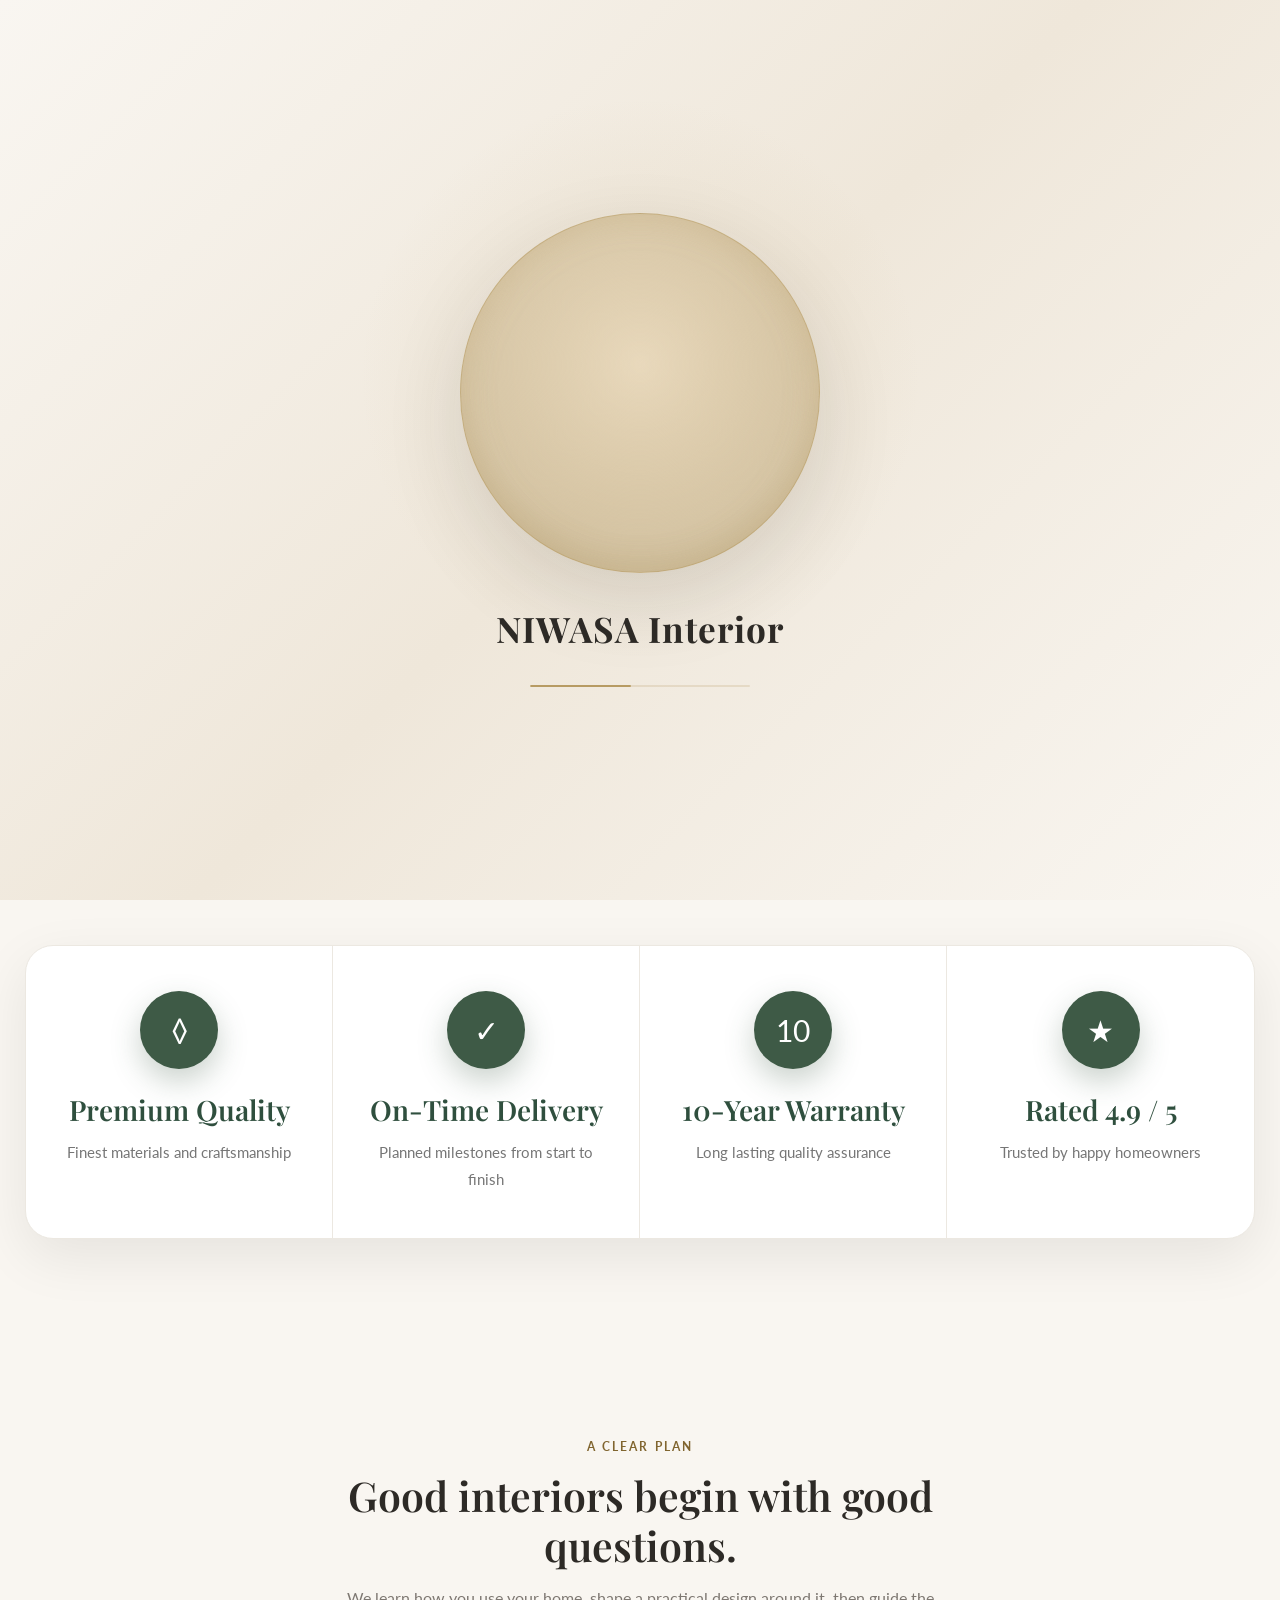
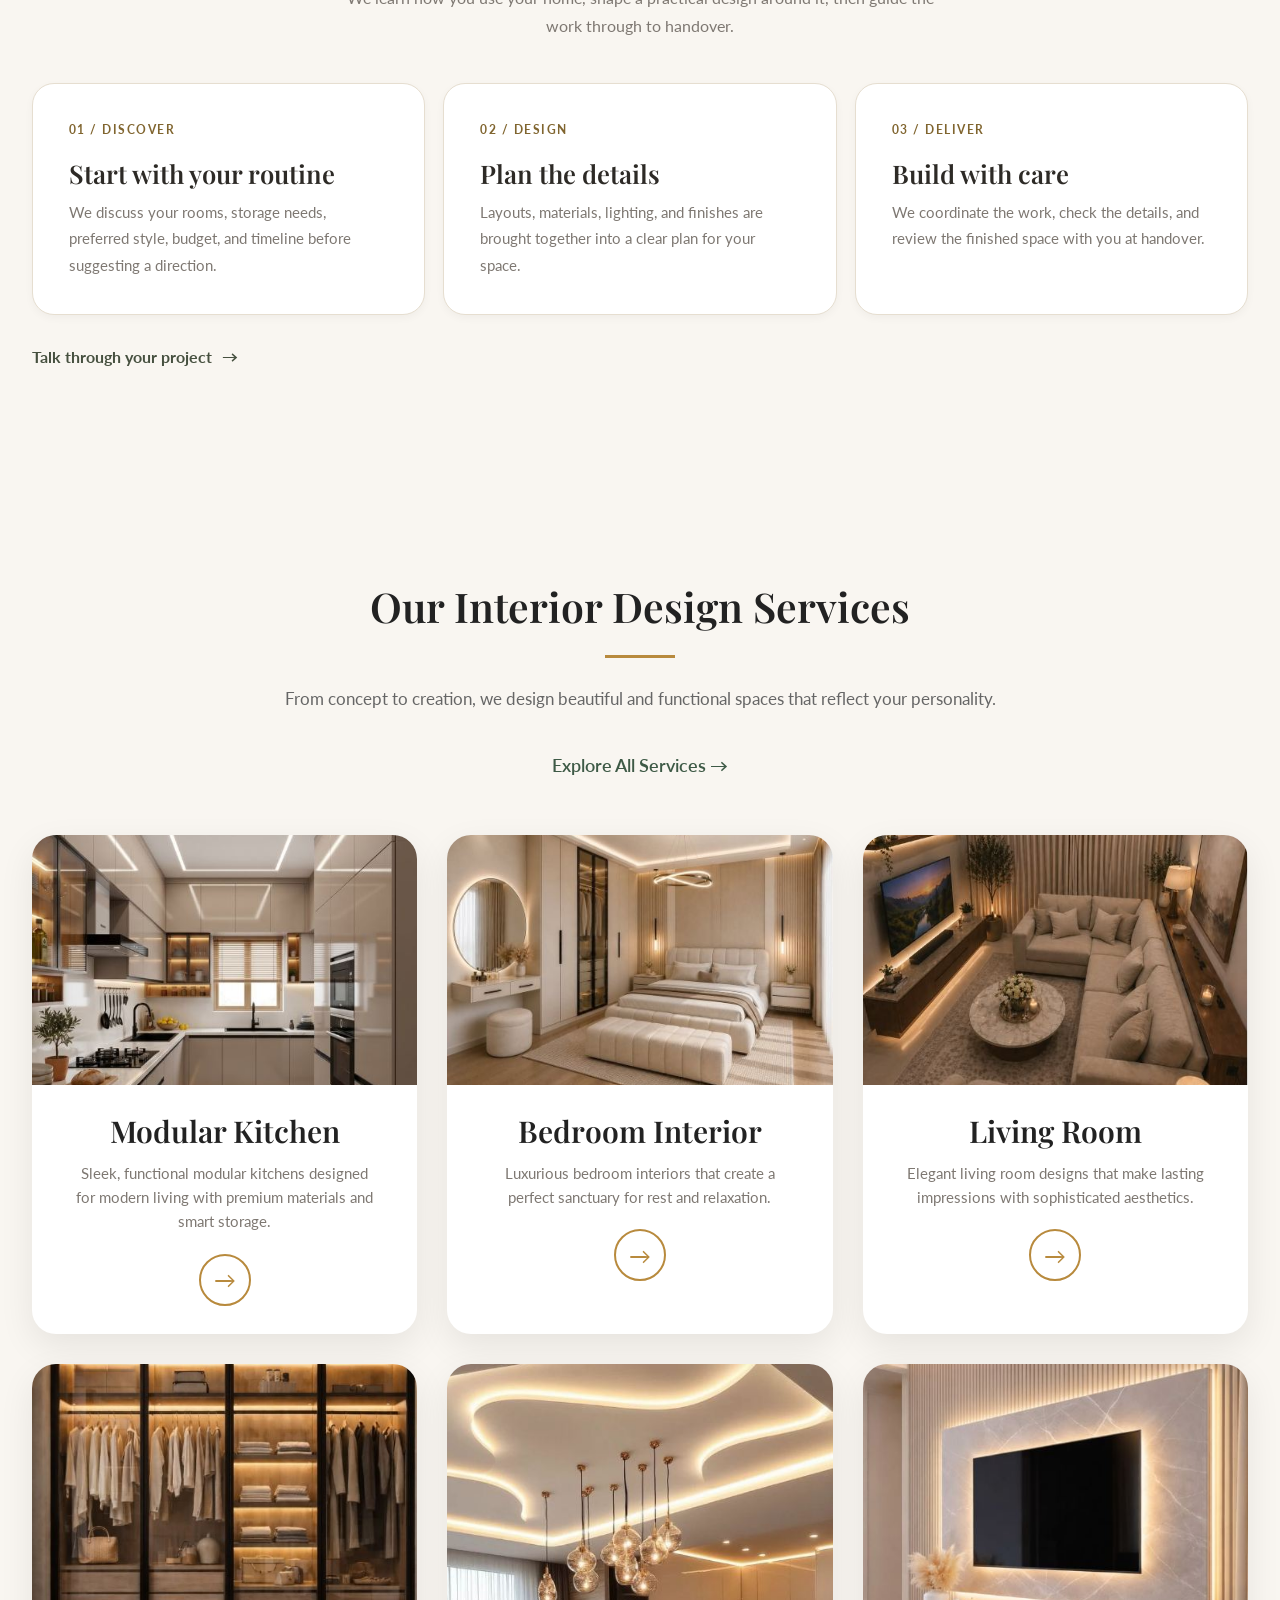
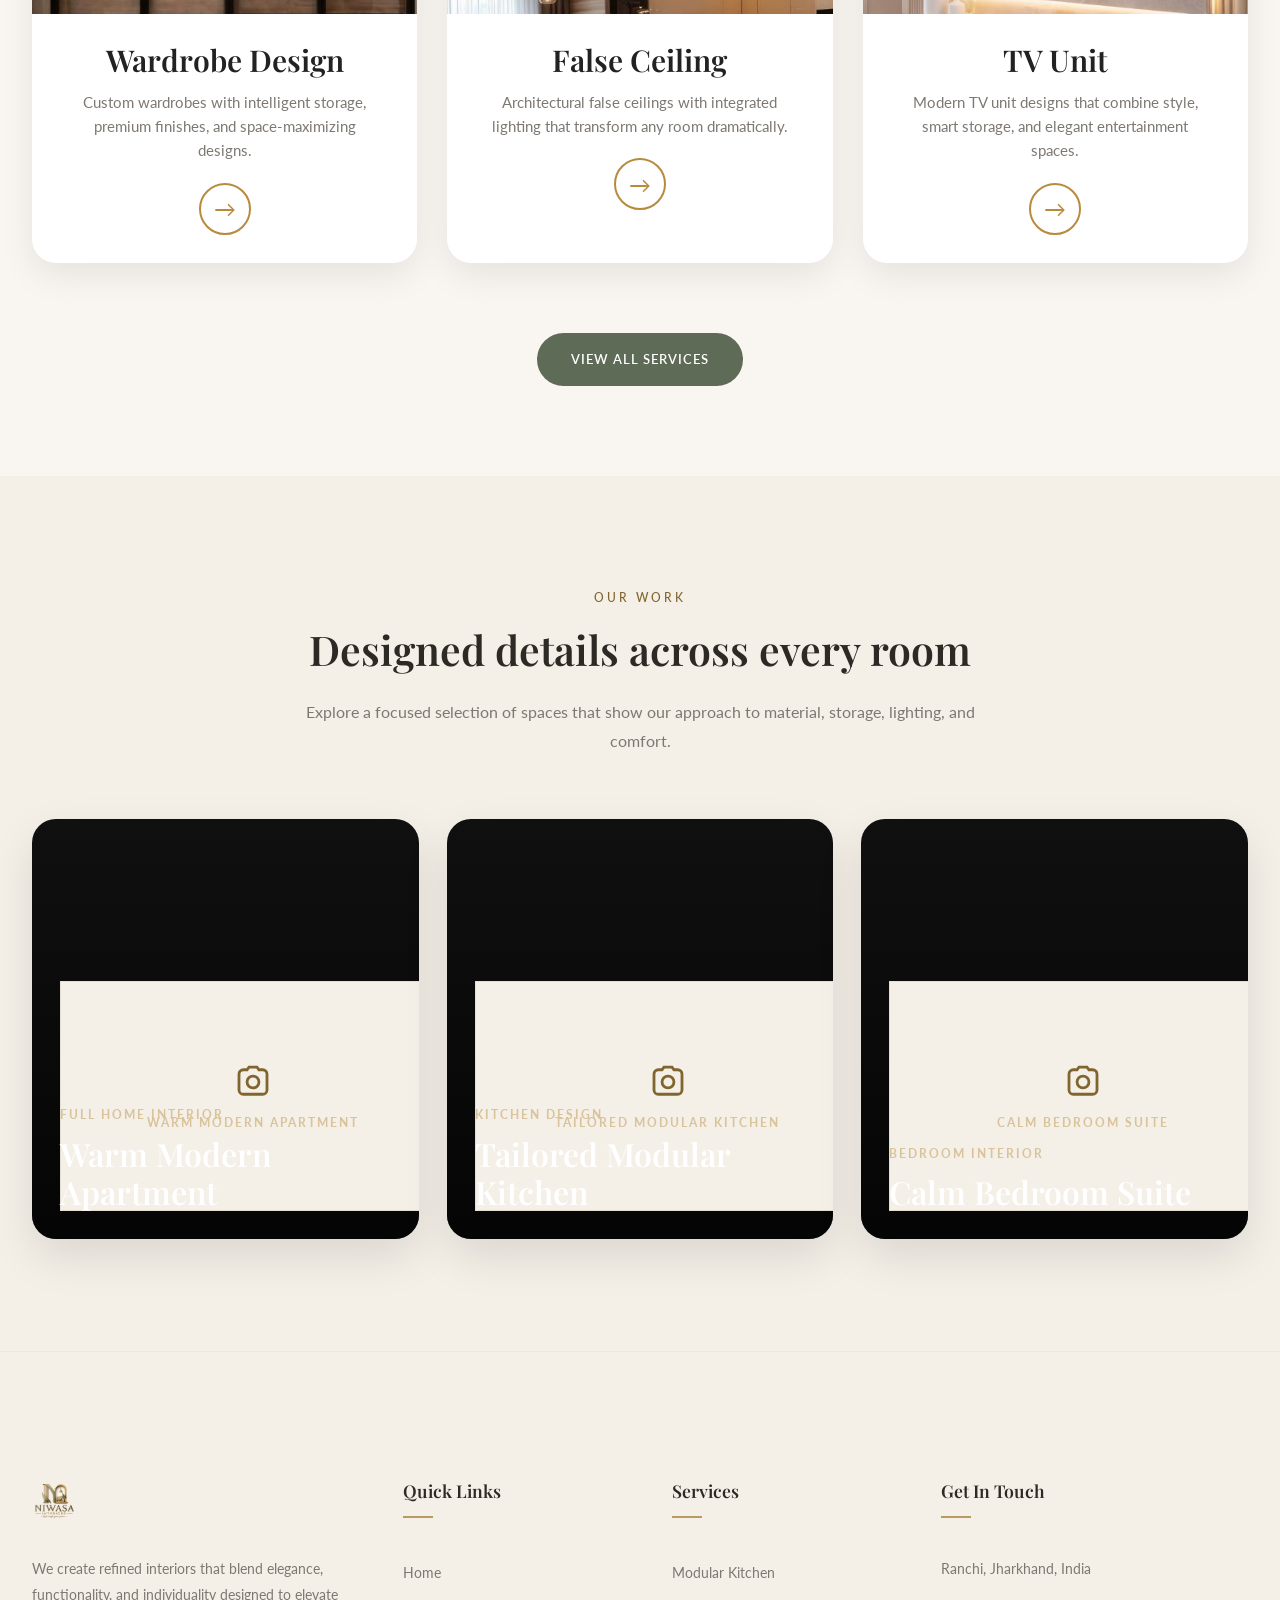
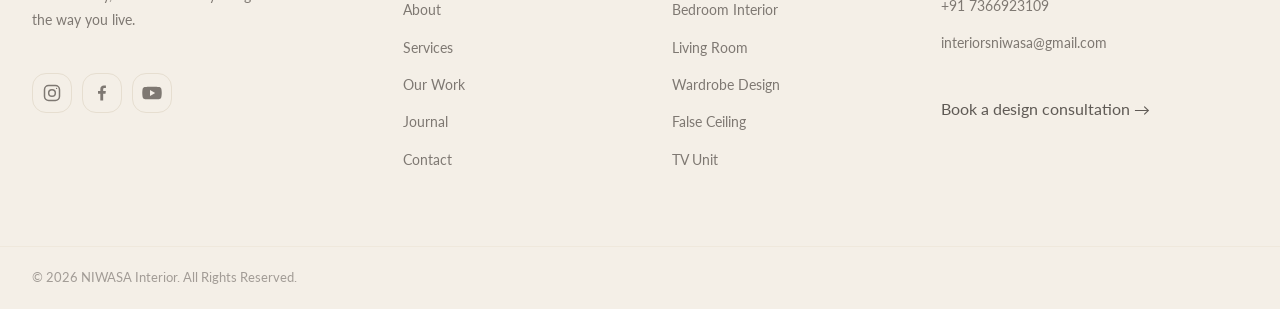
<file: index.html>
<!doctype html>
<html lang="en">
  <head>
    <meta charset="UTF-8" />
    <meta name="viewport" content="width=device-width, initial-scale=1.0" />
    <title>NIWASA Interior | Premium Interior Design Studio</title>
    <meta
      name="description"
      content="Premium interior design studio crafting timeless homes with elegance, functionality, and individuality."
    />
    <link rel="preload" as="image" href="static/images/hero/hero1.jpg" fetchpriority="high" />
    <link rel="preconnect" href="https://fonts.googleapis.com" />
    <link rel="preconnect" href="https://fonts.gstatic.com" crossorigin />
    <link rel="stylesheet" href="https://fonts.googleapis.com/css2?family=Playfair+Display:wght@400;500;600;700&family=Lato:wght@300;400;700;900&display=swap" media="print" onload="this.media='all'" />
    <noscript><link rel="stylesheet" href="https://fonts.googleapis.com/css2?family=Playfair+Display:wght@400;500;600;700&family=Lato:wght@300;400;700;900&display=swap" /></noscript>
    <link rel="stylesheet" href="static/css/core/site.css?v=20261110-homeux" />
    <link rel="stylesheet" href="static/css/pages/home.css?v=20261110-heroslide-v3" />
  </head>
  <body>
    <main class="main-content">
      <section class="hero-slider">
        <div class="slider">
          <div class="slide active is-initial-zoom-pending">
            <img
              src="static/images/hero/hero1.jpg"
              alt="Luxury modular kitchen"
              width="1494"
              height="1053"
              loading="eager"
              fetchpriority="high"
              decoding="async"
            />
          </div>
          <div class="slide">
            <img data-src="static/images/hero/hero2.jpg" alt="Luxury bedroom" width="1477" height="1065" decoding="async" />
          </div>
          <div class="slide">
            <img data-src="static/images/hero/hero3.jpg" alt="Luxury living room" width="1652" height="952" decoding="async" />
          </div>
          <div class="slide">
            <img data-src="static/images/hero/hero4.jpg" alt="Luxury wardrobe" width="1698" height="926" decoding="async" />
          </div>
          <div class="slide">
            <img data-src="static/images/hero/hero5.jpg" alt="Luxury dining room" width="1652" height="952" decoding="async" />
          </div>
          <div class="hero-overlay"></div>
          <div class="home-hero-content">
            <div class="home-hero-card">
              <h1>We Craft <br /><span>Your Space</span></h1>
              <p>
                Beautiful design. Thoughtful planning. Timeless interiors
                created around the way you live.
              </p>
              <div class="home-hero-buttons">
                <a href="contact.html#consultation" class="btn btn-primary"
                  >Book Free Consultation</a
                >
                <a href="our-work.html" class="btn btn-outline"
                  >View Our Work</a
                >
              </div>
            </div>
          </div>
          <div class="hero-gradient"></div>
          <div class="slider-dots">
            <span class="dot active"></span><span class="dot"></span
            ><span class="dot"></span><span class="dot"></span
            ><span class="dot"></span>
          </div>
        </div>
      </section>

      <section class="feature-strip" data-aos="fade-up">
        <div class="feature-card">
          <div class="feature-item">
            <div class="feature-icon">&loz;</div>
            <h2>Premium Quality</h2>
            <p>Finest materials and craftsmanship</p>
          </div>
          <div class="feature-item">
            <div class="feature-icon">&#10003;</div>
            <h2>On-Time Delivery</h2>
            <p>Planned milestones from start to finish</p>
          </div>
          <div class="feature-item">
            <div class="feature-icon">10</div>
            <h2>10-Year Warranty</h2>
            <p>Long lasting quality assurance</p>
          </div>
          <div class="feature-item">
            <div class="feature-icon">&#9733;</div>
            <h2>Rated 4.9 / 5</h2>
            <p>Trusted by happy homeowners</p>
          </div>
        </div>
      </section>

      <section class="home-process section" aria-labelledby="homeProcessTitle" data-aos="fade-up">
        <div class="container">
          <div class="home-process-intro">
            <span class="section-label">A CLEAR PLAN</span>
            <h2 id="homeProcessTitle" class="section-title">Good interiors begin with good questions.</h2>
            <p class="section-subtitle">We learn how you use your home, shape a practical design around it, then guide the work through to handover.</p>
          </div>
          <div class="home-process-grid">
            <article class="home-process-step">
              <span class="home-process-number">01 / DISCOVER</span>
              <h3>Start with your routine</h3>
              <p>We discuss your rooms, storage needs, preferred style, budget, and timeline before suggesting a direction.</p>
            </article>
            <article class="home-process-step">
              <span class="home-process-number">02 / DESIGN</span>
              <h3>Plan the details</h3>
              <p>Layouts, materials, lighting, and finishes are brought together into a clear plan for your space.</p>
            </article>
            <article class="home-process-step">
              <span class="home-process-number">03 / DELIVER</span>
              <h3>Build with care</h3>
              <p>We coordinate the work, check the details, and review the finished space with you at handover.</p>
            </article>
          </div>
          <a href="contact.html#consultation" class="home-process-link">Talk through your project <span aria-hidden="true">&rarr;</span></a>
        </div>
      </section>

      <section id="services" class="services-section" data-aos="fade-up">
        <div class="container services-container">
          <div class="services-left">
            <h2>Our Interior Design Services</h2>
            <div class="gold-line"></div>
            <p>
              From concept to creation, we design beautiful and functional
              spaces that reflect your personality.
            </p>
            <a href="services.html" class="explore-link"
              >Explore All Services &rarr;</a
            >
          </div>
          <div class="services-grid" data-home-services></div>
        </div>
        <div class="services-button">
          <a href="services.html" class="btn btn-primary">View All Services</a>
        </div>
      </section>

      <section class="home-work section" data-aos="fade-up">
        <div class="container">
          <div class="section-header">
            <span class="section-label">OUR WORK</span>
            <h2 class="section-title">Designed details across every room</h2>
            <p class="section-subtitle">
              Explore a focused selection of spaces that show our approach to
              material, storage, lighting, and comfort.
            </p>
          </div>
          <div class="work-preview-grid" data-work-preview></div>
        </div>
      </section>
    </main>
    <script src="static/js/core/site-data.js?v=20261103-lcp" defer></script>
    <script src="static/js/core/site-config.js?v=20261102" defer></script>
    <script src="static/js/core/layout.js?v=20261110-homeux" defer></script>
    <script src="static/js/core/main.js?v=20261110-heroslide-v3" defer></script>
    <script src="static/js/pages/home.js?v=20261110-homeux" defer></script>
    <script src="static/js/pages/contact.js?v=20261110-popuponce" defer></script>
  </body>
</html>
</file>
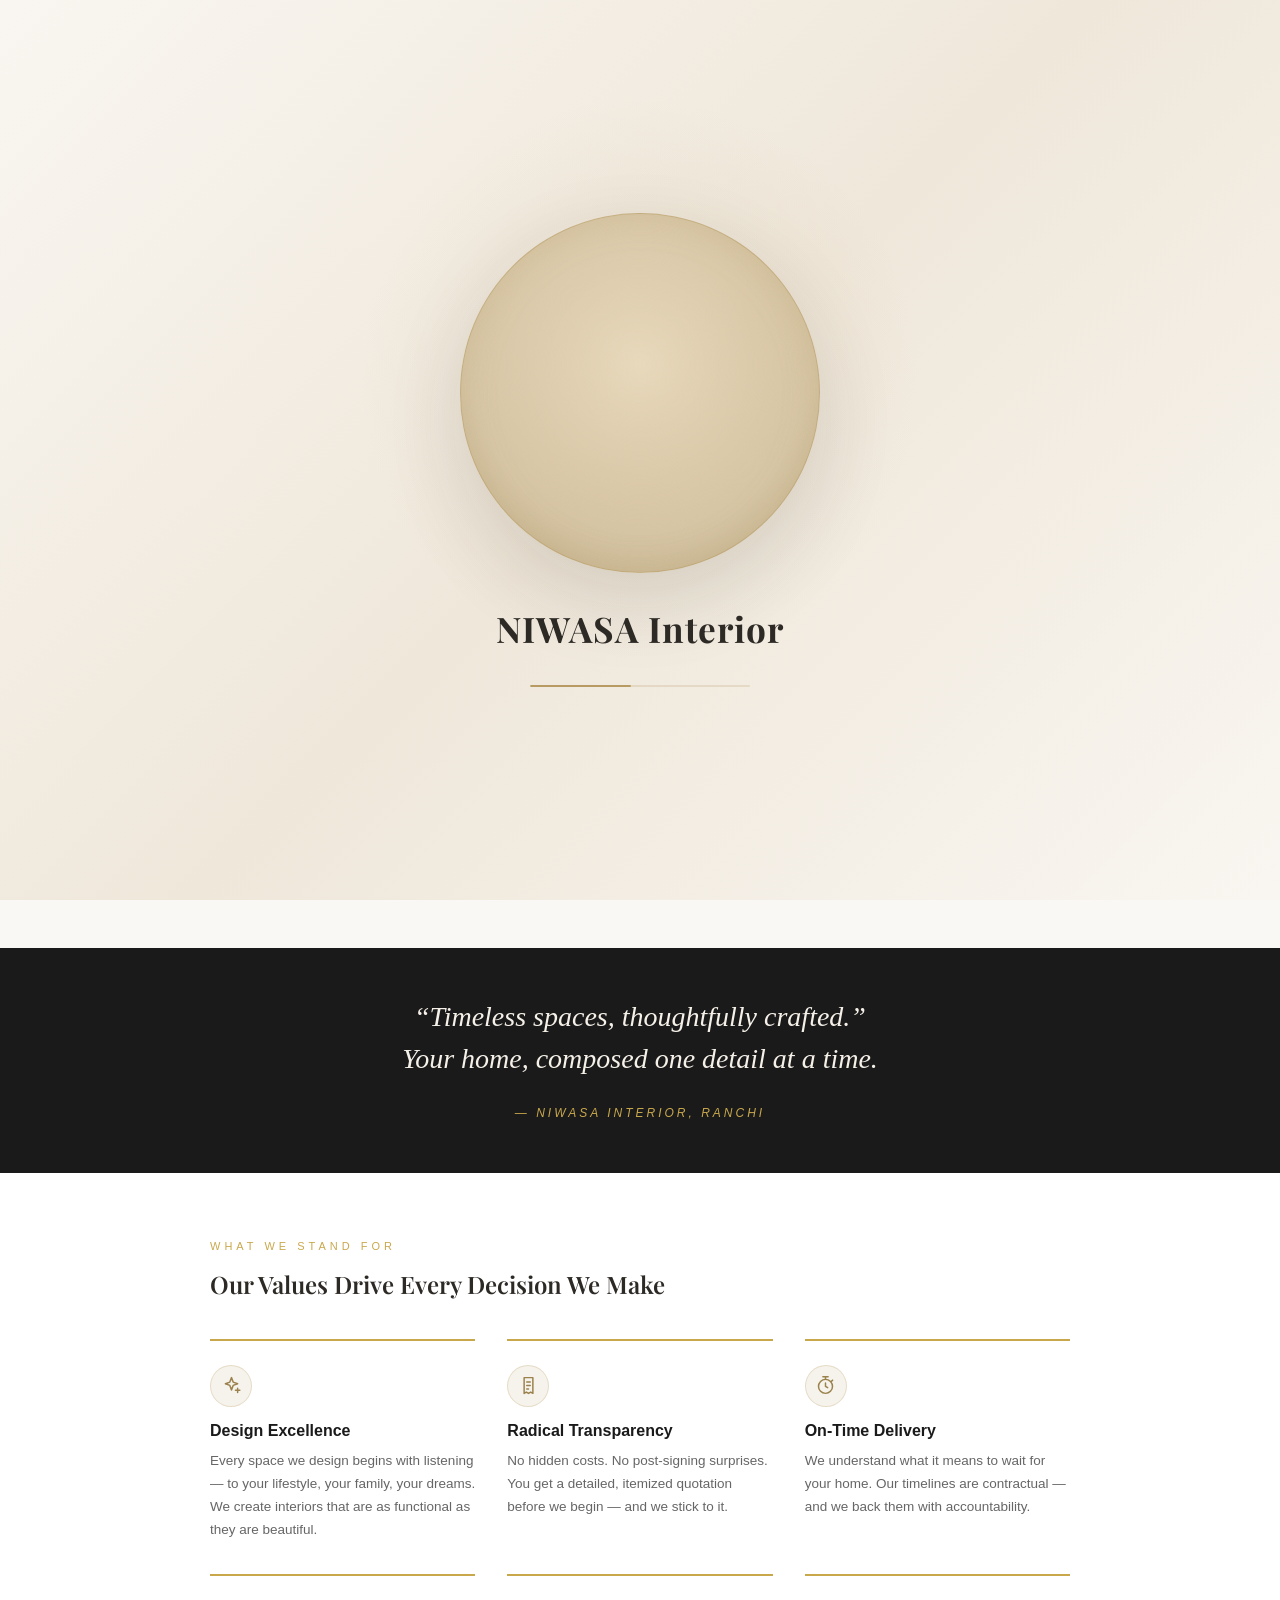
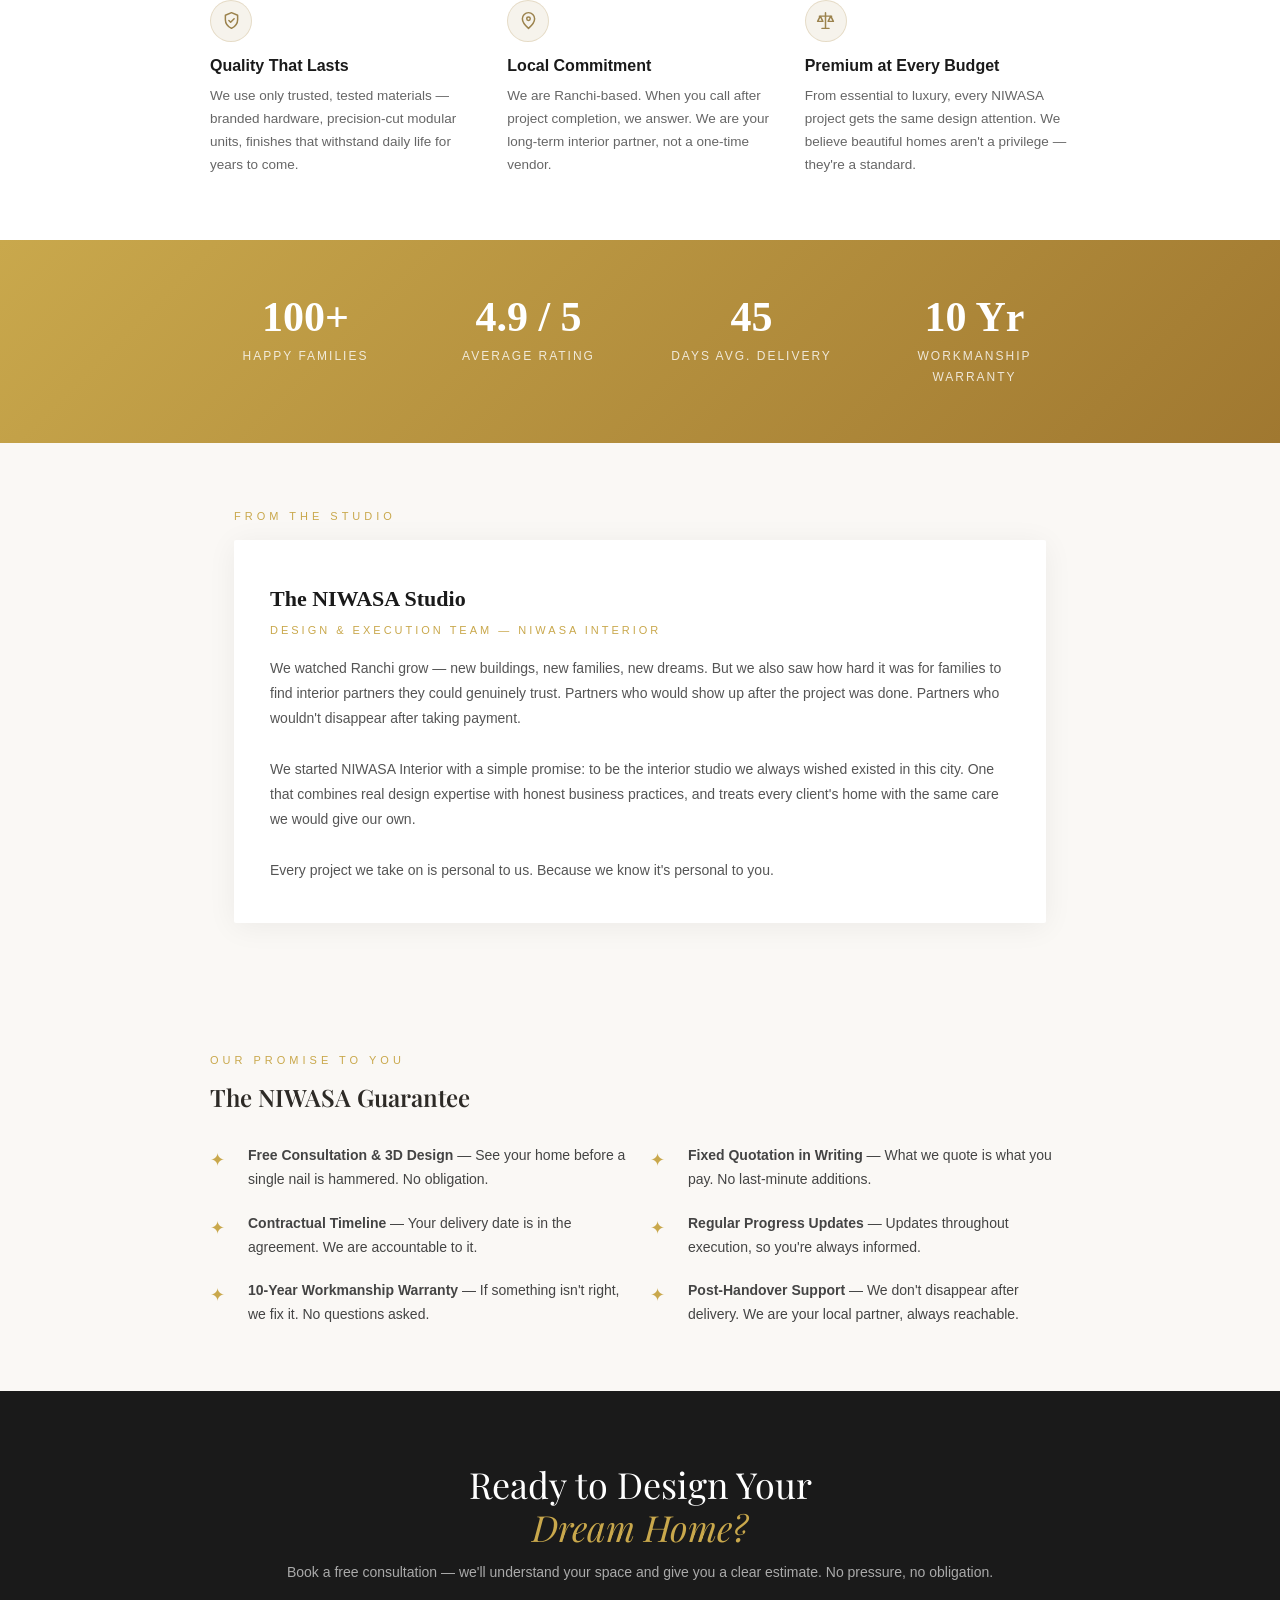
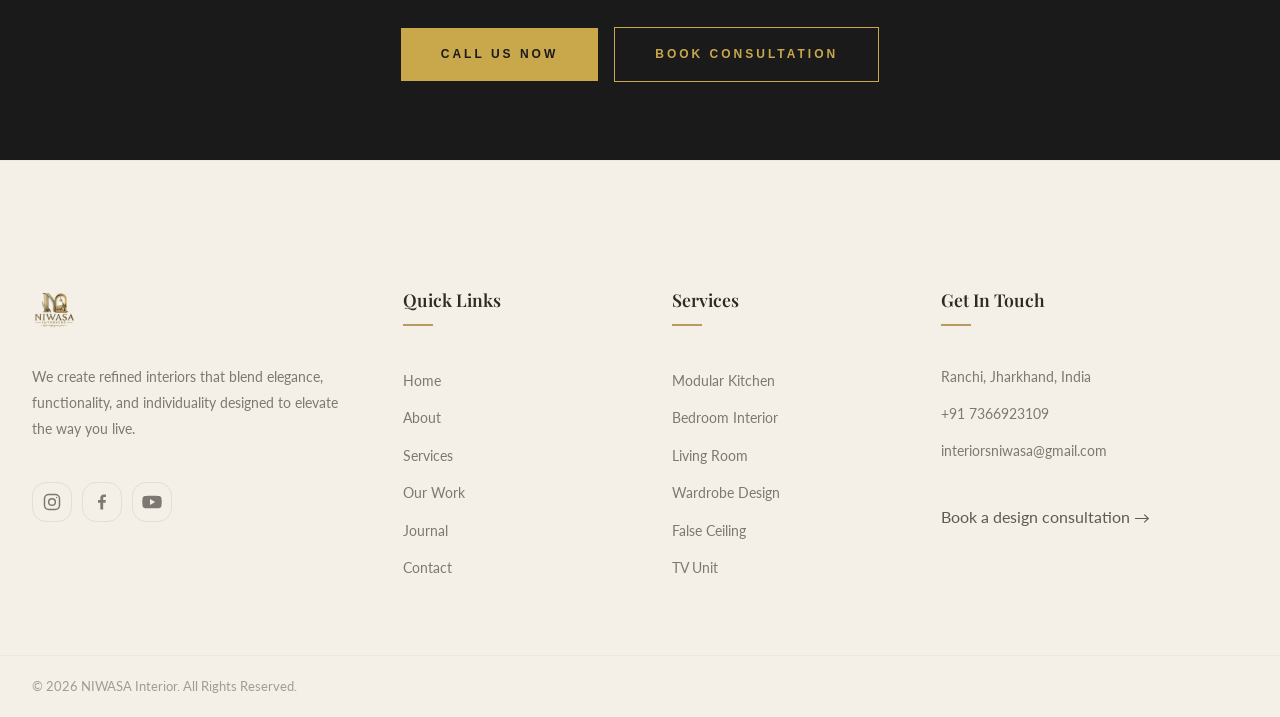
<file: about.html>
<!DOCTYPE html>
<html lang="en">
<head>
  <meta charset="UTF-8">
  <meta name="viewport" content="width=device-width, initial-scale=1.0">
  <title>About | NIWASA Interior</title>
  <meta name="description" content="Learn about NIWASA Interior's design process, material-first approach, and execution values.">
  <link rel="preconnect" href="https://fonts.googleapis.com" />
  <link rel="preconnect" href="https://fonts.gstatic.com" crossorigin />
  <link rel="stylesheet" href="https://fonts.googleapis.com/css2?family=Playfair+Display:wght@400;500;600;700&family=Lato:wght@300;400;700;900&display=swap" media="print" onload="this.media='all'" />
    <noscript><link rel="stylesheet" href="https://fonts.googleapis.com/css2?family=Playfair+Display:wght@400;500;600;700&family=Lato:wght@300;400;700;900&display=swap" /></noscript>
  <link rel="stylesheet" href="static/css/core/site.css?v=20261110-homeux">
  <link rel="stylesheet" href="static/css/pages/about.css?v=20261110-studio-layout">
</head>
<body>
  <main class="main-content">
    <div class="ao-page">

      <!-- HERO -->
      <section class="ao-hero">
        <p class="ao-hero-eyebrow">About NIWASA Interior</p>
        <h1>Ranchi's Home Has a<br><span>New Standard</span></h1>
        <p class="ao-hero-sub">We don't just design interiors. We craft spaces where your family's most beautiful moments will happen — for decades to come.</p>
        <div class="ao-gold-line"></div>
      </section>

      <!-- BRAND STORY -->
      <section class="ao-section">
        <p class="ao-section-label">Our Story</p>
        <h2>Built in Ranchi. Built for Ranchi Homes.</h2>
        <p>
          Ranchi is changing. New apartments are rising across the city. Families are investing in their first homes, their dream homes. But for too long, they had only two choices — <strong>expensive metro-based firms</strong> that don't understand local needs, or <strong>local contractors</strong> who compromise on quality and finish.
        </p>
        <p>
          <strong>NIWASA Interior was founded to change that.</strong> We are a premium home interior and modular furniture studio built right here in Ranchi — combining world-class design sensibility with deep local understanding, transparent pricing, and the kind of personal service that only a homegrown company can offer.
        </p>
        <p>
          We believe that every family in Ranchi — whether in a 2BHK apartment or a sprawling villa — deserves a home that feels intentional, beautiful, and entirely their own. That belief is the foundation of everything we do.
        </p>
      </section>

      <!-- QUOTE -->
      <div class="ao-quote-block">
        <blockquote>&ldquo;Timeless spaces, thoughtfully crafted.&rdquo;<br>Your home, composed one detail at a time.</blockquote>
        <cite>&mdash; NIWASA Interior, Ranchi</cite>
      </div>

      <!-- VALUES -->
      <div class="ao-values-bg">
        <div class="ao-values-inner">
          <p class="ao-section-label">What We Stand For</p>
          <h2>Our Values Drive Every Decision We Make</h2>
          <div class="ao-values-grid">
            <div class="ao-value-card">
              <div class="ao-value-icon"><svg viewBox="0 0 24 24" aria-hidden="true"><path d="m12 3 1.9 5.1L19 10l-5.1 1.9L12 17l-1.9-5.1L5 10l5.1-1.9L12 3Z"/><path d="M19 15v5m2.5-2.5h-5"/></svg></div>
              <h3>Design Excellence</h3>
              <p>Every space we design begins with listening — to your lifestyle, your family, your dreams. We create interiors that are as functional as they are beautiful.</p>
            </div>
            <div class="ao-value-card">
              <div class="ao-value-icon"><svg viewBox="0 0 24 24" aria-hidden="true"><path d="M7 3h10v18l-2.5-1.5L12 21l-2.5-1.5L7 21V3Z"/><path d="M10 8h4m-4 4h4m-4 4h2"/></svg></div>
              <h3>Radical Transparency</h3>
              <p>No hidden costs. No post-signing surprises. You get a detailed, itemized quotation before we begin — and we stick to it.</p>
            </div>
            <div class="ao-value-card">
              <div class="ao-value-icon"><svg viewBox="0 0 24 24" aria-hidden="true"><circle cx="12" cy="13" r="8"/><path d="M12 9v4l2.5 1.5M9 2h6m-3 0v3m6.7 2.3 1.4-1.4"/></svg></div>
              <h3>On-Time Delivery</h3>
              <p>We understand what it means to wait for your home. Our timelines are contractual — and we back them with accountability.</p>
            </div>
            <div class="ao-value-card">
              <div class="ao-value-icon"><svg viewBox="0 0 24 24" aria-hidden="true"><path d="m12 3 7 3v5c0 4.4-2.8 7.8-7 10-4.2-2.2-7-5.6-7-10V6l7-3Z"/><path d="m9 12 2 2 4-4"/></svg></div>
              <h3>Quality That Lasts</h3>
              <p>We use only trusted, tested materials — branded hardware, precision-cut modular units, finishes that withstand daily life for years to come.</p>
            </div>
            <div class="ao-value-card">
              <div class="ao-value-icon"><svg viewBox="0 0 24 24" aria-hidden="true"><path d="M19 10c0 5-7 11-7 11S5 15 5 10a7 7 0 1 1 14 0Z"/><circle cx="12" cy="10" r="2"/></svg></div>
              <h3>Local Commitment</h3>
              <p>We are Ranchi-based. When you call after project completion, we answer. We are your long-term interior partner, not a one-time vendor.</p>
            </div>
            <div class="ao-value-card">
              <div class="ao-value-icon"><svg viewBox="0 0 24 24" aria-hidden="true"><path d="M12 3v17m-7-13h14M6 7l-3 6h6L6 7Zm12 0-3 6h6l-3-6ZM8 21h8"/></svg></div>
              <h3>Premium at Every Budget</h3>
              <p>From essential to luxury, every NIWASA project gets the same design attention. We believe beautiful homes aren't a privilege — they're a standard.</p>
            </div>
          </div>
        </div>
      </div>

      <!-- STATS -->
      <div class="ao-stats-bg">
        <div class="ao-stats-inner">
          <div>
            <div class="ao-stat-num">100+</div>
            <div class="ao-stat-label">Happy Families</div>
          </div>
          <div>
            <div class="ao-stat-num">4.9 / 5</div>
            <div class="ao-stat-label">Average Rating</div>
          </div>
          <div>
            <div class="ao-stat-num">45</div>
            <div class="ao-stat-label">Days Avg. Delivery</div>
          </div>
          <div>
            <div class="ao-stat-num">10 Yr</div>
            <div class="ao-stat-label">Workmanship Warranty</div>
          </div>
        </div>
      </div>

      <!-- FOUNDER / STUDIO -->
      <section class="ao-founder-section">
        <p class="ao-section-label">From the Studio</p>
        <div class="ao-founder-card">
          <div>
            <div class="ao-founder-name">The NIWASA Studio</div>
            <div class="ao-founder-title">Design &amp; Execution Team — NIWASA Interior</div>
            <p class="ao-founder-bio">
              We watched Ranchi grow — new buildings, new families, new dreams. But we also saw how hard it was for families to find interior partners they could genuinely trust. Partners who would show up after the project was done. Partners who wouldn't disappear after taking payment.<br><br>
              We started NIWASA Interior with a simple promise: to be the interior studio we always wished existed in this city. One that combines real design expertise with honest business practices, and treats every client's home with the same care we would give our own.<br><br>
              Every project we take on is personal to us. Because we know it's personal to you.
            </p>
          </div>
        </div>
      </section>

      <!-- OUR PROMISE -->
      <div class="ao-promise-bg">
        <div class="ao-promise-inner">
          <p class="ao-section-label">Our Promise to You</p>
          <h2>The NIWASA Guarantee</h2>
          <ul class="ao-promise-list">
            <li><span class="ao-check">✦</span><div><strong>Free Consultation &amp; 3D Design</strong> — See your home before a single nail is hammered. No obligation.</div></li>
            <li><span class="ao-check">✦</span><div><strong>Fixed Quotation in Writing</strong> — What we quote is what you pay. No last-minute additions.</div></li>
            <li><span class="ao-check">✦</span><div><strong>Contractual Timeline</strong> — Your delivery date is in the agreement. We are accountable to it.</div></li>
            <li><span class="ao-check">✦</span><div><strong>Regular Progress Updates</strong> — Updates throughout execution, so you're always informed.</div></li>
            <li><span class="ao-check">✦</span><div><strong>10-Year Workmanship Warranty</strong> — If something isn't right, we fix it. No questions asked.</div></li>
            <li><span class="ao-check">✦</span><div><strong>Post-Handover Support</strong> — We don't disappear after delivery. We are your local partner, always reachable.</div></li>
          </ul>
        </div>
      </div>

      <!-- CTA -->
      <section class="ao-cta-section">
        <h2>Ready to Design Your<br><span>Dream Home?</span></h2>
        <p>Book a free consultation — we'll understand your space and give you a clear estimate. No pressure, no obligation.</p>
        <a class="ao-cta-btn" href="tel:+917366923109"> Call Us Now</a>
        <a class="ao-cta-btn outline" href="contact.html#consultation">Book Consultation</a>
      </section>

    </div>
  </main>
  <script src="static/js/core/site-data.js?v=20261103-lcp" defer></script>
  <script src="static/js/core/site-config.js?v=20261102" defer></script>
  <script src="static/js/core/layout.js?v=20261110-homeux" defer></script>
  <script src="static/js/core/main.js?v=20261110-heroslide-v3" defer></script>
  <script src="static/js/pages/about.js" defer></script>
  <script src="static/js/pages/contact.js?v=20261110-popuponce" defer></script>
</body>
</html>
</file>
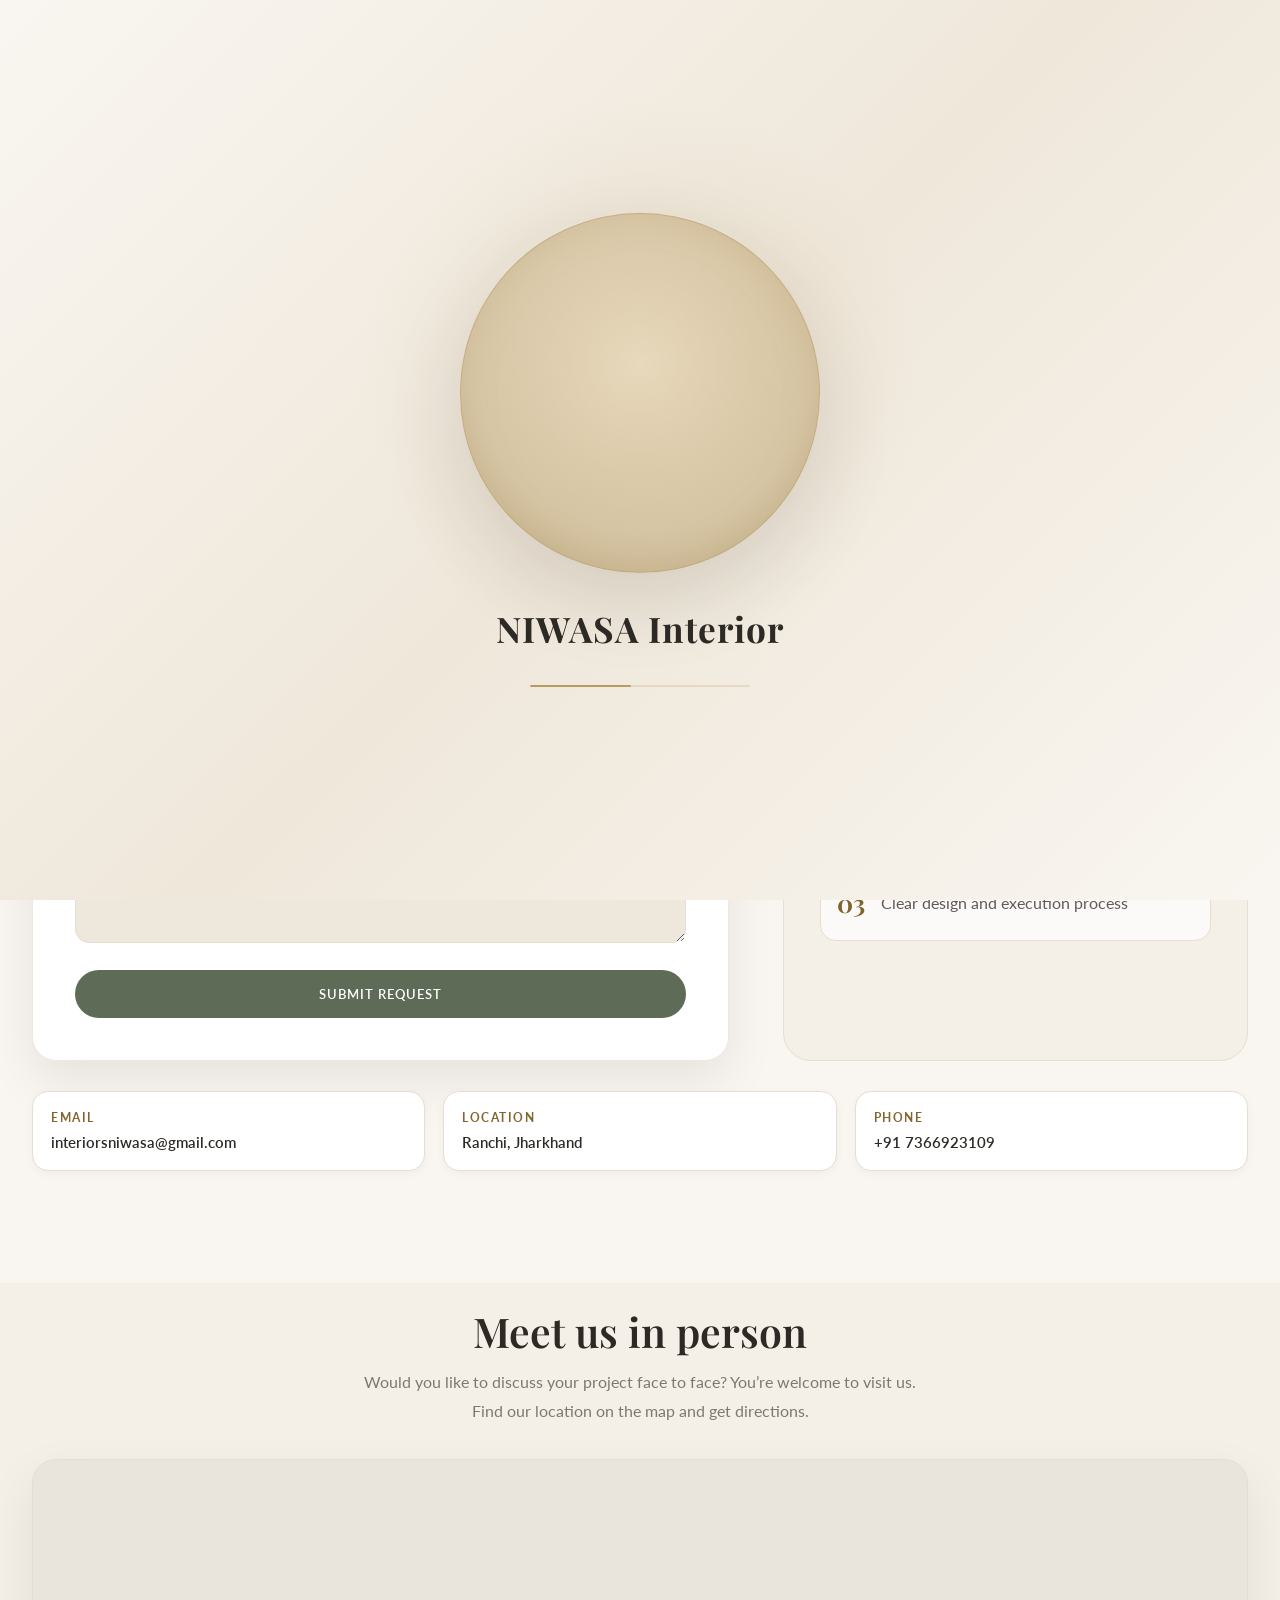
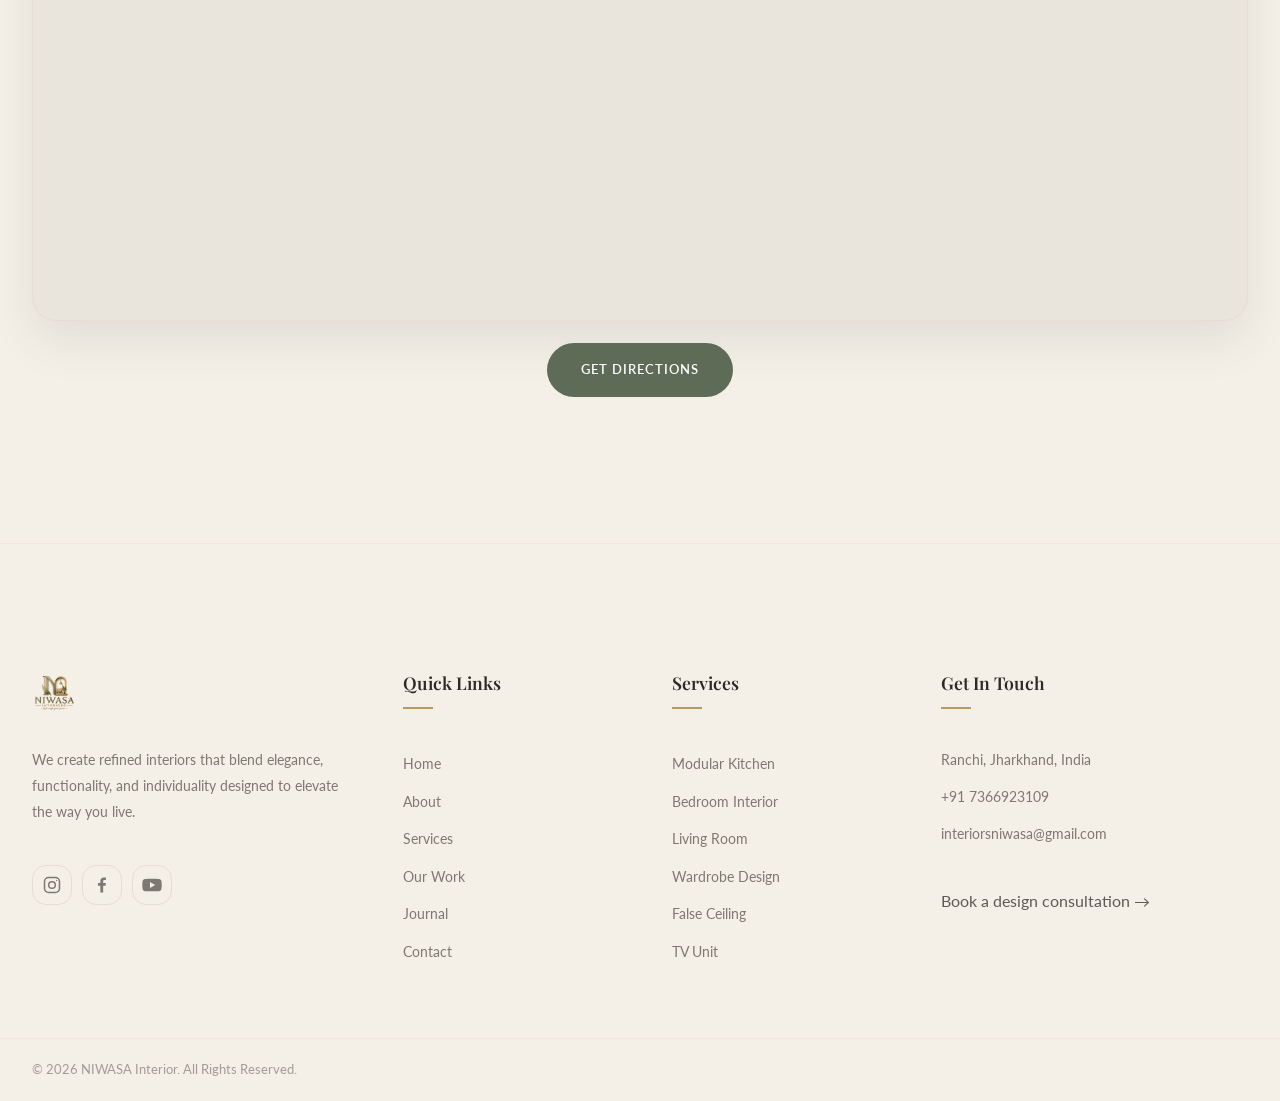
<file: contact.html>
<!DOCTYPE html>
<html lang="en">
<head>
  <meta charset="UTF-8">
  <meta name="viewport" content="width=device-width, initial-scale=1.0">
  <title>Contact | NIWASA Interior</title>
  <meta name="description" content="Contact NIWASA Interior to plan your home interior consultation.">
  <link rel="preconnect" href="https://fonts.googleapis.com" />
    <link rel="preconnect" href="https://fonts.gstatic.com" crossorigin />
    <link rel="stylesheet" href="https://fonts.googleapis.com/css2?family=Playfair+Display:wght@400;500;600;700&family=Lato:wght@300;400;700;900&display=swap" media="print" onload="this.media='all'" />
    <noscript><link rel="stylesheet" href="https://fonts.googleapis.com/css2?family=Playfair+Display:wght@400;500;600;700&family=Lato:wght@300;400;700;900&display=swap" /></noscript>
    <link rel="stylesheet" href="static/css/core/site.css?v=20261110-homeux">
  <link rel="stylesheet" href="static/css/pages/contact.css?v=20261103-performance">
</head>
<body>
  <main class="main-content">
    <section class="page-hero">
      <div class="container">
        <div class="page-hero-content">
          <p class="page-hero-label">GET IN TOUCH</p>
          <h1 class="page-hero-title">Start Your Interior Design Journey</h1>
          <p class="page-hero-subtitle">Tell us about your space. Our team will help you shape the next step clearly.</p>
        </div>
      </div>
    </section>

    <section class="contact-page section" id="consultation" data-aos="fade-up">
      <div class="container contact-grid">
        <form id="consultationForm" class="card card-body contact-form" data-custom-submit="contact-lead">
          <h2 class="contact-form-title">Book a design consultation</h2>
          <div class="contact-form-fields">
            <div class="form-group"><label class="form-label" for="contactName">Name</label><input id="contactName" class="form-input" name="name" autocomplete="name" required></div>
            <div class="form-group"><label class="form-label" for="contactPhone">Phone</label><input id="contactPhone" class="form-input" type="tel" name="phone" autocomplete="tel" inputmode="numeric" pattern="[6-9][0-9]{9}" minlength="10" maxlength="10" title="Enter a 10-digit mobile number starting with 6, 7, 8, or 9." required></div>
            <div class="form-group"><label class="form-label" for="contactEmail">Email</label><input id="contactEmail" class="form-input" type="email" name="email" autocomplete="email"></div>
            <div class="form-group"><label class="form-label" for="projectType">Project Type</label><select id="projectType" class="form-select" name="project_type"><option>Full Home Interior</option><option>Modular Kitchen</option><option>Bedroom / Wardrobe</option><option>Living Room</option><option>Other</option></select></div>
            <div class="form-group contact-message-field"><label class="form-label" for="contactMessage">Message</label><textarea id="contactMessage" class="form-textarea" name="message" placeholder="Tell us about your rooms, timeline, and design style."></textarea></div>
            <button class="btn btn-primary contact-submit" type="submit">Submit Request</button>
            <div class="lead-form-status" role="status" aria-live="polite" hidden></div>
          </div>
        </form>
        <div class="contact-panel">
          <h2 class="section-title">Share your space, timeline, and design goals</h2>
          <p class="section-subtitle">Whether it is one room or a complete home, we will respond with a clear next step.</p>
          <div class="contact-highlights">
            <div><strong>01</strong><span>Free first consultation</span></div>
            <div><strong>02</strong><span>Room-wise and full-home planning</span></div>
            <div><strong>03</strong><span>Clear design and execution process</span></div>
          </div>
        </div>
        <div class="contact-info-list">
          <a href="mailto:interiorsniwasa@gmail.com" class="contact-info-card"><span>Email</span><strong>interiorsniwasa@gmail.com</strong></a>
          <div class="contact-info-card"><span>Location</span><strong>Ranchi, Jharkhand</strong></div>
          <a href="tel:+917366923109" class="contact-info-card"><span>Phone</span><strong>+91 7366923109</strong></a>
        </div>
      </div>
    </section>

    <section class="contact-visit section" id="visit-us" aria-labelledby="visitUsTitle">
      <div class="container">
        <div class="contact-visit-heading">
          <p class="page-hero-label">VISIT NIWASA</p>
          <h2 id="visitUsTitle" class="section-title">Meet us in person</h2>
          <p class="section-subtitle">Would you like to discuss your project face to face? You’re welcome to visit us.</p>
          <p class="section-subtitle">Find our location on the map and get directions.</p>
        </div>
        <div class="contact-map-frame">
          <iframe
            src="https://maps.google.com/maps?q=23.3815471%2C85.298274&z=16&output=embed"
            title="NIWASA Interiors location on Google Maps"
            loading="lazy"
            referrerpolicy="no-referrer-when-downgrade"
            allowfullscreen>
          </iframe>
        </div>
        <div class="contact-visit-heading">
          <a class="btn btn-primary contact-visit-directions" href="https://maps.app.goo.gl/3SPs3e5pY4VjYBdB7" target="_blank" rel="noopener noreferrer">Get directions</a>
        </div>
      </div>
    </section>
  </main>
  <script src="static/js/core/site-data.js?v=20261103-lcp" defer></script>
  <script src="static/js/core/site-config.js?v=20261102" defer></script>
  <script src="static/js/core/layout.js?v=20261110-homeux" defer></script>
  <script src="static/js/core/main.js?v=20261110-heroslide-v3" defer></script>
  <script src="static/js/pages/contact.js?v=20261110-popuponce" defer></script>
</body>
</html>
</file>
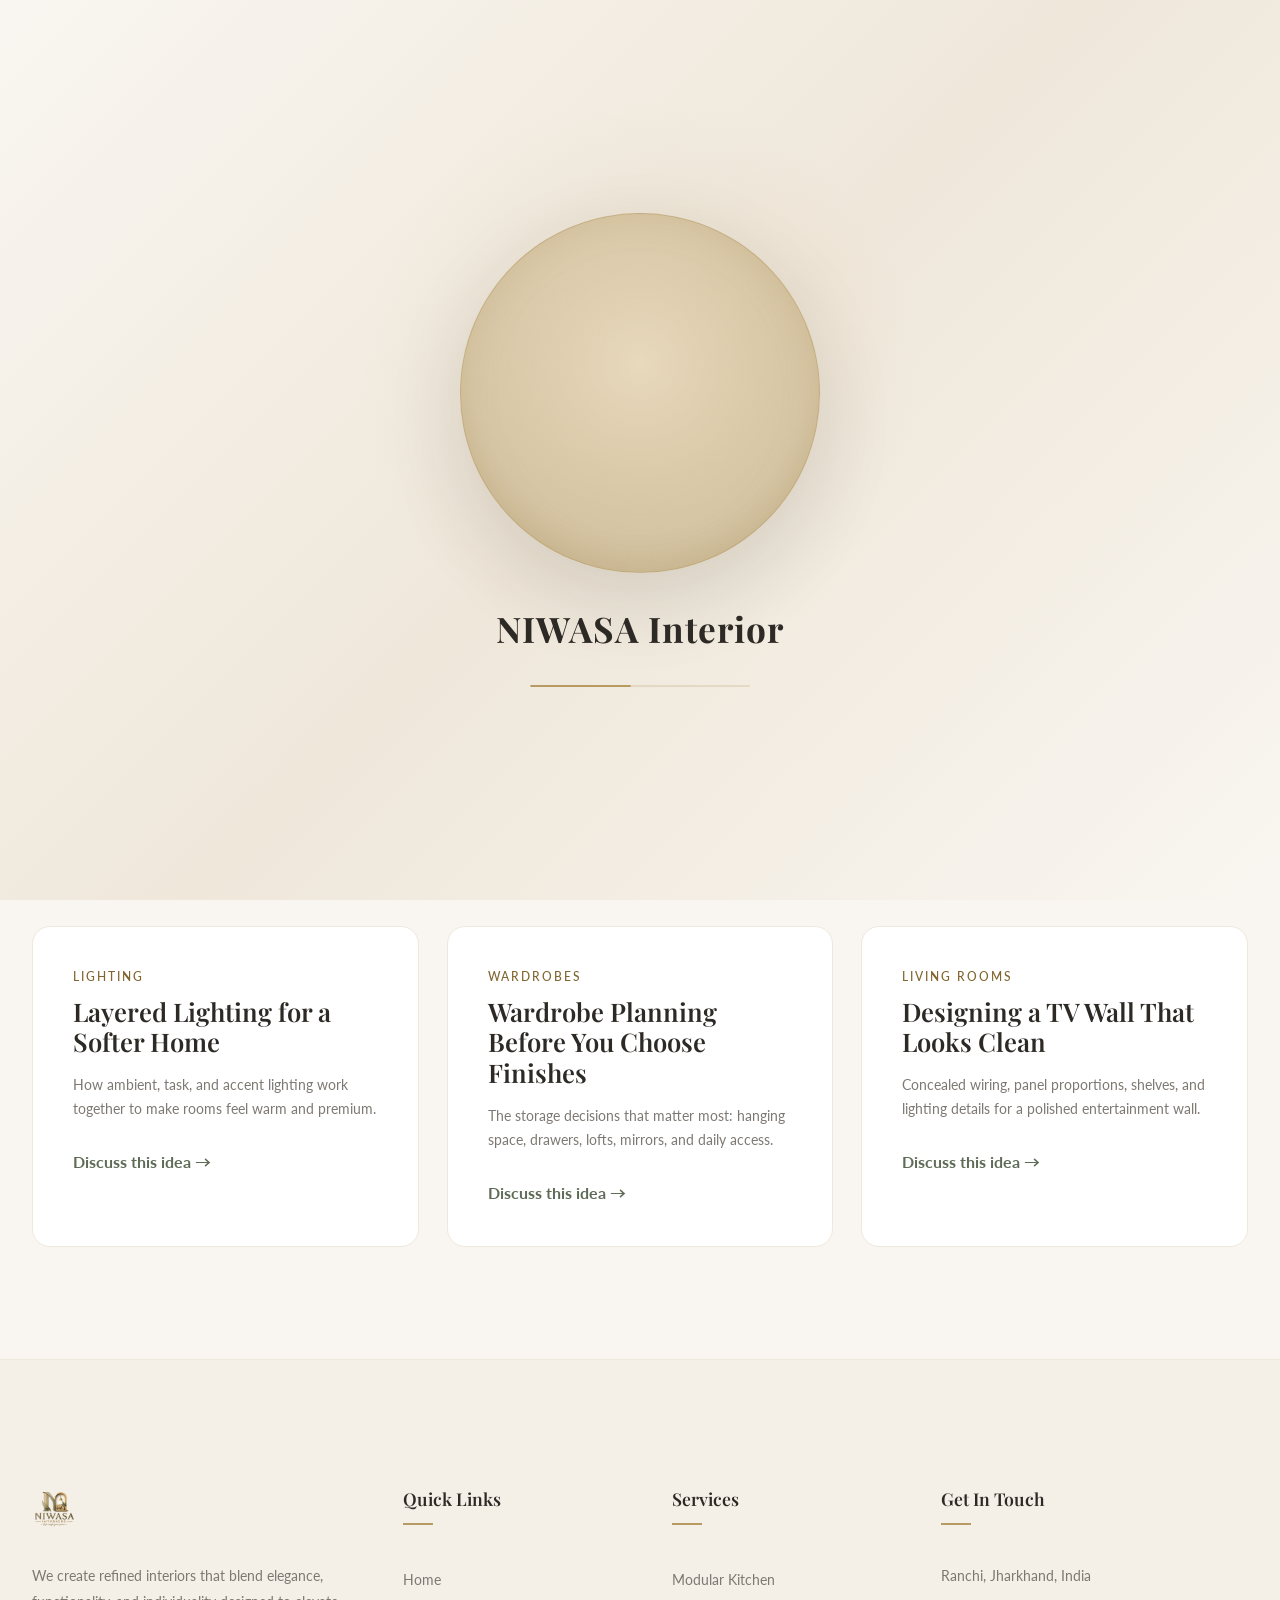
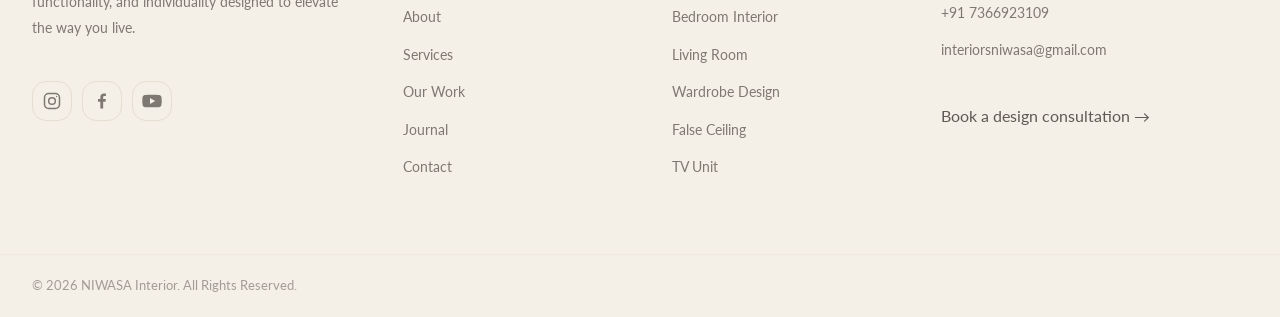
<file: journal.html>
<!DOCTYPE html>
<html lang="en">
<head>
  <meta charset="UTF-8">
  <meta name="viewport" content="width=device-width, initial-scale=1.0">
  <title>Journal | NIWASA Interior</title>
  <meta name="description" content="Interior design journal with planning ideas for kitchens, materials, storage, lighting, and compact homes.">
  <link rel="preconnect" href="https://fonts.googleapis.com" />
    <link rel="preconnect" href="https://fonts.gstatic.com" crossorigin />
    <link rel="stylesheet" href="https://fonts.googleapis.com/css2?family=Playfair+Display:wght@400;500;600;700&family=Lato:wght@300;400;700;900&display=swap" media="print" onload="this.media='all'" />
    <noscript><link rel="stylesheet" href="https://fonts.googleapis.com/css2?family=Playfair+Display:wght@400;500;600;700&family=Lato:wght@300;400;700;900&display=swap" /></noscript>
    <link rel="stylesheet" href="static/css/core/site.css?v=20261110-homeux">
  <link rel="stylesheet" href="static/css/pages/journal.css">
</head>
<body>
  <main class="main-content">
    <section class="page-hero">
      <div class="container">
        <div class="page-hero-content">
          <p class="page-hero-label">JOURNAL</p>
          <h1 class="page-hero-title">Interior Design Notes</h1>
          <p class="page-hero-subtitle">Ideas for kitchens, storage, lighting, finishes, and whole-home planning.</p>
        </div>
      </div>
    </section>

    <section class="journal-page section" data-aos="fade-up">
      <div class="container">
        <div class="journal-tools">
          <input class="journal-search" type="search" aria-label="Search design notes" placeholder="Search design notes..." data-journal-search>
        </div>
        <div class="journal-grid" data-journal-grid></div>
      </div>
    </section>
  </main>
  <script src="static/js/core/site-data.js?v=20261103-lcp" defer></script>
  <script src="static/js/core/site-config.js?v=20261102" defer></script>
  <script src="static/js/core/layout.js?v=20261110-homeux" defer></script>
  <script src="static/js/core/main.js?v=20261110-heroslide-v3" defer></script>
  <script src="static/js/pages/journal.js" defer></script>
  <script src="static/js/pages/contact.js?v=20261110-popuponce" defer></script>
</body>
</html>
</file>
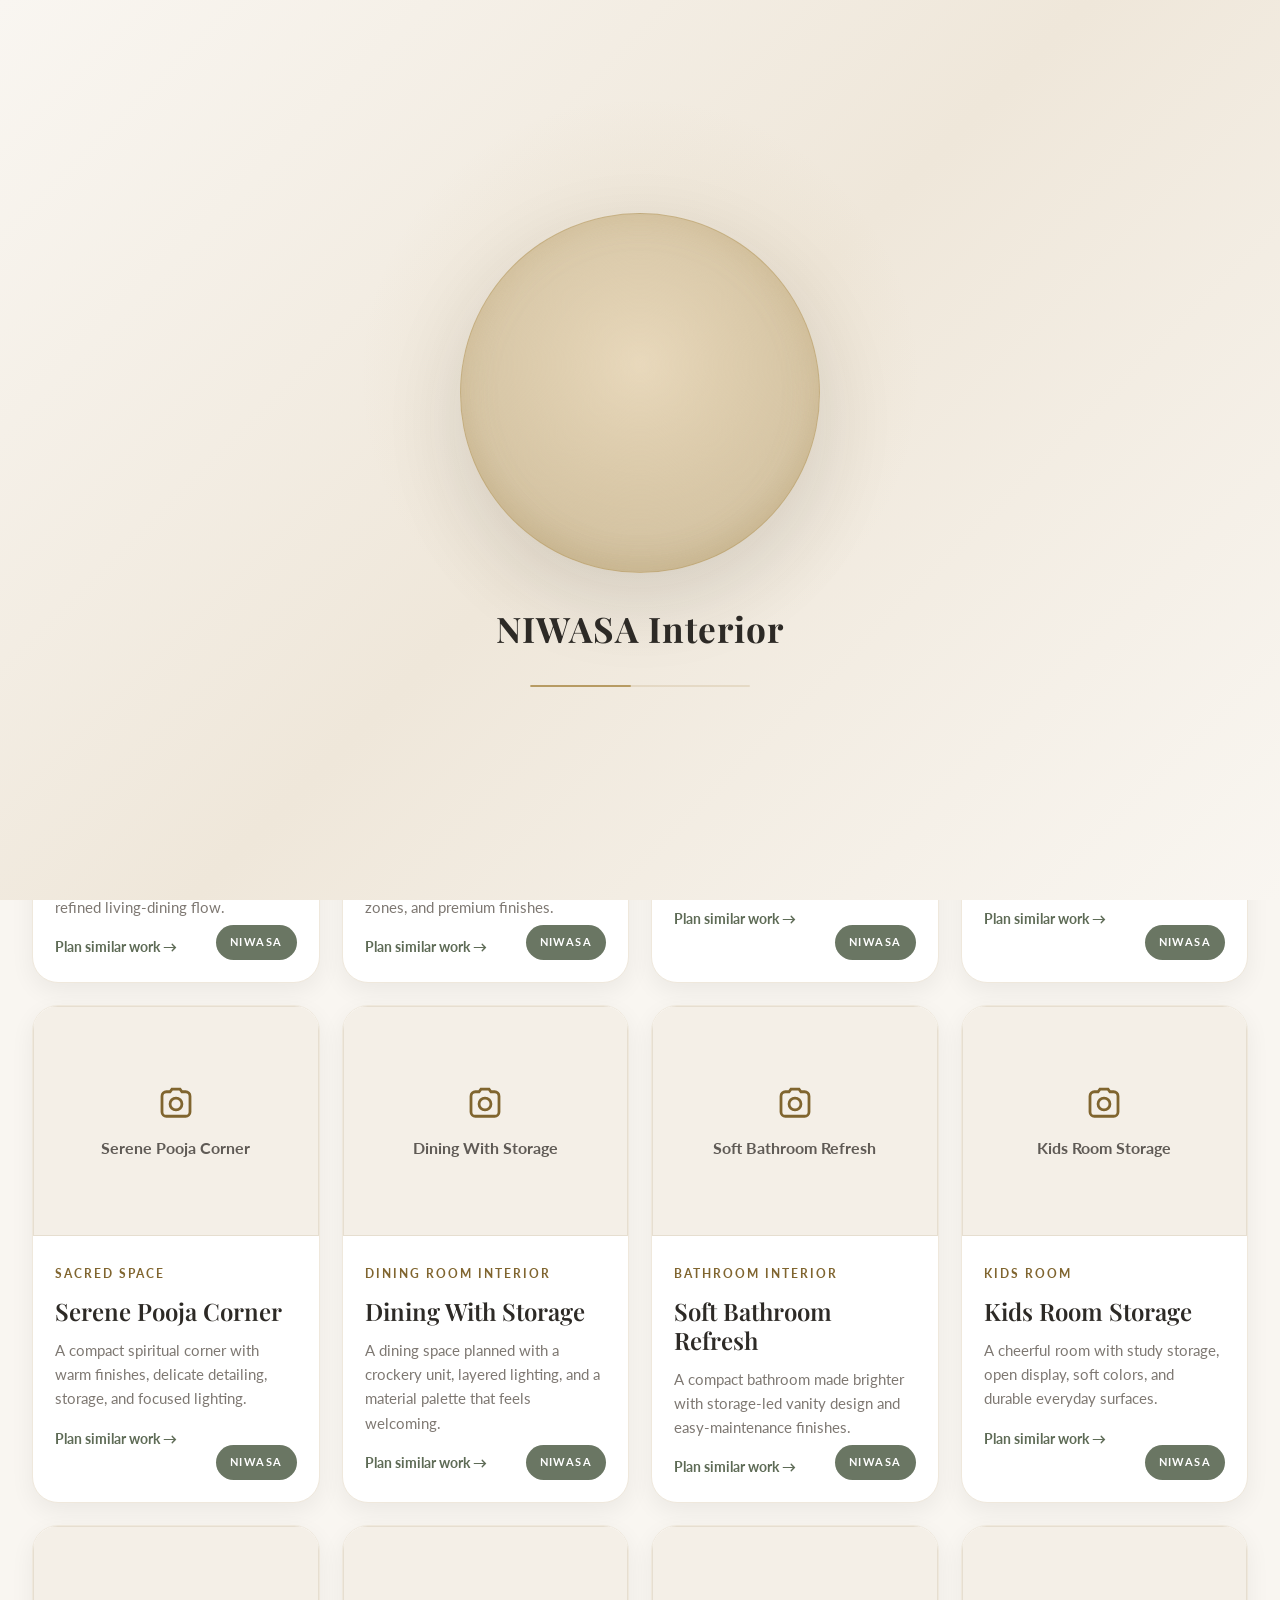
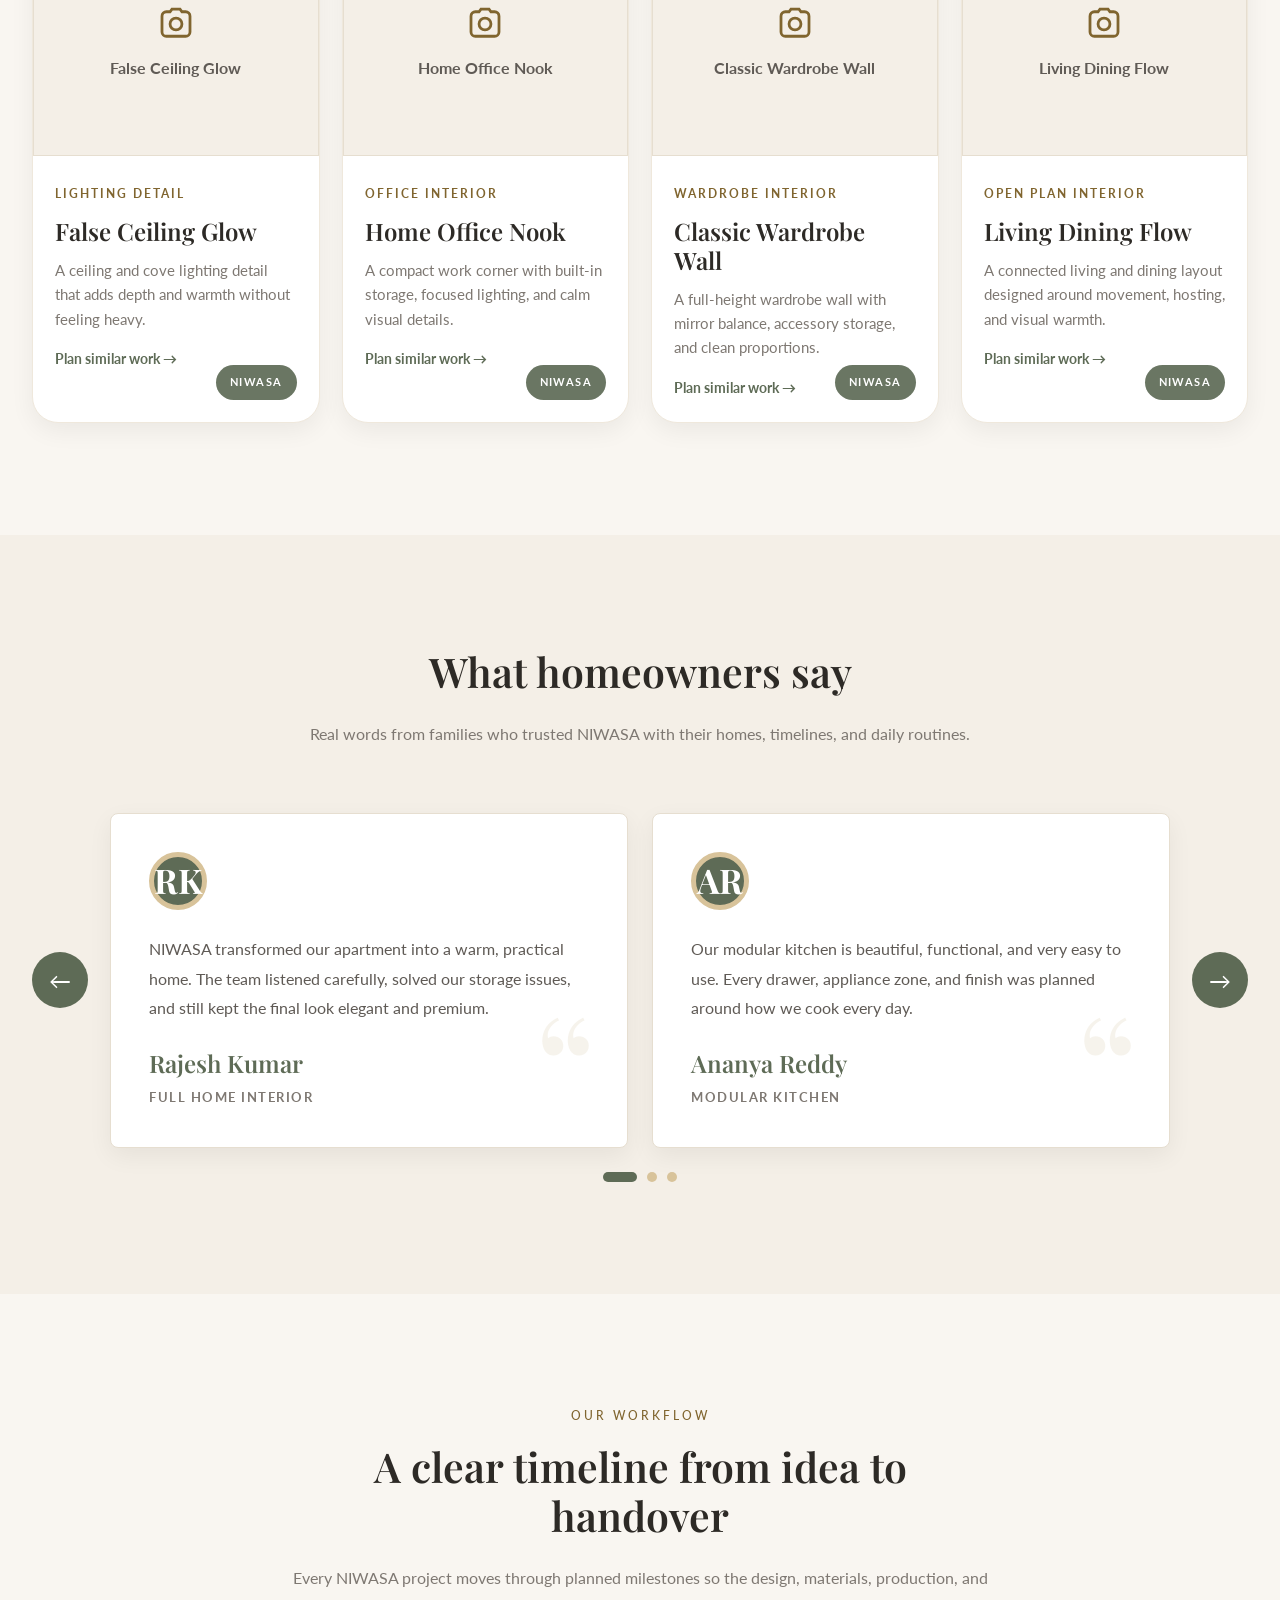
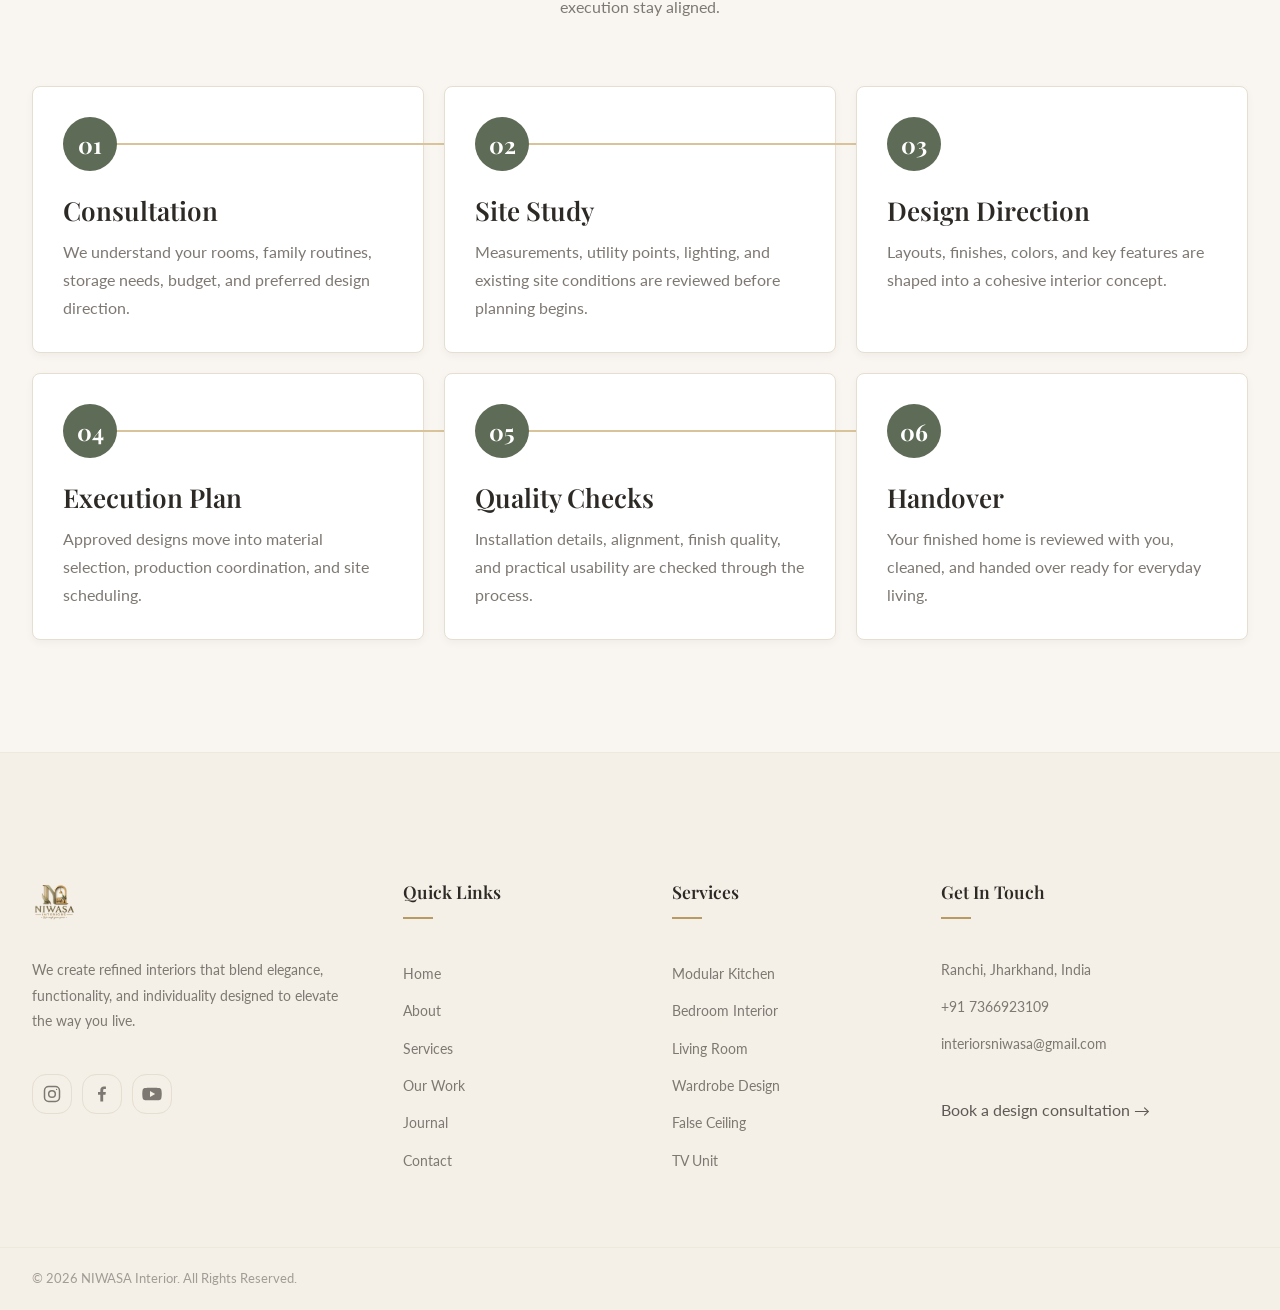
<file: our-work.html>
<!DOCTYPE html>
<html lang="en">
<head>
  <meta charset="UTF-8">
  <meta name="viewport" content="width=device-width, initial-scale=1.0">
  <title>Our Work | NIWASA Interior</title>
  <meta name="description" content="Explore NIWASA Interior projects across full homes, kitchens, bedrooms, living rooms, and bespoke details.">
  <link rel="preconnect" href="https://fonts.googleapis.com" />
    <link rel="preconnect" href="https://fonts.gstatic.com" crossorigin />
    <link rel="stylesheet" href="https://fonts.googleapis.com/css2?family=Playfair+Display:wght@400;500;600;700&family=Lato:wght@300;400;700;900&display=swap" media="print" onload="this.media='all'" />
    <noscript><link rel="stylesheet" href="https://fonts.googleapis.com/css2?family=Playfair+Display:wght@400;500;600;700&family=Lato:wght@300;400;700;900&display=swap" /></noscript>
    <link rel="stylesheet" href="static/css/core/site.css?v=20261110-homeux">
  <link rel="stylesheet" href="static/css/pages/our-work.css?v=20261103-lcp">
</head>
<body>
  <main class="main-content">
    <section class="page-hero">
      <div class="container">
        <div class="page-hero-content">
          <p class="page-hero-label">OUR WORK</p>
          <h1 class="page-hero-title">Interior Projects With Quiet Luxury</h1>
          <p class="page-hero-subtitle">A closer look at kitchens, bedrooms, living rooms, and full-home details shaped by NIWASA.</p>
        </div>
      </div>
    </section>

    <section class="work-page section" data-aos="fade-up">
      <div class="container">
        <div class="work-grid" data-work-grid></div>
      </div>
    </section>

    <section class="work-testimonials section" data-aos="fade-up">
      <div class="container">
        <div class="section-header">
          <h2 class="section-title">What homeowners say</h2>
          <p class="section-subtitle">Real words from families who trusted NIWASA with their homes, timelines, and daily routines.</p>
        </div>
        <div class="testimonial-carousel" data-testimonial-carousel></div>
        <div class="testimonial-dots" data-testimonial-dots></div>
      </div>
    </section>

    <section class="work-timeline section" data-aos="fade-up">
      <div class="container">
        <div class="section-header">
          <span class="section-label">OUR WORKFLOW</span>
          <h2 class="section-title">A clear timeline from idea to handover</h2>
          <p class="section-subtitle">Every NIWASA project moves through planned milestones so the design, materials, production, and execution stay aligned.</p>
        </div>
        <div class="work-timeline-grid">
          <article><span>01</span><h3>Consultation</h3><p>We understand your rooms, family routines, storage needs, budget, and preferred design direction.</p></article>
          <article><span>02</span><h3>Site Study</h3><p>Measurements, utility points, lighting, and existing site conditions are reviewed before planning begins.</p></article>
          <article><span>03</span><h3>Design Direction</h3><p>Layouts, finishes, colors, and key features are shaped into a cohesive interior concept.</p></article>
          <article><span>04</span><h3>Execution Plan</h3><p>Approved designs move into material selection, production coordination, and site scheduling.</p></article>
          <article><span>05</span><h3>Quality Checks</h3><p>Installation details, alignment, finish quality, and practical usability are checked through the process.</p></article>
          <article><span>06</span><h3>Handover</h3><p>Your finished home is reviewed with you, cleaned, and handed over ready for everyday living.</p></article>
        </div>
      </div>
    </section>
  </main>
  <script src="static/js/core/site-data.js?v=20261103-lcp" defer></script>
  <script src="static/js/core/site-config.js?v=20261102" defer></script>
  <script src="static/js/core/layout.js?v=20261110-homeux" defer></script>
  <script src="static/js/core/main.js?v=20261110-heroslide-v3" defer></script>
  <script src="static/js/pages/our-work.js?v=20261103-lcp" defer></script>
  <script src="static/js/pages/contact.js?v=20261110-popuponce" defer></script>
</body>
</html>
</file>
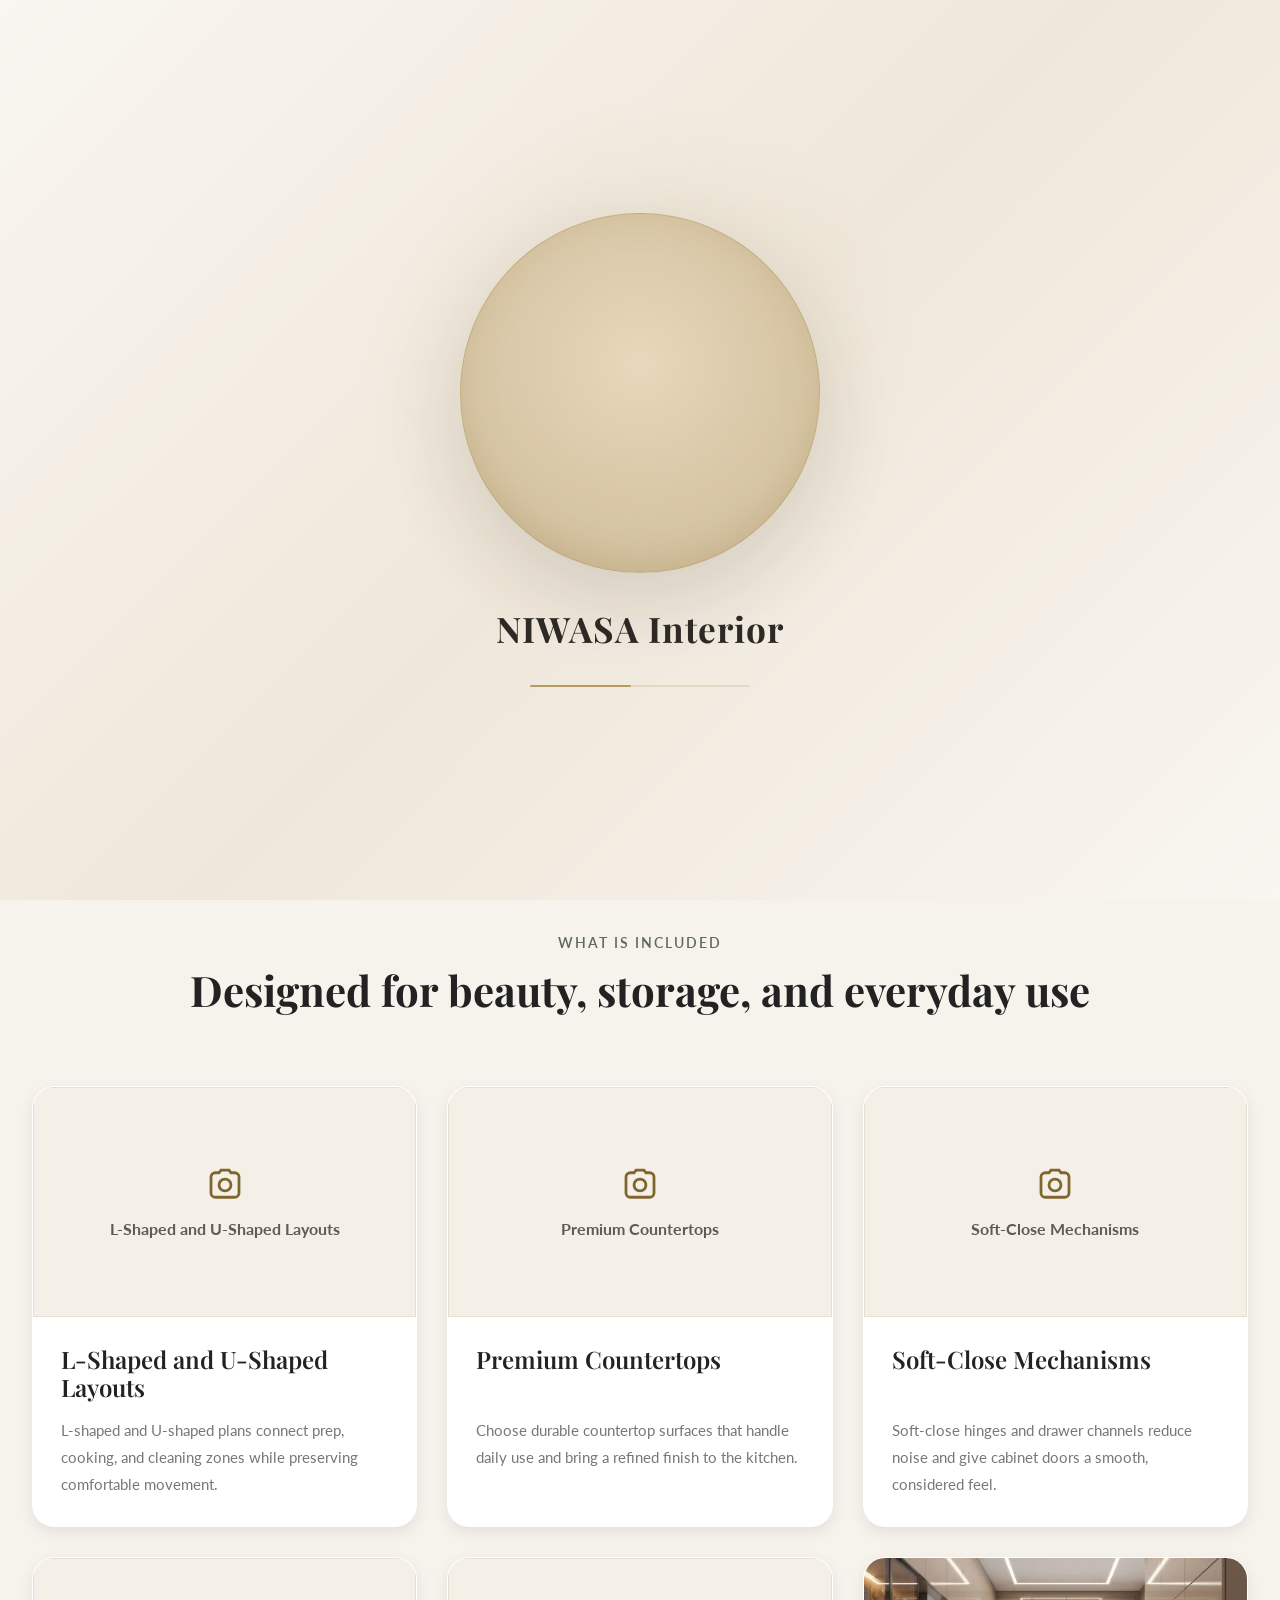
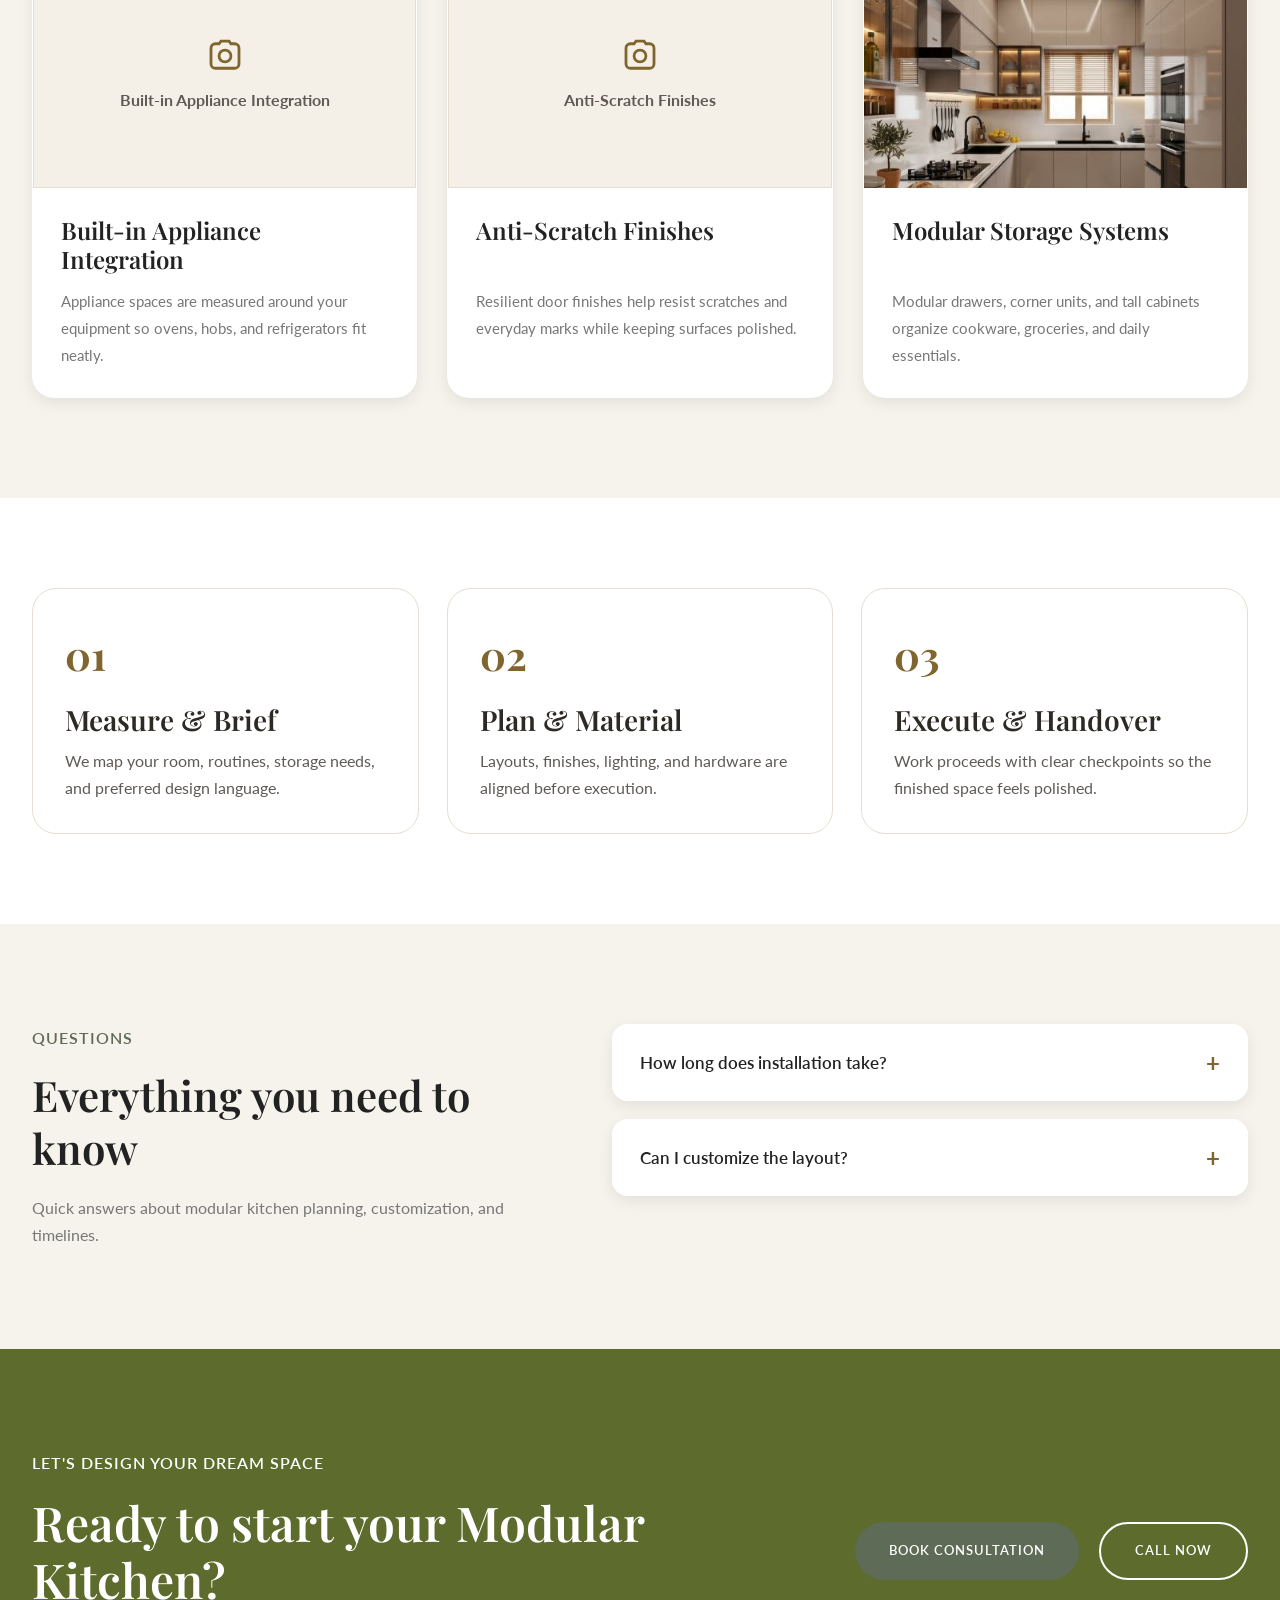
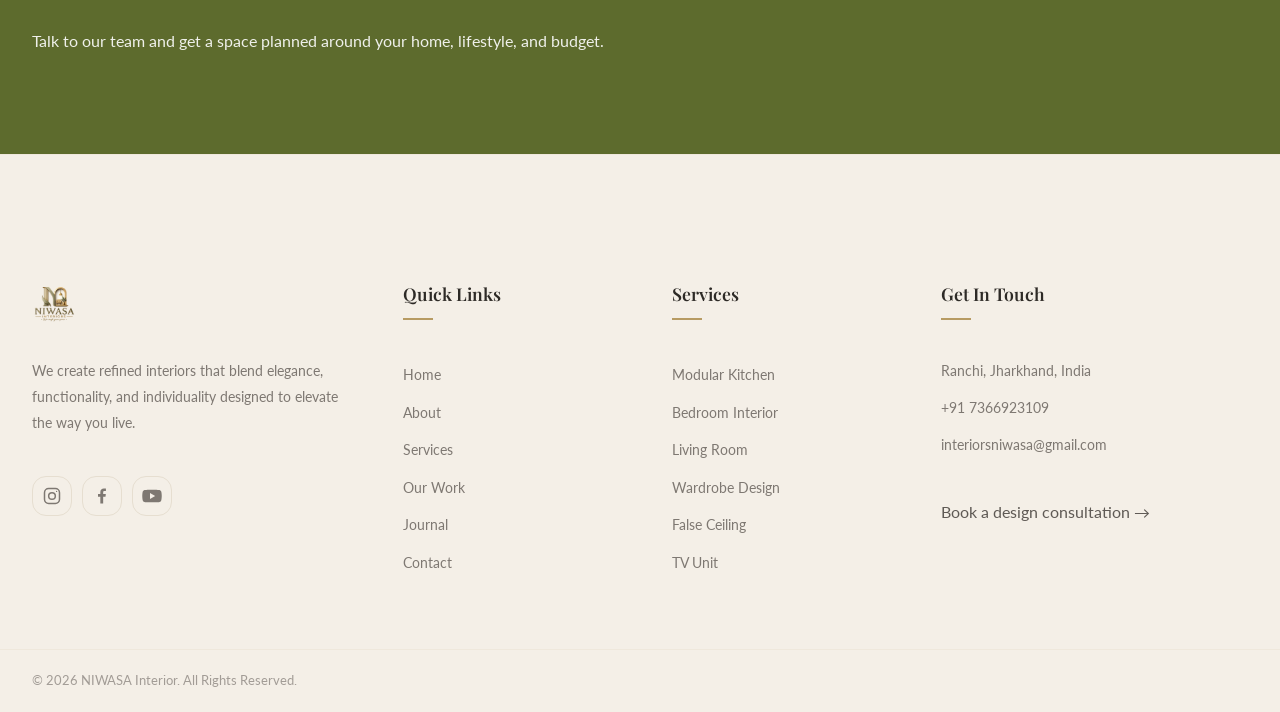
<file: service.html>
<!DOCTYPE html>
<html lang="en">
<head>
  <meta charset="UTF-8">
  <meta name="viewport" content="width=device-width, initial-scale=1.0">
  <title>Service | NIWASA Interior</title>
  <meta name="description" content="Detailed NIWASA Interior service page with features, process, FAQs, and consultation options.">
  <link rel="preconnect" href="https://fonts.googleapis.com" />
    <link rel="preconnect" href="https://fonts.gstatic.com" crossorigin />
    <link rel="stylesheet" href="https://fonts.googleapis.com/css2?family=Playfair+Display:wght@400;500;600;700&family=Lato:wght@300;400;700;900&display=swap" media="print" onload="this.media='all'" />
    <noscript><link rel="stylesheet" href="https://fonts.googleapis.com/css2?family=Playfair+Display:wght@400;500;600;700&family=Lato:wght@300;400;700;900&display=swap" /></noscript>
    <link rel="stylesheet" href="static/css/core/site.css?v=20261110-homeux">
  <link rel="stylesheet" href="static/css/pages/service-detail.css?v=20261110-featurebrand">
</head>
<body>
  <main class="main-content" id="serviceDetail"></main>
  <script src="static/js/core/site-data.js?v=20261110-featurecopy" defer></script>
  <script src="static/js/core/site-config.js?v=20261102" defer></script>
  <script src="static/js/core/layout.js?v=20261110-homeux" defer></script>
  <script src="static/js/core/main.js?v=20261110-heroslide-v3" defer></script>
  <script src="static/js/pages/service-detail.js?v=20261110-featurecopy" defer></script>
  <script src="static/js/pages/contact.js?v=20261110-popuponce" defer></script>
</body>
</html>
</file>
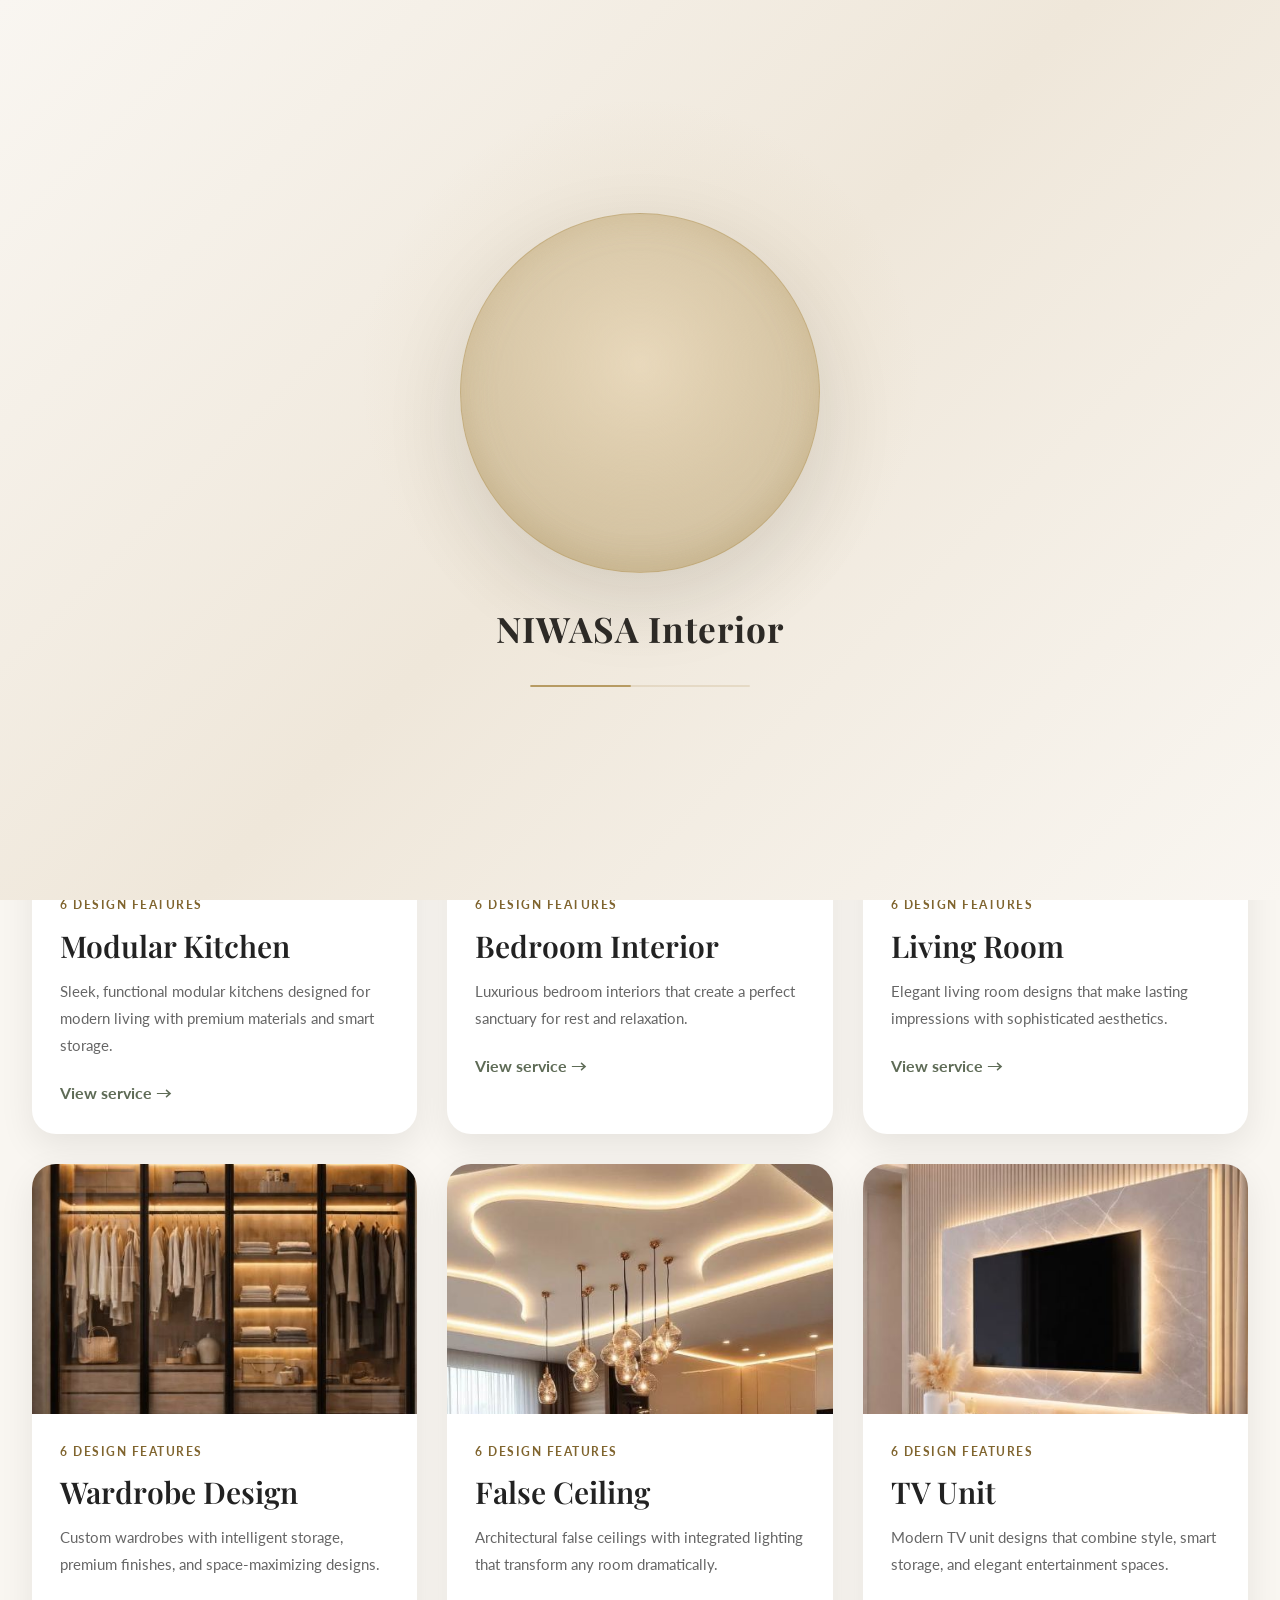
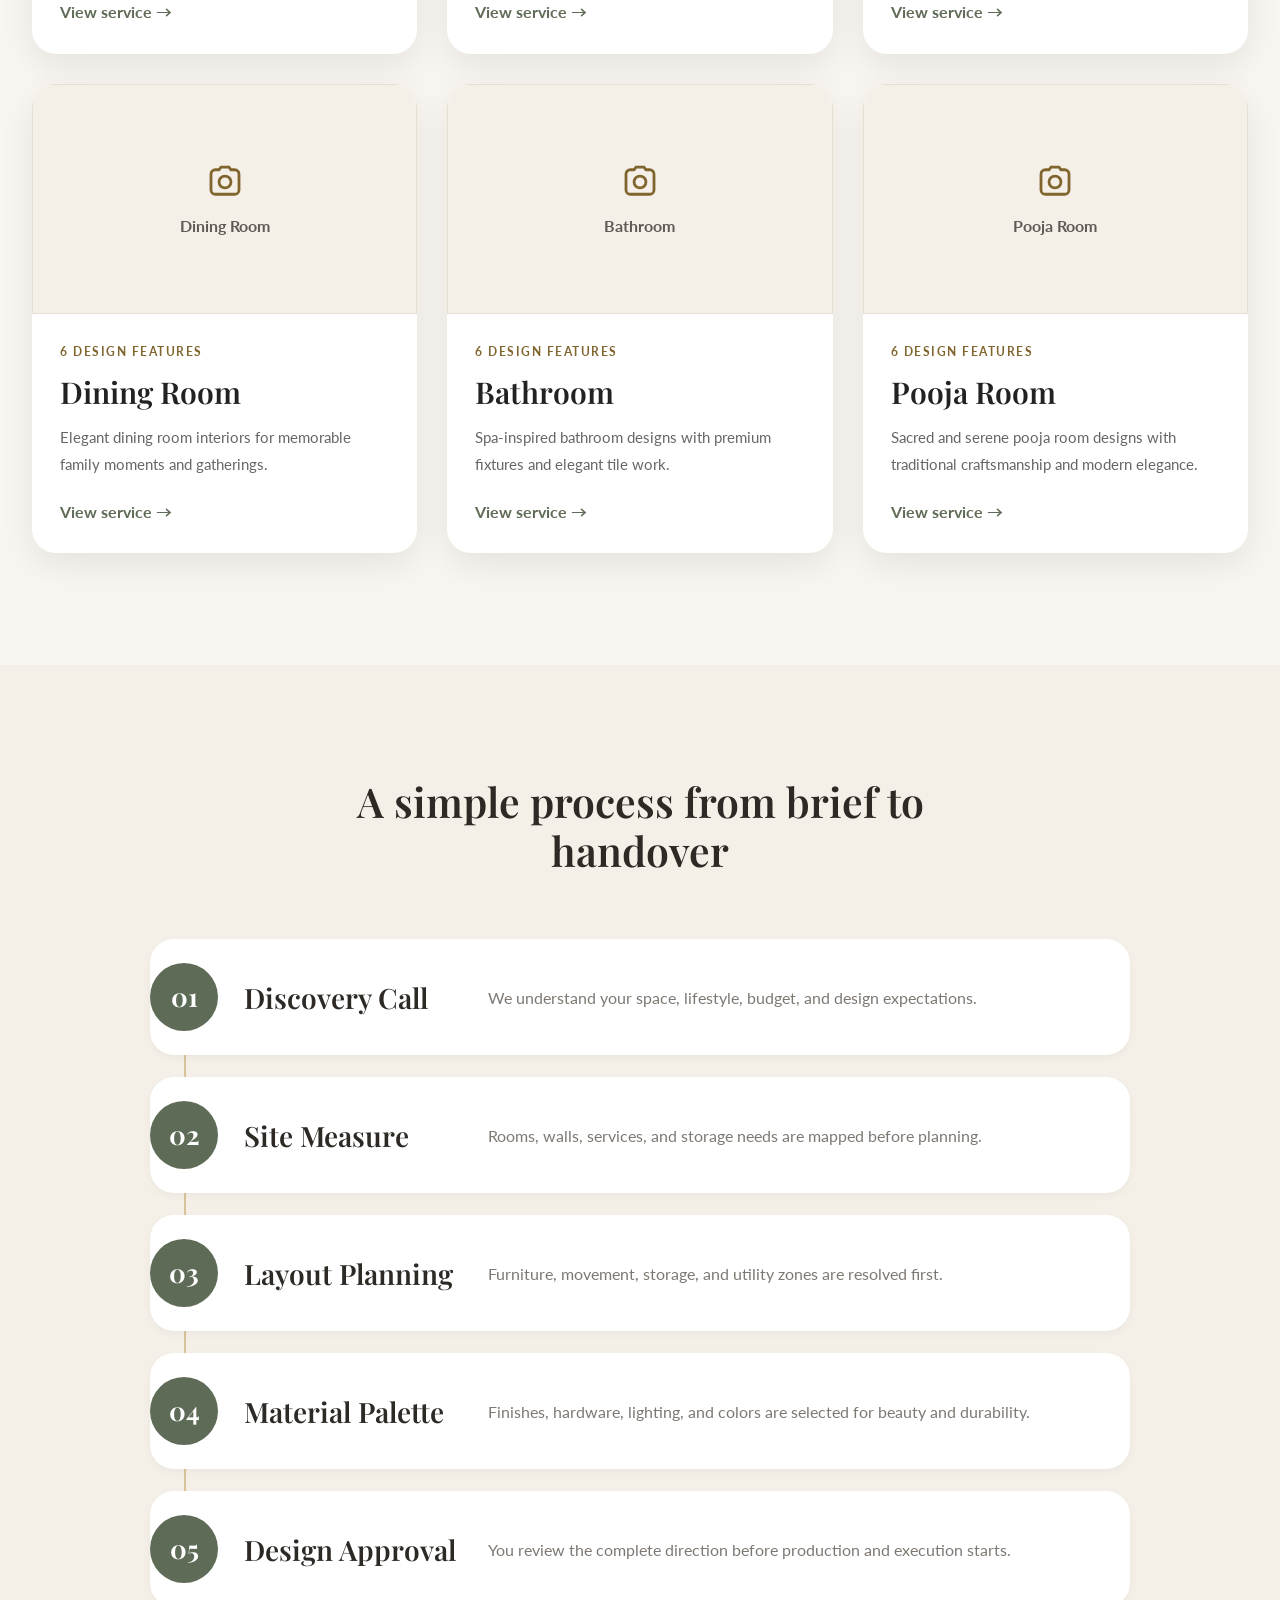
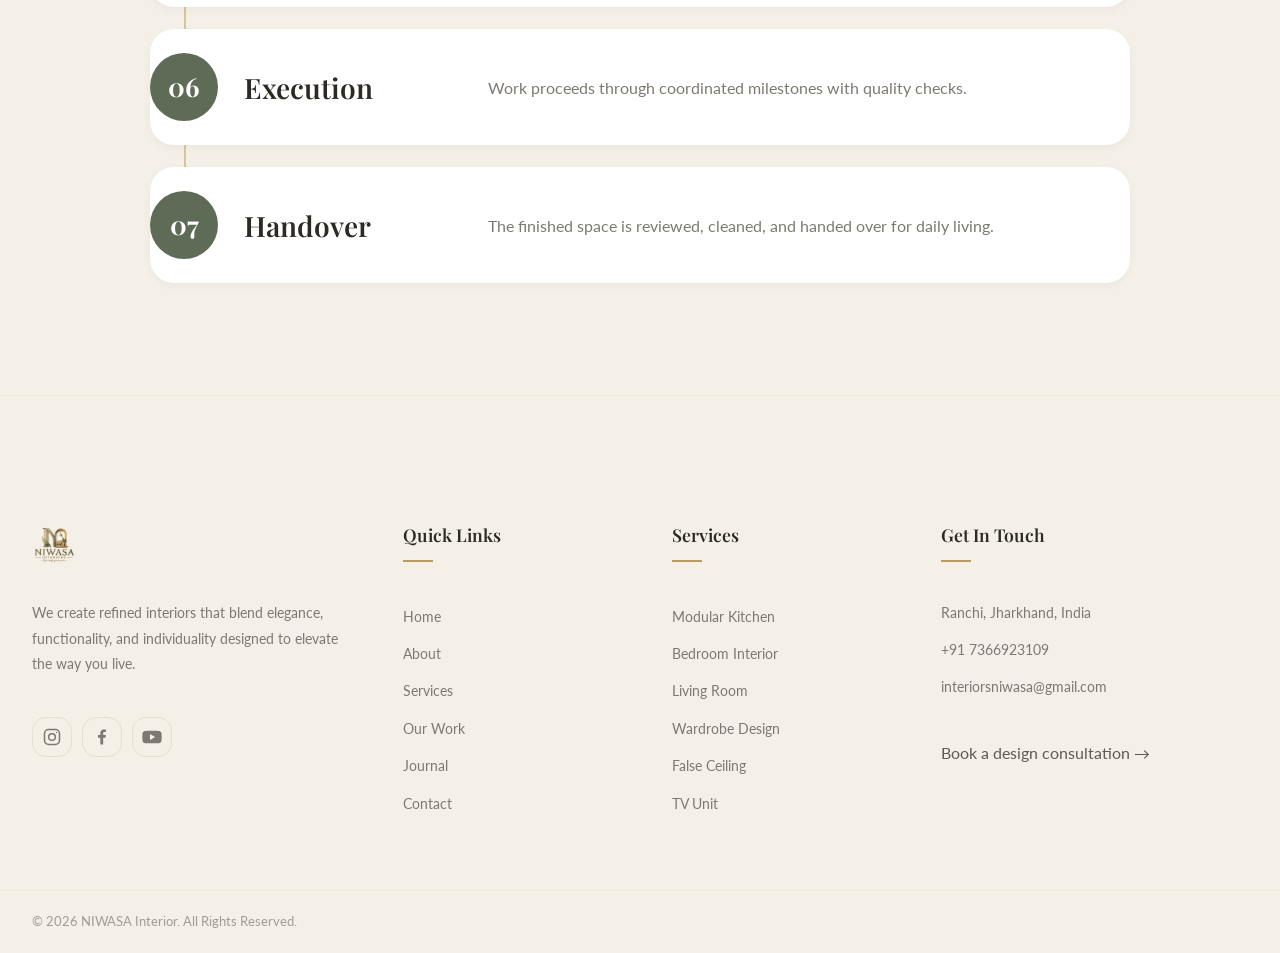
<file: services.html>
<!DOCTYPE html>
<html lang="en">
<head>
  <meta charset="UTF-8">
  <meta name="viewport" content="width=device-width, initial-scale=1.0">
  <title>Services | NIWASA Interior</title>
  <meta name="description" content="Interior design services for modular kitchens, living rooms, bedrooms, wardrobes, bathrooms, pooja rooms, and more.">
  <link rel="preconnect" href="https://fonts.googleapis.com" />
    <link rel="preconnect" href="https://fonts.gstatic.com" crossorigin />
    <link rel="stylesheet" href="https://fonts.googleapis.com/css2?family=Playfair+Display:wght@400;500;600;700&family=Lato:wght@300;400;700;900&display=swap" media="print" onload="this.media='all'" />
    <noscript><link rel="stylesheet" href="https://fonts.googleapis.com/css2?family=Playfair+Display:wght@400;500;600;700&family=Lato:wght@300;400;700;900&display=swap" /></noscript>
    <link rel="stylesheet" href="static/css/core/site.css?v=20261110-homeux">
  <link rel="stylesheet" href="static/css/pages/services.css?v=20261103-performance">
</head>
<body>
  <main class="main-content">
    <section class="page-hero">
      <div class="container">
        <div class="page-hero-content">
          <p class="page-hero-label">WHAT WE OFFER</p>
          <h1 class="page-hero-title">Luxury Interior Design Services</h1>
          <p class="page-hero-subtitle">Beautifully designed spaces tailored to your lifestyle and crafted with premium materials.</p>
        </div>
      </div>
    </section>

    <section class="services-overview section" data-aos="fade-up">
      <div class="container">
        <div class="services-intro">
          <div>
            <h2 class="section-title">Everything Your Home Needs</h2>
          </div>
          <p class="section-subtitle">From modular kitchens and wardrobes to living rooms, pooja units, lighting, and full-home interiors, every service is planned around your lifestyle, storage needs, materials, and everyday comfort.</p>
        </div>
        <div class="services-grid" data-services-grid></div>
      </div>
    </section>

    <section class="service-process-band section" data-aos="fade-up">
      <div class="container">
        <div class="section-header">
          <h2 class="section-title">A simple process from brief to handover</h2>
        </div>
        <div class="process-timeline">
          <div><span>01</span><h3>Discovery Call</h3><p>We understand your space, lifestyle, budget, and design expectations.</p></div>
          <div><span>02</span><h3>Site Measure</h3><p>Rooms, walls, services, and storage needs are mapped before planning.</p></div>
          <div><span>03</span><h3>Layout Planning</h3><p>Furniture, movement, storage, and utility zones are resolved first.</p></div>
          <div><span>04</span><h3>Material Palette</h3><p>Finishes, hardware, lighting, and colors are selected for beauty and durability.</p></div>
          <div><span>05</span><h3>Design Approval</h3><p>You review the complete direction before production and execution starts.</p></div>
          <div><span>06</span><h3>Execution</h3><p>Work proceeds through coordinated milestones with quality checks.</p></div>
          <div><span>07</span><h3>Handover</h3><p>The finished space is reviewed, cleaned, and handed over for daily living.</p></div>
        </div>
      </div>
    </section>
  </main>
  <script src="static/js/core/site-data.js?v=20261103-lcp" defer></script>
  <script src="static/js/core/site-config.js?v=20261102" defer></script>
  <script src="static/js/core/layout.js?v=20261110-homeux" defer></script>
  <script src="static/js/core/main.js?v=20261110-heroslide-v3" defer></script>
  <script src="static/js/pages/services.js?v=20261103-lcp" defer></script>
  <script src="static/js/pages/contact.js?v=20261110-popuponce" defer></script>
</body>
</html>
</file>
<file: static/css/core/site.css>
/*
=================================================================
NIWASA Interior - Master Stylesheet
=================================================================
Premium Interior Design Studio
Luxury | Glassmorphism | Dark Theme | Gold Accents
=================================================================
*/

/* ============================================================
   CSS CUSTOM PROPERTIES (Design Tokens)
   ============================================================ */
:root{

    /* ===========================
       NIWASA Brand Palette
    ============================ */

    --primary:#5E6B56;
    --primary-light:#74846C;
    --primary-dark:#46503F;

    --secondary:#B79B63;
    --secondary-light:#D8C39A;
    --secondary-dark:#9B824C;

    --accent:#E8D8BB;
    --gold:#B79B63;
    --gold-text:#80652F;
    --gold-light:#D8C39A;
    --gold-dark:#9B824C;
    --gold-muted:rgba(183,155,99,.12);
    --gold-shimmer:#E8D8BB;

    /* ===========================
       Backgrounds
    ============================ */

    --bg-primary:#F9F6F1;
    --bg-secondary:#F4EFE7;
    --bg-tertiary:#EEE7DB;

    --bg-card:#FFFFFF;
    --bg-card-hover:#FCFAF6;
    --bg-elevated:#FFFFFF;

    /* ===========================
       Glass
    ============================ */

    --glass-bg:rgba(255,255,255,.72);
    --glass-bg-light:rgba(255,255,255,.55);

    --glass-border:rgba(94,107,86,.12);
    --glass-border-hover:rgba(94,107,86,.25);

    /* ===========================
       Typography
    ============================ */

    --text-primary:#2D2A26;
    --text-secondary:#5F5A55;
    --text-tertiary:#7E7872;
    --text-muted:#A29C96;

    --text-gold:#B79B63;

    /* ===========================
       Extra Colors
    ============================ */

    --cream:#FFFDF8;
    --cream-dark:#F5F0E8;
    --warm-white:#FFFFFF;

    /* ===========================
       Borders
    ============================ */

    --border-subtle:#EFE8DC;
    --border-light:#E6DED0;
    --border-gold:#D8C39A;

    /* ===========================
       Shadows
    ============================ */

    --shadow-sm:0 3px 8px rgba(0,0,0,.04);

    --shadow-md:0 8px 24px rgba(0,0,0,.06);

    --shadow-lg:0 20px 50px rgba(0,0,0,.08);

    --shadow-xl:0 35px 80px rgba(0,0,0,.10);

    --shadow-gold:0 15px 35px rgba(183,155,99,.15);

    --shadow-gold-lg:0 20px 50px rgba(183,155,99,.18);

    /* Typography */

    --font-heading:'Playfair Display',serif;
    --font-body:'Lato',sans-serif;
    --font-accent:'Playfair Display',serif;

    /* Font Sizes */

    --fs-hero:clamp(3.5rem,7vw,6rem);

    --fs-h1:clamp(2.15rem,4vw,3.9rem);

    --fs-h2:clamp(1.85rem,3.2vw,3rem);

    --fs-h3:clamp(1.5rem,3vw,2.2rem);

    --fs-h4:clamp(1.2rem,2vw,1.6rem);

    --fs-body:1rem;

    --fs-small:.9rem;

    --fs-label:.75rem;

    /* Spacing */

    --space-xs:.5rem;
    --space-sm:1rem;
    --space-md:1.5rem;
    --space-lg:2.5rem;
    --space-xl:4rem;
    --space-2xl:6rem;
    --space-3xl:8rem;

    --section-padding:7rem;

    /* Radius */

    --radius-sm:8px;
    --radius-md:14px;
    --radius-lg:18px;
    --radius-xl:26px;
    --radius-2xl:36px;
    --radius-full:999px;

    /* Transition */

    --transition-fast:.2s ease;

    --transition-base:.3s ease;

    --transition-smooth:.45s ease;

    --transition-slow:.8s ease;

    --transition-spring:.5s cubic-bezier(.34,1.56,.64,1);

    /* Z */

    --z-base:1;
    --z-preloader:2000;
    --z-dropdown:100;
    --z-sticky:1100;
    --z-overlay:1200;
    --z-modal:1300;
    --z-floating:600;

    --container-max:1380px;

    --container-padding:2rem;

}


/* ============================================================
   RESET & BASE
   ============================================================ */
*,
*::before,
*::after {
    margin: 0;
    padding: 0;
    box-sizing: border-box;
}

html {
    scroll-behavior: smooth;
    -webkit-text-size-adjust: 100%;
    scrollbar-width: thin;
    scrollbar-color: var(--gold-dark) var(--bg-secondary);
}

/* Custom Scrollbar */
html::-webkit-scrollbar {
    width: 8px;
}

html::-webkit-scrollbar-track {
    background: var(--bg-secondary);
}

html::-webkit-scrollbar-thumb {
    background: var(--gold-dark);
    border-radius: var(--radius-full);
}

html::-webkit-scrollbar-thumb:hover {
    background: var(--gold);
}

body {
    font-family: var(--font-body);
    font-size: var(--fs-body);
    line-height: 1.7;
    color: var(--text-secondary);
    background-color: var(--bg-primary);
    overflow-x: hidden;
    -webkit-font-smoothing: antialiased;
    -moz-osx-font-smoothing: grayscale;
}

a {
    text-decoration: none;
    color: inherit;
    transition: color var(--transition-base);
}

img {
    max-width: 100%;
    height: auto;
    display: block;
}

.image-fallback {
    width: 100%;
    min-height: 230px;
    display: flex;
    flex-direction: column;
    align-items: center;
    justify-content: center;
    gap: 12px;
    padding: 24px;
    background: var(--bg-secondary);
    border: 1px solid var(--border-light);
    color: var(--text-tertiary);
    text-align: center;
}

.image-fallback svg {
    width: 42px;
    height: 42px;
    color: var(--gold-text);
}

.image-fallback span {
    color: var(--text-secondary);
    font-weight: 700;
    line-height: 1.35;
}

ul, ol {
    list-style: none;
}

button {
    cursor: pointer;
    border: none;
    background: none;
    font-family: inherit;
    font-size: inherit;
    color: inherit;
}

input, textarea, select {
    font-family: inherit;
    font-size: inherit;
    outline: none;
    border: none;
    background: none;
}

::selection {
    background: var(--gold);
    color: var(--bg-primary);
}


/* ============================================================
   UTILITY CLASSES
   ============================================================ */
.container {
    width: 100%;
    max-width: var(--container-max);
    margin: 0 auto;
    padding: 0 var(--container-padding);
}

.section {
    padding: var(--section-padding) 0;
    position: relative;
}

.section-dark {
    background-color: var(--bg-secondary);
}

.section-darker {
    background-color: var(--bg-primary);
}

/* Section Header */
.section-header {
    text-align: center;
    margin-bottom: var(--space-xl);
    max-width: 700px;
    margin-left: auto;
    margin-right: auto;
}

.section-label {
    font-family: var(--font-body);
    font-size: var(--fs-label);
    font-weight: 500;
    letter-spacing: 3px;
    text-transform: uppercase;
    color: var(--gold-text);
    margin-bottom: var(--space-sm);
    display: block;
}

.section-title {
    font-family: var(--font-heading);
    font-size: var(--fs-h2);
    font-weight: 600;
    color: var(--text-primary);
    line-height: 1.2;
    margin-bottom: var(--space-md);
}

.section-title em,
.section-title i {
    font-style: italic;
    color: var(--gold-text);
}

.section-subtitle {
    font-size: var(--fs-body);
    color: var(--text-tertiary);
    line-height: 1.8;
}

.section-divider {
    width: 50px;
    height: 2px;
    background: var(--gold);
    margin: var(--space-md) auto;
}

/* Text Utilities */
.text-gold { color: var(--gold-text); }
.text-white { color: var(--text-primary); }
.text-center { text-align: center; }
.text-left { text-align: left; }

/* Heading Styles */
h1, h2, h3, h4, h5, h6 {
    font-family: var(--font-heading);
    font-weight: 600;
    color: var(--text-primary);
    line-height: 1.2;
}


/* ============================================================
   PRELOADER
   ============================================================ */
.splash-screen {
    position: fixed;
    inset: 0;
    width: 100%;
    height: 100svh;
    background:
        radial-gradient(circle at 50% 42%, rgba(183, 155, 99, .16), transparent 34%),
        linear-gradient(135deg, #f9f6f1 0%, #efe7da 50%, #f9f6f1 100%);
    display: flex;
    align-items: center;
    justify-content: center;
    z-index: var(--z-preloader);
    transition: opacity .75s ease, visibility .75s ease;
}

.splash-screen.hidden {
    opacity: 0;
    visibility: hidden;
    pointer-events: none;
}

.splash-inner {
    animation: splashReveal .8s cubic-bezier(.2,.75,.25,1) both;
    text-align: center;
    width: min(88vw, 520px);
    display: grid;
    justify-items: center;
    gap: 26px;
}

.splash-video-frame {
    width: min(74vw, 360px);
    aspect-ratio: 1 / 1;
    display: flex;
    align-items: center;
    justify-content: center;
    border-radius: 50%;
    background:
        radial-gradient(circle at 50% 42%, rgba(232, 216, 187, .95), rgba(183, 155, 99, .42) 62%, rgba(155, 130, 76, .62) 100%);
    border: 1px solid rgba(183, 155, 99, .55);
    box-shadow:
        0 28px 80px rgba(45, 42, 38, .12),
        inset 0 0 34px rgba(183, 155, 99, .25);
    overflow: hidden;
    animation: splashFloat 2.6s ease-in-out infinite;
}

.splash-video {
    width: 98%;
    height: 98%;
    object-fit: cover;
    display: block;
}

.splash-brand {
    color: var(--text-primary);
    font-family: var(--font-heading);
    font-size: clamp(1.4rem, 4vw, 2.2rem);
    font-weight: 700;
    letter-spacing: 1px;
}

.splash-line {
    width: min(220px, 48vw);
    height: 2px;
    border-radius: 999px;
    background: rgba(183, 155, 99, .22);
    overflow: hidden;
}

.splash-line span {
    display: block;
    width: 46%;
    height: 100%;
    border-radius: inherit;
    background: var(--gold);
    animation: splashLine 1.25s ease-in-out infinite;
}

.preloader {
    position: fixed;
    inset: 0;
    width: 100%;
    height: 100%;
    background: var(--bg-primary);
    display: flex;
    align-items: center;
    justify-content: center;
    z-index: calc(var(--z-preloader) - 1);
    transition: opacity .6s ease, visibility .6s ease;
}

.preloader.hidden {
    opacity: 0;
    visibility: hidden;
    pointer-events: none;
}

.preloader-inner {
    text-align: center;
}

.preloader-logo {
    margin-bottom: 22px;
    animation: preloaderPulse 2s ease-in-out infinite;
}

.preloader-logo img {
    height: 60px;
    width: auto;
    filter: brightness(1.1);
}

.preloader-bar {
    width: 42px;
    height: 42px;
    background: transparent;
    border: 3px solid var(--border-light);
    border-top-color: var(--gold);
    border-radius: 50%;
    margin: 0 auto;
    animation: preloaderSpin .9s linear infinite;
}

.preloader-bar-inner {
    display: none;
}

@keyframes preloaderPulse {
    0%, 100% { opacity: 1; transform: scale(1); }
    50% { opacity: .7; transform: scale(.97); }
}

@keyframes preloaderSpin {
    to { transform: rotate(360deg); }
}

@keyframes splashReveal {
    from { opacity: 0; transform: translateY(14px) scale(.985); }
    to { opacity: 1; transform: translateY(0) scale(1); }
}

@keyframes splashFloat {
    0%, 100% { transform: translateY(0) scale(1); }
    50% { transform: translateY(-8px) scale(1.015); }
}

@keyframes splashLine {
    0% { transform: translateX(-110%); }
    55% { transform: translateX(70%); }
    100% { transform: translateX(230%); }
}


/* ============================================================
   NAVBAR
   ============================================================ */
.navbar {
    position: fixed;
    top: 0;
    left: 0;
    width: 100%;
    z-index: var(--z-sticky);
    isolation: isolate;
    padding: 20px 0;
    transition: all var(--transition-smooth);
}

.navbar.scrolled {
    padding: 12px 0;
}

.navbar-container {
    position: relative;
    z-index: 1;
    max-width: var(--container-max);
    margin: 0 auto;
    padding: 0 var(--container-padding);
    display: flex;
    align-items: center;
    justify-content: space-between;
    background: #f5f7f4;
    backdrop-filter: blur(20px);
    -webkit-backdrop-filter: blur(20px);
    border: 1px solid var(--glass-border);
    border-radius: var(--radius-2xl);
    padding: 14px 32px;
    transition: all var(--transition-smooth);
}

.navbar :is(a, button):focus-visible,
.mobile-menu :is(a, button):focus-visible {
    outline: 2px solid var(--gold-dark);
    outline-offset: 4px;
}

.navbar.scrolled .navbar-container {
     background: #F4EFE7;
    border-color: var(--border-light);
    box-shadow: var(--shadow-lg);
    padding: 10px 28px;
}

/* Logo */



.logo-img {
    height: 42px;          /* Keep the original height */
    width: auto;
    transition: all 0.3s ease;
    transform: scale(1.5); /* Makes it look 50% larger */
    transform-origin: left center;
}

.navbar.scrolled .logo-img {
    height: 42px;
    transform: scale(1.6);
}


.logo-img {
    height: 65px;      /* Increased from 42px */
    width: auto;
    transition: all var(--transition-base);
}


.navbar.scrolled .logo-img {
    height: 58px;
}

/* Nav Links */
.navbar-menu {
    display: flex;
    align-items: center;
    gap: 8px;
}

.nav-link {
    font-family: var(--font-body);
    font-size: 0.8rem;
    font-weight: 500;
    letter-spacing: 1.5px;
    text-transform: uppercase;
    color:  #1f1b14; 
    padding: 8px 16px;
    border-radius: var(--radius-sm);
    transition: all var(--transition-base);
    position: relative;
    display: flex;
    align-items: center;
    gap: 4px;
}

.nav-link:hover,
.nav-link.active {
    color:  #DCC7A1; 
}

.nav-link.active::after {
    content: '';
    position: absolute;
    bottom: 2px;
    left: 50%;
    transform: translateX(-50%);
    width: 20px;
    height: 2px;
    background: var(--gold);
    border-radius: var(--radius-full);
}

/* Dropdown */
.nav-dropdown {
    position: relative;
    margin: 0 12px;
}

.dropdown-arrow {
    transition: transform var(--transition-base);
    margin-left: 2px;
}

.nav-dropdown:hover .dropdown-arrow {
    transform: rotate(180deg);
}

.dropdown-menu {
    position: absolute;
    top: calc(100% + 18px);
    left: 50%;
    transform: translateX(-50%) translateY(8px);
    width: min(820px, 82vw);
    background: #fff;
    backdrop-filter: blur(20px);
    -webkit-backdrop-filter: blur(20px);
    border: 1px solid var(--border-light);
    border-radius: 18px;
    padding: 18px;
    display: grid;
    grid-template-columns: repeat(3, minmax(0, 1fr));
    gap: 10px;
    opacity: 0;
    visibility: hidden;
    transition: all var(--transition-base);
    box-shadow: 0 24px 70px rgba(45, 42, 38, .14);
    z-index: 999;
}

.nav-dropdown:hover .dropdown-menu {
    opacity: 1;
    visibility: visible;
    transform: translateX(-50%) translateY(0);
}

.nav-dropdown:focus-within .dropdown-menu {
    opacity: 1;
    visibility: visible;
    transform: translateX(-50%) translateY(0);
}

.dropdown-item {
    display: flex;
    align-items: center;
    min-height: 54px;
    padding: 13px 15px;
    font-size: 0.85rem;
    font-weight: 600;
    color: var(--text-primary);
    background: var(--cream);
    border: 1px solid var(--border-subtle);
    border-radius: 12px;
    transition: all var(--transition-base);
}

.dropdown-item:hover {
    background: var(--primary);
    border-color: var(--primary);
    color: #fff;
    transform: translateY(-2px);
}

/* CTA Button */
.navbar-cta {
    display: flex;
    align-items: center;
    gap: 10px;
    background: var(--gold);
    color: var(--bg-primary);
    font-size: 0.75rem;
    font-weight: 600;
    letter-spacing: 1px;
    text-transform: uppercase;
    padding: 12px 24px;
    border-radius: var(--radius-full);
    transition: all var(--transition-base);
    flex-shrink: 0;
}

.navbar-cta:hover {
    background: var(--gold-light);
    transform: translateY(-1px);
    box-shadow: var(--shadow-gold);
}

.navbar-cta svg {
    transition: transform var(--transition-base);
}

.navbar-cta:hover svg {
    transform: translate(2px, -2px);
}

/* Mobile Toggle */
.navbar-toggle {
    display: none;
    flex-direction: column;
    gap: 5px;
    padding: 8px;
    z-index: 10;
}

.toggle-line {
    width: 24px;
    height: 2px;
    background: var(--text-primary);
    border-radius: var(--radius-full);
    transition: all var(--transition-base);
}


/* ============================================================
   MOBILE MENU
   ============================================================ */
.mobile-menu {
    position: fixed;
    top: 0;
    left: 0;
    width: 100%;
    height: 100%;
    z-index: var(--z-overlay);
    isolation: isolate;
    pointer-events: none;
}

.mobile-menu.active {
    pointer-events: all;
}

.mobile-menu-overlay {
    position: absolute;
    top: 0;
    left: 0;
    width: 100%;
    height: 100%;
    background: rgba(0, 0, 0, 0.6);
    backdrop-filter: blur(4px);
    z-index: 0;
    opacity: 0;
    transition: opacity var(--transition-base);
}

.mobile-menu.active .mobile-menu-overlay {
    opacity: 1;
}

.mobile-menu-panel {
    position: absolute;
    top: 0;
    right: 0;
    width: 85%;
    max-width: 400px;
    height: 100%;
    z-index: 1;
    background: var(--bg-secondary);
    border-left: 1px solid var(--border-light);
    transform: translateX(100%);
    transition: transform var(--transition-smooth);
    overflow-y: auto;
    overscroll-behavior: contain;
    display: flex;
    flex-direction: column;
}

.mobile-menu.active .mobile-menu-panel {
    transform: translateX(0);
}

.mobile-menu-header {
    display: flex;
    align-items: center;
    justify-content: space-between;
    padding: 20px 24px;
    border-bottom: 1px solid var(--border-subtle);
}

.mobile-logo img {
    height: 36px;
    width: auto;
}

.mobile-close {
    width: 40px;
    height: 40px;
    display: flex;
    align-items: center;
    justify-content: center;
    border-radius: var(--radius-md);
    color: var(--text-secondary);
    transition: all var(--transition-base);
}

.mobile-close:hover {
    color: var(--gold-text);
    background: var(--gold-muted);
}

.mobile-menu-nav {
    padding: 16px 24px;
    flex: 1;
}

.mobile-nav-link {
    display: flex;
    align-items: center;
    justify-content: space-between;
    padding: 14px 0;
    font-family: var(--font-heading);
    font-size: 1.15rem;
    font-weight: 500;
    color: var(--text-secondary);
    border-bottom: 1px solid var(--border-subtle);
    transition: color var(--transition-base);
    width: 100%;
    text-align: left;
}

.mobile-nav-link:hover {
    color: var(--gold-text);
}

.mobile-nav-dropdown {
    width: 100%;
}

.mobile-dropdown-content {
    max-height: 0;
    visibility: hidden;
    overflow: hidden;
    transition: max-height var(--transition-smooth);
}

.mobile-nav-dropdown.open .mobile-dropdown-content {
    max-height: 500px;
    visibility: visible;
}

.mobile-nav-dropdown.open .mobile-dropdown-toggle svg {
    transform: rotate(180deg);
}

.mobile-dropdown-content a {
    display: block;
    padding: 10px 0 10px 16px;
    font-family: var(--font-body);
    font-size: 0.9rem;
    color: var(--text-tertiary);
    border-bottom: 1px solid var(--border-subtle);
    transition: all var(--transition-base);
}

.mobile-dropdown-content a:hover {
    color: var(--gold);
    padding-left: 24px;
}

.mobile-menu-footer {
    padding: 24px;
    border-top: 1px solid var(--border-subtle);
}

.mobile-cta-btn {
    display: block;
    width: 100%;
    text-align: center;
    background: var(--gold);
    color: var(--bg-primary);
    font-weight: 600;
    font-size: 0.85rem;
    letter-spacing: 1px;
    text-transform: uppercase;
    padding: 14px 24px;
    border-radius: var(--radius-full);
    margin-bottom: var(--space-md);
    transition: all var(--transition-base);
}

.mobile-cta-btn:hover {
    background: var(--gold-light);
}

.mobile-contact-info {
    display: flex;
    flex-direction: column;
    gap: 8px;
    margin-bottom: var(--space-md);
}

.mobile-contact-info a {
    font-size: 0.85rem;
    color: var(--text-tertiary);
    transition: color var(--transition-base);
}

.mobile-contact-info a:hover {
    color: var(--gold);
}

.mobile-social-links {
    display: flex;
    gap: 12px;
}

.mobile-social-links a {
    width: 40px;
    height: 40px;
    display: flex;
    align-items: center;
    justify-content: center;
    border: 1px solid var(--border-light);
    border-radius: var(--radius-md);
    color: var(--text-tertiary);
    transition: all var(--transition-base);
}

.mobile-social-links a:hover {
    color: var(--gold);
    border-color: var(--gold);
    background: var(--gold-muted);
}


/* ============================================================
   BUTTONS (Reusable)
   ============================================================ */
.btn {
    display: inline-flex;
    align-items: center;
    gap: 10px;
    font-family: var(--font-body);
    font-weight: 600;
    letter-spacing: 1px;
    text-transform: uppercase;
    border-radius: var(--radius-full);
    transition: all var(--transition-base);
    cursor: pointer;
    position: relative;
    overflow: hidden;
}

.btn-primary {
    background: var(--gold);
    color: var(--bg-primary);
    padding: 14px 32px;
    font-size: 0.8rem;
}

.btn-primary:hover {
    background: var(--gold-light);
    transform: translateY(-2px);
    box-shadow: var(--shadow-gold);
}

.btn-outline {
    background: transparent;
    color: var(--text-primary);
    padding: 13px 30px;
    font-size: 0.8rem;
    border: 1.5px solid var(--border-light);
}

.btn-outline:hover {
    border-color: var(--gold);
    color: var(--gold);
    background: var(--gold-muted);
    transform: translateY(-2px);
}

.btn-ghost {
    background: transparent;
    color: var(--gold-text);
    padding: 10px 0;
    font-size: 0.8rem;
    letter-spacing: 1.5px;
}

.btn-ghost:hover {
    color: var(--gold-light);
}

.btn-ghost svg {
    transition: transform var(--transition-base);
}

.btn-ghost:hover svg {
    transform: translateX(4px);
}

.btn svg {
    transition: transform var(--transition-base);
}

.btn:hover svg {
    transform: translate(2px, -2px);
}

/* Arrow icon for buttons */
.btn-arrow {
    width: 36px;
    height: 36px;
    display: flex;
    align-items: center;
    justify-content: center;
    border-radius: 50%;
    border: 1px solid var(--border-light);
    transition: all var(--transition-base);
}

.btn:hover .btn-arrow {
    border-color: var(--gold);
    background: var(--gold-muted);
}


/* ============================================================
   FOOTER
   ============================================================ */
.footer {
    background: var(--bg-secondary);
    border-top: 1px solid var(--border-subtle);
}

.footer-top {
    padding: var(--space-3xl) 0 var(--space-xl);
}

.footer-grid {
    display: grid;
    grid-template-columns: 1.5fr 1fr 1fr 1.5fr;
    gap: var(--space-xl);
}

.footer-logo {
    display: inline-block;
    margin-bottom: var(--space-md);
}

.footer-logo img {
    height: 44px;
    width: auto;
}

.footer-brand-desc {
    font-size: 0.9rem;
    color: var(--text-tertiary);
    line-height: 1.8;
    margin-bottom: var(--space-lg);
}

.footer-social {
    display: flex;
    gap: 10px;
}

.social-link {
    width: 40px;
    height: 40px;
    display: flex;
    align-items: center;
    justify-content: center;
    border: 1px solid var(--border-light);
    border-radius: var(--radius-md);
    color: var(--text-tertiary);
    transition: all var(--transition-base);
}

.social-link:hover {
    color: var(--gold);
    border-color: var(--gold);
    background: var(--gold-muted);
    transform: translateY(-2px);
}

.footer-social .social-instagram:hover,
.footer-social .social-instagram:focus-visible {
    color: #fff;
    border-color: #c13584;
    background: linear-gradient(45deg, #feda75 0%, #fa7e1e 28%, #d62976 62%, #962fbf 82%, #4f5bd5 100%);
}

.footer-social .social-facebook:hover,
.footer-social .social-facebook:focus-visible {
    color: #fff;
    border-color: #0866ff;
    background: #0866ff;
}

.footer-social .social-youtube:hover,
.footer-social .social-youtube:focus-visible {
    color: #fff;
    border-color: #ff0033;
    background: #ff0033;
}

.footer-social .social-link:focus-visible {
    outline: 2px solid currentColor;
    outline-offset: 3px;
}

.footer-heading {
    font-family: var(--font-heading);
    font-size: 1.1rem;
    font-weight: 600;
    color: var(--text-primary);
    margin-bottom: var(--space-lg);
    position: relative;
    padding-bottom: var(--space-sm);
}

.footer-heading::after {
    content: '';
    position: absolute;
    bottom: 0;
    left: 0;
    width: 30px;
    height: 2px;
    background: var(--gold);
}

.footer-links li {
    margin-bottom: 10px;
}

.footer-links a {
    font-size: 0.9rem;
    color: var(--text-tertiary);
    transition: all var(--transition-base);
    display: inline-block;
}

.footer-links a:hover {
    color: var(--gold);
    transform: translateX(4px);
}

.footer-contact-info {
    display: flex;
    flex-direction: column;
    gap: 14px;
    margin-bottom: var(--space-lg);
}

.footer-contact-item {
    display: flex;
    align-items: flex-start;
    gap: 10px;
    font-size: 0.85rem;
    color: var(--text-tertiary);
}

.footer-contact-item svg {
    flex-shrink: 0;
    color: var(--gold);
    margin-top: 2px;
}

.footer-contact-item a {
    color: var(--text-tertiary);
    transition: color var(--transition-base);
}

.footer-contact-item a:hover {
    color: var(--gold);
}

/* Newsletter */
.newsletter-title {
    font-family: var(--font-body);
    font-size: 0.85rem;
    font-weight: 500;
    color: var(--text-secondary);
    margin-bottom: var(--space-sm);
}

.newsletter-form {
    display: flex;
    gap: 0;
    border: 1px solid var(--border-light);
    border-radius: var(--radius-full);
    overflow: hidden;
    transition: border-color var(--transition-base);
}

.newsletter-form:focus-within {
    border-color: var(--gold);
}

.newsletter-input {
    flex: 1;
    padding: 12px 16px;
    font-size: 0.85rem;
    color: var(--text-primary);
    background: transparent;
}

.newsletter-input::placeholder {
    color: var(--text-muted);
}

.newsletter-btn {
    width: 44px;
    height: 44px;
    display: flex;
    align-items: center;
    justify-content: center;
    background: var(--gold);
    color: var(--bg-primary);
    border-radius: var(--radius-full);
    margin: 2px;
    transition: all var(--transition-base);
    flex-shrink: 0;
}

.newsletter-btn:hover {
    background: var(--gold-light);
}

/* Footer Bottom */
.footer-bottom {
    padding: 20px 0;
    border-top: 1px solid var(--border-subtle);
}

.footer-bottom-inner {
    display: flex;
    align-items: center;
    justify-content: space-between;
}

.copyright {
    font-size: 0.8rem;
    color: var(--text-muted);
}

.footer-bottom-links {
    display: flex;
    align-items: center;
    gap: 8px;
}

.footer-bottom-links a {
    font-size: 0.8rem;
    color: var(--text-muted);
    transition: color var(--transition-base);
}

.footer-bottom-links a:hover {
    color: var(--gold);
}

.footer-bottom-links .separator {
    color: var(--text-muted);
    font-size: 0.7rem;
}


/* ============================================================
   FLOATING BUTTONS
   ============================================================ */
.floating-buttons {
    position: fixed;
    bottom: 24px;
    right: 24px;
    display: flex;
    z-index: var(--z-floating);
}

.floating-btn {
    width: 56px;
    height: 56px;
    display: flex;
    align-items: center;
    justify-content: center;
    border-radius: var(--radius-full);
    box-shadow: var(--shadow-lg);
    transition: all var(--transition-base);
    position: relative;
}

.floating-btn svg {
    width: 25px;
    height: 25px;
    fill: currentColor;
}

.floating-btn:hover {
    transform: scale(1.1);
}

/* Tooltip */
.floating-btn-tooltip {
    position: absolute;
    right: calc(100% + 12px);
    top: 50%;
    transform: translateY(-50%);
    white-space: nowrap;
    background: var(--bg-card);
    color: var(--text-secondary);
    font-size: 0.75rem;
    padding: 6px 12px;
    border-radius: var(--radius-sm);
    border: 1px solid var(--border-light);
    opacity: 0;
    visibility: hidden;
    transition: all var(--transition-base);
    pointer-events: none;
}

.floating-btn:hover .floating-btn-tooltip {
    opacity: 1;
    visibility: visible;
}

@keyframes floatingPulse {
    0%, 100% { box-shadow: 0 4px 20px rgba(37, 211, 102, 0.2); }
    50% { box-shadow: 0 4px 30px rgba(37, 211, 102, 0.5); }
}


/* ============================================================
   SCROLL TO TOP
   ============================================================ */
.scroll-top-btn {
    position: fixed;
    bottom: 24px;
    left: 24px;
    width: 44px;
    height: 44px;
    display: flex;
    align-items: center;
    justify-content: center;
    background: var(--glass-bg);
    backdrop-filter: blur(12px);
    border: 1px solid var(--glass-border);
    border-radius: var(--radius-md);
    color: var(--gold);
    opacity: 0;
    visibility: hidden;
    transform: translateY(12px);
    transition: all var(--transition-base);
    z-index: var(--z-floating);
}

.scroll-top-btn.visible {
    opacity: 1;
    visibility: visible;
    transform: translateY(0);
}

.scroll-top-btn:hover {
    background: var(--gold);
    color: var(--bg-primary);
    border-color: var(--gold);
}


/* ============================================================
   TOAST NOTIFICATIONS
   ============================================================ */
.toast-container {
    position: fixed;
    top: 100px;
    right: 24px;
    z-index: var(--z-modal);
    display: flex;
    flex-direction: column;
    gap: 10px;
}

.toast {
    background: var(--bg-card);
    border: 1px solid var(--border-light);
    border-radius: var(--radius-md);
    padding: 16px 20px;
    min-width: 300px;
    max-width: 400px;
    display: flex;
    align-items: flex-start;
    gap: 12px;
    box-shadow: var(--shadow-lg);
    transform: translateX(120%);
    transition: transform var(--transition-smooth);
}

.toast.show {
    transform: translateX(0);
}

.toast-success {
    border-left: 3px solid #22c55e;
}

.toast-error {
    border-left: 3px solid #ef4444;
}

.toast-info {
    border-left: 3px solid var(--gold);
}

.toast-icon {
    width: 20px;
    height: 20px;
    flex-shrink: 0;
    margin-top: 2px;
}

.toast-message {
    font-size: 0.85rem;
    color: var(--text-secondary);
    line-height: 1.5;
}

.toast-close {
    margin-left: auto;
    color: var(--text-muted);
    cursor: pointer;
    padding: 2px;
    transition: color var(--transition-base);
}

.toast-close:hover {
    color: var(--text-primary);
}


/* ============================================================
   PAGE HERO (Reusable for inner pages)
   ============================================================ */
.page-hero {
    position: relative;
    padding: 170px 0 96px;
    background: var(--bg-secondary);
    overflow: hidden;
}

.page-hero::before {
    content: '';
    position: absolute;
    top: 0;
    left: 0;
    width: 100%;
    height: 100%;
    background:
        radial-gradient(ellipse at 20% 50%, var(--gold-muted) 0%, transparent 50%),
        radial-gradient(ellipse at 80% 50%, rgba(200, 164, 94, 0.05) 0%, transparent 50%);
    pointer-events: none;
}

.page-hero-content {
    position: relative;
    z-index: 2;
    text-align: center;
    max-width: 860px;
    margin: 0 auto;
}

.page-hero-label {
    display: none;
}

.page-hero-title {
    font-family: var(--font-heading);
    font-size: var(--fs-h1);
    font-weight: 700;
    color: var(--text-primary);
    margin-bottom: var(--space-md);
    line-height: 1.08;
}

.page-hero-subtitle {
    max-width: 660px;
    margin: 0 auto;
    font-size: .98rem;
    color: var(--text-tertiary);
    line-height: 1.75;
}

/* Breadcrumb */
.breadcrumb {
    display: flex;
    align-items: center;
    justify-content: center;
    gap: 8px;
    margin-top: var(--space-lg);
    font-size: var(--fs-small);
}

.breadcrumb a {
    color: var(--text-tertiary);
    transition: color var(--transition-base);
}

.breadcrumb a:hover {
    color: var(--gold);
}

.breadcrumb .separator {
    color: var(--text-muted);
}

.breadcrumb .current {
    color: var(--gold-text);
}




/*==========================================================
    PREMIUM FEATURE STRIP
==========================================================*/

.feature-strip{

    margin:45px auto 90px;

    max-width:1350px;

    padding:0 25px;

}

.feature-card{

    background:#ffffff;

    border-radius:28px;

    display:grid;

    grid-template-columns:repeat(4,1fr);

    overflow:hidden;

    border:1px solid #ECE8E1;

    box-shadow:
        0 18px 55px rgba(0,0,0,.08);

}

.feature-item{

    padding:45px 28px;

    text-align:center;

    border-right:1px solid #ECE8E1;

    transition:.35s ease;

}

.feature-item:last-child{

    border-right:none;

}

.feature-item:hover{

    background:#F8F6F1;

    transform:translateY(-8px);

}

/*==========================
        ICON
===========================*/

.feature-icon{

    width:78px;

    height:78px;

    margin:auto;

    margin-bottom:24px;

    border-radius:50%;

    background:#3E5A46;

    color:#ffffff;

    display:flex;

    justify-content:center;

    align-items:center;

    font-size:30px;

    transition:.35s;

    box-shadow:
        0 12px 30px rgba(62,90,70,.28);

}

.feature-item:hover .feature-icon{

    transform:scale(1.08);

    background:#C9A45D;

    box-shadow:
        0 15px 35px rgba(201,164,93,.35);

}

/*==========================
        HEADING
===========================*/

.feature-item h2{

    font-family:'Playfair Display',serif;

    color:#2F4F3E;

    font-size:28px;

    font-weight:600;

    margin-bottom:12px;

}

/*==========================
        TEXT
===========================*/

.feature-item p{

    color:#767676;

    font-size:15px;

    line-height:1.8;

}

/*==========================
        RESPONSIVE
===========================*/

@media(max-width:992px){

.feature-card{

    grid-template-columns:repeat(2,1fr);

}

.feature-item:nth-child(2){

    border-right:none;

}

.feature-item{

    border-bottom:1px solid #ECE8E1;

}

.feature-item:nth-last-child(-n+2){

    border-bottom:none;

}

}

@media(max-width:768px){

.feature-strip{

    padding:0 18px;

}

.feature-card{

    grid-template-columns:1fr;

}

.feature-item{

    border-right:none;

    border-bottom:1px solid #ECE8E1;

}

.feature-item:last-child{

    border-bottom:none;

}

}




/* ============================================================
   FORM STYLES (Reusable)
   ============================================================ */
.form-group {
    margin-bottom: var(--space-md);
}

.form-label {
    display: block;
    font-size: var(--fs-small);
    font-weight: 500;
    color: var(--text-secondary);
    margin-bottom: 8px;
    letter-spacing: 0.5px;
}

.form-input,
.form-select,
.form-textarea {
    width: 100%;
    padding: 14px 18px;
    font-size: var(--fs-body);
    color: var(--text-primary);
    background: var(--bg-tertiary);
    border: 1px solid var(--border-light);
    border-radius: var(--radius-md);
    transition: all var(--transition-base);
}

.form-input:focus,
.form-select:focus,
.form-textarea:focus {
    border-color: var(--gold);
    box-shadow: 0 0 0 3px var(--gold-muted);
    outline: none;
}

.form-input::placeholder,
.form-textarea::placeholder {
    color: var(--text-muted);
}

.form-select {
    cursor: pointer;
    appearance: none;
    background-image: url("data:image/svg+xml,%3Csvg width='12' height='8' viewBox='0 0 12 8' fill='none' xmlns='http://www.w3.org/2000/svg'%3E%3Cpath d='M1 1L6 6L11 1' stroke='rgba(255,255,255,0.5)' stroke-width='1.5' stroke-linecap='round'/%3E%3C/svg%3E");
    background-repeat: no-repeat;
    background-position: right 16px center;
    padding-right: 40px;
}

.form-select option {
    background: var(--bg-tertiary);
    color: var(--text-primary);
}

.form-textarea {
    min-height: 120px;
    resize: vertical;
}

.form-grid {
    display: grid;
    grid-template-columns: 1fr 1fr;
    gap: var(--space-md);
}


/* ============================================================
   CARDS (Reusable)
   ============================================================ */
.card {
    background: var(--bg-card);
    border: 1px solid var(--border-subtle);
    border-radius: var(--radius-lg);
    overflow: hidden;
    transition: all var(--transition-smooth);
}

.card:hover {
    border-color: var(--glass-border-hover);
    transform: translateY(-4px);
    box-shadow: var(--shadow-lg);
}

.card-image {
    position: relative;
    overflow: hidden;
    aspect-ratio: 16 / 10;
}

.card-image img {
    width: 100%;
    height: 100%;
    object-fit: cover;
    transition: transform var(--transition-slow);
}

.card:hover .card-image img {
    transform: scale(1.05);
}

.card-body {
    padding: var(--space-lg);
}

.card-label {
    font-size: var(--fs-label);
    font-weight: 500;
    letter-spacing: 2px;
    text-transform: uppercase;
    color: var(--gold-text);
    margin-bottom: var(--space-xs);
}

.card-title {
    font-family: var(--font-heading);
    font-size: var(--fs-h4);
    font-weight: 600;
    color: var(--text-primary);
    margin-bottom: var(--space-sm);
    transition: color var(--transition-base);
}

.card:hover .card-title {
    color: var(--gold);
}

.card-text {
    font-size: 0.9rem;
    color: var(--text-tertiary);
    line-height: 1.7;
}


/* ============================================================
   SCROLL REVEAL ANIMATIONS
   ============================================================ */
.reveal {
    opacity: 0;
    transform: translateY(30px);
    transition: all 0.8s cubic-bezier(0.4, 0, 0.2, 1);
}

.reveal.revealed {
    opacity: 1;
    transform: translateY(0);
}

.reveal-left {
    opacity: 0;
    transform: translateX(-40px);
    transition: all 0.8s cubic-bezier(0.4, 0, 0.2, 1);
}

.reveal-left.revealed {
    opacity: 1;
    transform: translateX(0);
}

.reveal-right {
    opacity: 0;
    transform: translateX(40px);
    transition: all 0.8s cubic-bezier(0.4, 0, 0.2, 1);
}

.reveal-right.revealed {
    opacity: 1;
    transform: translateX(0);
}

.reveal-scale {
    opacity: 0;
    transform: scale(0.95);
    transition: all 0.8s cubic-bezier(0.4, 0, 0.2, 1);
}

.reveal-scale.revealed {
    opacity: 1;
    transform: scale(1);
}


/* ============================================================
   RESPONSIVE
   ============================================================ */

/* Tablet */
@media (max-width: 1024px) {
    .navbar-menu {
        display: none;
    }

    .navbar-cta {
        display: none;
    }

    .navbar-toggle {
        display: flex;
    }

    .navbar-container {
        padding: 12px 20px;
    }

    .footer-grid {
        grid-template-columns: 1fr 1fr;
        gap: var(--space-xl) var(--space-lg);
    }

    .form-grid {
        grid-template-columns: 1fr;
    }
}

/* Mobile */
@media (max-width: 768px) {
    .footer-grid {
        grid-template-columns: 1fr;
        gap: var(--space-xl);
    }

    .footer-bottom-inner {
        flex-direction: column;
        gap: 12px;
        text-align: center;
    }

    .floating-buttons {
        bottom: 16px;
        right: 16px;
    }

    .floating-btn {
        width: 50px;
        height: 50px;
    }

    .floating-btn-tooltip {
        display: none;
    }

    .scroll-top-btn {
        bottom: 16px;
        left: 16px;
        width: 40px;
        height: 40px;
    }

    .page-hero {
        padding: calc(var(--space-2xl) + 80px) 0 var(--space-2xl);
    }
}

/* Small Mobile */
@media (max-width: 480px) {
    .navbar-container {
        padding: 10px 16px;
        border-radius: var(--radius-xl);
    }

    .logo-img {
        height: 34px;
    }
}

/* ==========================================================
  /*=========================================================
HOME HERO SLIDER
=========================================================*/

.hero-slider{
    position:relative;
    background:#4d5048;
    padding:20px 60px 35px;
    margin-top:100px;
}

.slider{
    position:relative;
    width:100%;
    height:82vh;
    overflow:hidden;
    border-radius:22px;
}

/*=========================================================
SLIDES
=========================================================*/

.slide{
    position:absolute;
    inset:0;
    opacity:0;
    transition:opacity 1.2s ease;
    z-index:1;
}

.slide.active{
    opacity:1;
    z-index:2;
}

.slide img{
    width:100%;
    height:100%;
    object-fit:cover;
    object-position:center;
    transition:transform 8s ease;
}

.slide.active img{
    transform:scale(1.05);
}

/*=========================================================
OVERLAY
=========================================================*/

.hero-overlay{
    position:absolute;
    inset:0;
    background:linear-gradient(
        90deg,
        rgba(0,0,0,.62),
        rgba(0,0,0,.38),
        rgba(0,0,0,.15)
    );
    z-index:3;
}

.hero-gradient{
    position:absolute;
    left:0;
    right:0;
    bottom:0;
    height:180px;
    background:linear-gradient(
        to top,
        rgba(0,0,0,.55),
        transparent
    );
    z-index:4;
}

/*=========================================================
HOME HERO CONTENT
=========================================================*/

.home-hero-content{
    position:absolute;
    top:50%;
    right:70px;
    transform:translateY(-50%);
    z-index:20;
}

.home-hero-card{
    width:560px;
    padding:45px;
    border-radius:28px;
    background:rgba(0,0,0,.28);
    backdrop-filter:blur(18px);
    -webkit-backdrop-filter:blur(18px);
    border:1px solid rgba(255,255,255,.18);
    box-shadow:0 25px 60px rgba(0,0,0,.35);
}

.home-hero-card h1{
    font-size:64px;
    line-height:1.08;
    color:#fff;
    margin-bottom:18px;
    font-weight:700;
}

.home-hero-card h1 span{
    color:#D4AF37;
}

.home-hero-card p{
    font-size:19px;
    line-height:1.8;
    color:rgba(255,255,255,.95);
    margin-bottom:35px;
}

/*=========================================================
BUTTONS
=========================================================*/

.home-hero-buttons{
    display:flex;
    gap:18px;
}

.home-hero-buttons .btn{
    width:230px;
    height:60px;
    display:flex;
    justify-content:center;
    align-items:center;
    border-radius:50px;
    text-decoration:none;
    font-weight:600;
    transition:.35s;
}

.home-hero-buttons .btn-primary{
    background:#6B7747;
    color:#fff;
}

.home-hero-buttons .btn-primary:hover{
    background:#56633A;
    transform:translateY(-4px);
}

.home-hero-buttons .btn-outline{
    background:rgba(255,255,255,.15) !important;
    color:#ffffff !important;
    border:2px solid #ffffff !important;

    display:flex;
    justify-content:center;
    align-items:center;

    font-weight:600;
    text-decoration:none;

    backdrop-filter:blur(8px);
    -webkit-backdrop-filter:blur(8px);
}

.home-hero-buttons .btn-outline:hover{
    background:#ffffff !important;
    color:#6B7747 !important;
    border-color:#ffffff !important;
    transform:translateY(-4px);
}



/*=========================================================
DOTS
=========================================================*/

.slider-dots{
    position:absolute;
    left:50%;
    bottom:35px;
    transform:translateX(-50%);
    display:flex;
    gap:12px;
    z-index:30;
}

.dot{
    width:12px;
    height:12px;
    border-radius:50%;
    background:rgba(255,255,255,.45);
    cursor:pointer;
    transition:.3s;
}

.dot.active{
    width:36px;
    border-radius:30px;
    background:#D4AF37;
}

.dot:hover{
    background:#fff;
}

/*=========================================================
TABLET
=========================================================*/

@media(max-width:992px){

.hero-slider{
    padding:15px;
    margin-top:85px;
}

.slider{
    height:70vh;
}

.home-hero-content{
    left:40px;
    right:40px;
}

.home-hero-card{
    width:100%;
    max-width:600px;
}

.home-hero-card h1{
    font-size:52px;
}

.home-hero-buttons{
    flex-wrap:wrap;
}

}

/*=========================================================
MOBILE
=========================================================*/

@media(max-width:768px){

.slider{
    height:65vh;
}

.home-hero-content{
    left:20px;
    right:20px;
    top:50%;
}

.home-hero-card{
    width:100%;
    padding:28px;
}

.home-hero-card h1{
    font-size:38px;
}

.home-hero-card p{
    font-size:16px;
}

.home-hero-buttons{
    flex-direction:column;
}

.home-hero-buttons .btn{
    width:100%;
}

.slider-dots{
    bottom:18px;
}

}

/*=========================================================
SMALL MOBILE
=========================================================*/

@media(max-width:480px){

.slider{
    height:55vh;
}

.home-hero-card h1{
    font-size:32px;
}

}


/* ==========================================================
   STATS
========================================================== */

.stats-section{
    margin-top:20px;
    margin-bottom:90px;
}

.stats-grid{
    background:#fff;
    border-radius:28px;
    display:grid;
    grid-template-columns:repeat(4,1fr);
    overflow:hidden;
    box-shadow:0 20px 45px rgba(0,0,0,.08);
}

.stat-box{
    text-align:center;
    padding:35px 20px;
    border-right:1px solid #eee;
}

.stat-box:last-child{
    border-right:none;
}

.stat-box h2{
    font-size:36px;
    color:#3E5A46;
    margin-bottom:10px;
}

.stat-box p{
    color:#777;
    font-size:15px;
}

/* ==========================================================
   SERVICES
========================================================== */

.services-section{
    background:#F9F6F1;
    padding:90px 0;
}

.services-container{
    max-width:1350px;
    margin:auto;
    display:grid;
    grid-template-columns:320px 1fr;
    gap:55px;
}

.services-left{
    position:sticky;
    top:130px;
    align-self:start;
}

.services-left .section-label{
    color:#B88A3D;
    text-transform:uppercase;
    letter-spacing:2px;
    font-size:13px;
    font-weight:600;
}

.services-left h2{
    font-family:'Playfair Display',serif;
    font-size:54px;
    color:#222;
    margin:20px 0;
    line-height:1.15;
}

.gold-line{
    width:70px;
    height:3px;
    background:#B88A3D;
    margin:25px 0;
}

.services-left p{
    color:#666;
    line-height:1.9;
    font-size:17px;
}

.explore-link{
    display:inline-block;
    margin-top:35px;
    text-decoration:none;
    color:#3E5A46;
    font-weight:600;
    font-size:18px;
}

.services-grid{
    display:grid;
    grid-template-columns:repeat(3,1fr);
    gap:30px;
}

.service-card{
    background:#fff;
    border-radius:24px;
    overflow:hidden;
    box-shadow:0 12px 35px rgba(0,0,0,.08);
    transition:.45s;
}

.service-card:hover{
    transform:translateY(-10px);
    box-shadow:0 25px 60px rgba(0,0,0,.12);
}

.service-card img{
    width:100%;
    height:250px;
    object-fit:cover;
    display:block;
    transition:.5s;
}

.service-card:hover img{
    transform:scale(1.08);
}

.service-content{
    padding:28px;
    text-align:center;
}

.service-content h3{
    font-family:'Playfair Display',serif;
    color:#222;
    font-size:30px;
    margin-bottom:12px;
}

.service-card-description {
    max-width: 34ch;
    margin: 0 auto 20px;
    color: var(--text-tertiary);
    font-size: .92rem;
    line-height: 1.65;
}

.arrow-circle{
    width:52px;
    height:52px;
    border:2px solid #B88A3D;
    border-radius:50%;
    display:flex;
    justify-content:center;
    align-items:center;
    margin:auto;
    font-size:22px;
    color:#B88A3D;
    transition:.35s;
}

.service-card:hover .arrow-circle{
    background:#3E5A46;
    color:#fff;
    border-color:#3E5A46;
}

.services-button{
    text-align:center;
    margin-top:70px;
}

/* ==========================================================
   BUTTONS
========================================================== */

.btn{
    display:inline-flex;
    align-items:center;
    justify-content:center;
    padding:16px 34px;
    border-radius:50px;
    text-decoration:none;
    transition:.35s;
    font-weight:600;
}

.btn-primary{
    background:#5E6B56;
    color:#fff;
}

.btn-primary:hover{
    background:#465040;
}

.btn-outline{
    border:2px solid #5E6B56;
    color:#5E6B56;
    background:#fff;
}

.btn-outline:hover{
    background:#5E6B56;
    color:#fff;
}

/* ==========================================================
   RESPONSIVE
========================================================== */

@media(max-width:1100px){

.hero-container{
grid-template-columns:1fr;
}

.services-container{
grid-template-columns:1fr;
}

.services-left{
position:relative;
top:0;
}

.services-grid{
grid-template-columns:repeat(2,1fr);
}

}

@media(max-width:768px){

.hero-title{
font-size:46px;
}

.services-left h2{
font-size:38px;
}

.services-grid{
grid-template-columns:1fr;
}

.stats-grid{
grid-template-columns:repeat(2,1fr);
}

}

@media(max-width:500px){

.stats-grid{
grid-template-columns:1fr;
}

.hero-buttons{
flex-direction:column;
}

.btn{
width:100%;
}

}

/* ==========================================================
   SERVICES PAGE
========================================================== */

.services-page {
    padding: 90px 0;
    background: var(--bg-primary);
}

.service-card-content {
    padding: 28px;
    text-align: center;
}

.service-card-content h3 {
    font-family: 'Playfair Display', serif;
    color: #222;
    font-size: 30px;
    margin-bottom: 14px;
}

.service-card-content p {
    color: #666;
    font-size: 15px;
    line-height: 1.8;
}

/* ==========================================================
   SERVICE DETAIL PAGE
========================================================== */

.service-hero {
    position: relative;
    min-height: 92vh;
    display: flex;
    align-items: center;
    overflow: hidden;
}

.service-hero .hero-bg {
    position: absolute;
    inset: 0;
    z-index: 0;
}

.service-hero .hero-bg img {
    width: 100%;
    height: 100%;
    object-fit: cover;
}

.service-hero .hero-overlay {
    position: absolute;
    inset: 0;
    z-index: 1;
    background: linear-gradient(
        90deg,
        rgba(0, 0, 0, .72) 0%,
        rgba(0, 0, 0, .55) 35%,
        rgba(0, 0, 0, .25) 60%,
        rgba(0, 0, 0, .12) 100%
    );
}

.service-hero .hero-content {
    position: relative;
    z-index: 2;
}

.service-hero .hero-tag {
    display: inline-block;
    padding: 10px 20px;
    margin-bottom: 25px;
    background: rgba(255, 255, 255, .14);
    border: 1px solid rgba(255, 255, 255, .18);
    border-radius: 30px;
    backdrop-filter: blur(10px);
    -webkit-backdrop-filter: blur(10px);
    color: #E7C547;
    font-size: 14px;
    font-weight: 600;
    letter-spacing: 2px;
    text-transform: uppercase;
}

.service-hero .hero-content h1 {
    color: #f3e34f;
    font-family: 'Playfair Display', serif;
    font-size: 62px;
    font-weight: 700;
    line-height: 1.1;
    margin-bottom: 25px;
    text-shadow: 0 4px 20px rgba(0, 0, 0, .35);
}

.service-hero .hero-content p {
    color: rgba(255, 255, 255, .95);
    font-size: 18px;
    line-height: 1.8;
    max-width: 620px;
    margin-bottom: 45px;
}

.service-hero .hero-buttons {
    display: flex;
    gap: 18px;
    flex-wrap: wrap;
}

.service-features,
.service-faq {
    padding: 100px 0;
    background: #F5F3EC;
}

.service-cta {
    padding: 100px 0;
    position: relative;
    overflow: hidden;
    background: #5D6B2D;
    color: #fff;
}

.section-heading {
    text-align: center;
    margin-bottom: 70px;
}

.section-heading span {
    color: var(--primary);
    letter-spacing: 2px;
    font-size: 14px;
    font-weight: 600;
    text-transform: uppercase;
}

.section-heading h2 {
    color: #222;
    font-size: 42px;
    font-weight: 700;
    margin-top: 10px;
}

.features-grid {
    display: grid;
    grid-template-columns: repeat(3, 1fr);
    gap: 30px;
}

.service-features .feature-card {
    display: block;
    background: #fff;
    border: 1px solid transparent;
    border-radius: 22px;
    box-shadow: 0 5px 15px rgba(0, 0, 0, .08);
    padding: 40px 30px;
    text-align: center;
    transition: .35s ease;
}

.service-features .feature-card:hover {
    border-color: rgba(93, 107, 45, .2);
    box-shadow: 0 25px 60px rgba(0, 0, 0, .18);
    transform: translateY(-12px);
}

.service-features .feature-card h3 {
    color: #222;
    font-size: 24px;
    margin-bottom: 15px;
}

.service-features .feature-card p {
    color: #777;
    font-size: 15px;
    line-height: 1.8;
}

.faq-grid {
    display: grid;
    grid-template-columns: .9fr 1.1fr;
    gap: 60px;
    align-items: start;
}

.faq-left span {
    color: var(--primary);
    font-weight: 600;
    letter-spacing: 1px;
    text-transform: uppercase;
}

.faq-left h2 {
    color: #222;
    font-size: 42px;
    line-height: 1.25;
    margin: 18px 0 20px;
}

.faq-left p {
    color: #777;
    font-size: 16px;
}

.faq-item {
    background: #fff;
    border-radius: 16px;
    box-shadow: 0 5px 15px rgba(0, 0, 0, .08);
    margin-bottom: 18px;
    overflow: hidden;
}

.faq-question {
    width: 100%;
    background: #fff;
    color: #222;
    cursor: pointer;
    display: flex;
    align-items: center;
    justify-content: space-between;
    font-size: 17px;
    font-weight: 600;
    padding: 24px 28px;
    text-align: left;
}

.faq-answer {
    max-height: 0;
    overflow: hidden;
    transition: max-height .4s ease;
}

.faq-answer p {
    color: #777;
    line-height: 1.8;
    padding: 0 28px 24px;
}

.cta-wrapper {
    position: relative;
    display: flex;
    align-items: center;
    justify-content: space-between;
    gap: 40px;
    flex-wrap: wrap;
}

.cta-content {
    max-width: 650px;
}

.cta-content span {
    font-weight: 600;
    letter-spacing: 1px;
    text-transform: uppercase;
}

.cta-content h2 {
    color: #fff;
    font-size: 48px;
    margin: 18px 0;
}

.cta-content p {
    color: rgba(255, 255, 255, .9);
}

.cta-buttons {
    display: flex;
    gap: 20px;
    flex-wrap: wrap;
}

.service-cta .btn-outline {
    border-color: #fff;
    color: #fff;
    background: transparent;
}

.service-cta .btn-outline:hover {
    background: #fff;
    color: #5D6B2D;
}

.service-features,
.service-faq,
.service-cta {
    opacity: 1;
    transform: none;
}

[data-aos] {
    opacity: 0;
    transform: translateY(36px);
    transition: opacity .75s ease, transform .75s ease;
}

[data-aos="fade-up"] {
    transform: translateY(36px);
}

[data-aos="fade-right"] {
    transform: translateX(-36px);
}

[data-aos="fade-left"] {
    transform: translateX(36px);
}

[data-aos].aos-animate {
    opacity: 1;
    transform: translate(0, 0);
}

@media (prefers-reduced-motion: reduce) {
    [data-aos] {
        opacity: 1;
        transform: none;
        transition: none;
    }
}

@media(max-width:992px) {
    .service-features,
    .service-faq,
    .service-cta {
        padding: 80px 0;
    }

    .service-hero .hero-content {
        margin: auto;
        text-align: center;
    }

    .service-hero .hero-buttons {
        justify-content: center;
    }

    .faq-grid {
        grid-template-columns: 1fr;
    }

    .features-grid {
        grid-template-columns: repeat(2, 1fr);
    }

    .cta-wrapper {
        justify-content: center;
        text-align: center;
    }
}

@media(max-width:768px) {
    .service-hero .hero-content h1 {
        font-size: 42px;
    }

    .service-hero .hero-content p {
        font-size: 16px;
    }

    .section-heading h2 {
        font-size: 32px;
    }

    .features-grid {
        grid-template-columns: 1fr;
    }

    .cta-content h2 {
        font-size: 36px;
    }

    .service-hero .hero-buttons,
    .cta-buttons {
        width: 100%;
        flex-direction: column;
    }
}

@media(max-width:576px) {
    .service-features,
    .service-faq,
    .service-cta {
        padding: 60px 0;
    }

    .service-hero .hero-content h1 {
        font-size: 34px;
    }

    .service-hero .hero-tag {
        font-size: 12px;
    }

    .section-heading {
        margin-bottom: 45px;
    }

    .section-heading h2 {
        font-size: 28px;
    }

    .faq-question {
        font-size: 15px;
        padding: 18px;
    }
}

/* ==========================================================
   FINAL RESPONSIVE SAFETY
========================================================== */

@media(max-width: 768px) {
    :root {
        --container-padding: 1.15rem;
    }

    .page-hero {
        padding: 138px 0 66px;
    }

    .page-hero-title {
        font-size: clamp(2rem, 11vw, 2.75rem);
    }

    .page-hero-subtitle {
        font-size: .92rem;
    }

    .services-grid,
    .features-grid {
        grid-template-columns: 1fr;
    }

    .service-card img {
        height: 220px;
    }

    .floating-buttons {
        right: 16px;
        bottom: 16px;
    }
}

@media(max-width: 480px) {
    .page-hero {
        padding: 126px 0 56px;
    }

}

/* Consultation lead popup: keep the familiar contact form card inside one viewport. */
.lead-modal {
    position: fixed;
    inset: 0;
    z-index: calc(var(--z-modal) + 10);
    display: grid;
    place-items: center;
    padding: 12px;
    opacity: 0;
    visibility: hidden;
    transition: opacity .2s ease, visibility .2s ease;
}
.lead-modal.is-open { opacity: 1; visibility: visible; }
.lead-modal-backdrop {
    position: absolute;
    inset: 0;
    background: rgba(20, 24, 20, .68);
    backdrop-filter: blur(4px);
}
.lead-modal-dialog {
    position: relative;
    z-index: 1;
    width: min(100%, 760px);
    max-height: calc(var(--lead-viewport-height, 100dvh) - 24px);
    overflow: hidden;
}
.lead-modal-dialog .contact-form {
    height: auto;
    max-height: inherit;
    overflow: hidden;
    padding: 28px 34px;
    border-radius: 24px;
    background: var(--bg-primary, #fff);
    box-shadow: 0 24px 80px rgba(0, 0, 0, .28);
}
.lead-modal-close {
    position: absolute;
    z-index: 2;
    top: 10px;
    right: 12px;
    width: 40px;
    height: 40px;
    border: 0;
    border-radius: 50%;
    background: transparent;
    color: var(--text-primary, #222);
    font-size: 30px;
    line-height: 1;
    cursor: pointer;
}
.lead-modal .contact-form-title { margin: 0 42px 8px 0; font-size: clamp(1.4rem, 3vw, 1.9rem); }
.lead-modal-intro { margin: 0 0 14px; color: var(--text-secondary, #666); line-height: 1.5; }
.lead-modal .contact-form-fields {
    display: grid;
    grid-template-columns: repeat(2, minmax(0, 1fr));
    column-gap: 16px;
    row-gap: 10px;
}
.lead-modal .contact-form-fields .form-group { min-width: 0; margin: 0; }
.lead-modal .contact-form-fields .form-label { display: block; margin-bottom: 4px; font-size: .88rem; }
.lead-modal .contact-form-fields .form-input,
.lead-modal .contact-form-fields .form-select { width: 100%; min-width: 0; min-height: 40px; padding: 8px 11px; }
.lead-modal .contact-form-fields .form-textarea { width: 100%; min-height: 52px; padding: 8px 11px; resize: none; }
.lead-modal .contact-form-fields .contact-message-field,
.lead-modal .contact-form-fields .contact-submit { grid-column: 1 / -1; }
.lead-modal .contact-form-fields .contact-submit { min-height: 44px; margin-top: 2px; }
body.lead-modal-open { overflow: hidden; }
body.lead-modal-keyboard-open .lead-modal-intro,
body.lead-modal-keyboard-open .lead-modal-optional { display: none !important; }

@media (max-width: 520px) {
    .lead-modal-dialog .contact-form { padding: 22px 18px 18px; border-radius: 20px; }
    .lead-modal .contact-form-fields { column-gap: 10px; row-gap: 8px; }
    .lead-modal .contact-form-fields .form-label { font-size: .8rem; }
    .lead-modal .contact-form-fields .form-input,
    .lead-modal .contact-form-fields .form-select { min-height: 38px; padding: 7px 8px; font-size: .88rem; }
}

@media (max-height: 620px) {
    .lead-modal { padding: 8px; }
    .lead-modal-dialog { max-height: calc(var(--lead-viewport-height, 100dvh) - 16px); }
    .lead-modal-dialog .contact-form { padding: 16px 22px; }
    .lead-modal .contact-form-title { margin-bottom: 4px; font-size: 1.35rem; }
    .lead-modal-intro, .lead-modal-optional { display: none !important; }
    .lead-modal .contact-form-fields { row-gap: 8px; }
    .lead-modal .contact-form-fields .form-label { margin-bottom: 2px; }
    .lead-modal .contact-form-fields .form-input { min-height: 36px; }
}

@media (prefers-reduced-motion: reduce) {
    .lead-modal, .lead-modal-dialog { transition: none; }
}
.lead-form-status[hidden] { display: none !important; }
.lead-form-status {
    grid-column: 1 / -1;
    margin-top: 12px;
    padding: 14px 16px;
    border: 1px solid transparent;
    border-radius: 14px;
    font-size: .95rem;
    font-weight: 600;
    line-height: 1.5;
}
.lead-form-status.is-pending { color: #534a31; background: #f5f0df; border-color: #e8dcb8; }
.lead-form-status.is-success { color: #24543a; background: #e8f4ec; border-color: #bfdfc8; }
.lead-form-status.is-warning { color: #6a4d13; background: #fff5dc; border-color: #ead69d; }
.lead-form-status.is-error { color: #7f2626; background: #fbeaea; border-color: #efc1c1; }
.lead-status-close { width: 100%; margin-top: 12px; }
.lead-modal .contact-form-fields > .lead-form-status { grid-column: 1 / -1; }
.contact-form-fields > .lead-form-status { grid-column: 1 / -1; }
.lead-modal .contact-form-fields[hidden] { display: none !important; }

@media (prefers-reduced-motion: reduce) {
    .splash-inner { animation: none; }
}
</file>
<file: static/css/pages/home.css>
.home-hero-content {
    top: auto;
    right: 70px;
    bottom: 70px;
    transform: none;
}

.home-hero-buttons .btn-primary {
    width: 280px;
    white-space: nowrap;
}

.services-section .services-container {
    display: block;
}

.services-section .services-left {
    position: static;
    max-width: 760px;
    margin: 0 auto 54px;
    text-align: center;
}

.services-section .services-left h2 {
    font-size: clamp(2.1rem, 3.2vw, 3.5rem);
}

.services-section .gold-line {
    margin-left: auto;
    margin-right: auto;
}

.home-work {
    background: var(--bg-secondary);
}

.home-process {
    padding-top: clamp(64px, 8vw, 104px);
    padding-bottom: clamp(64px, 8vw, 104px);
    background: var(--bg-primary);
}

.home-process-intro {
    max-width: 760px;
    margin: 0 auto 42px;
    text-align: center;
}

.home-process-intro .section-label {
    display: inline-block;
    margin-bottom: 14px;
    color: var(--gold-text);
    font-size: .75rem;
    font-weight: 700;
    letter-spacing: .18em;
}

.home-process-intro .section-title {
    margin-bottom: 14px;
}

.home-process-intro .section-subtitle {
    max-width: 620px;
    margin: 0 auto;
}

.home-process-grid {
    display: grid;
    grid-template-columns: repeat(3, minmax(0, 1fr));
    gap: 18px;
}

.home-process-step {
    padding: clamp(24px, 3vw, 36px);
    border: 1px solid var(--border-light);
    border-radius: 22px;
    background: #fff;
    box-shadow: var(--shadow-sm);
}

.home-process-number {
    display: block;
    margin-bottom: 18px;
    color: var(--gold-text);
    font-size: .72rem;
    font-weight: 700;
    letter-spacing: .13em;
}

.home-process-step h3 {
    margin-bottom: 10px;
    font-size: clamp(1.35rem, 2vw, 1.7rem);
}

.home-process-step p {
    color: var(--text-tertiary);
    font-size: .95rem;
    line-height: 1.75;
}

.home-process-link {
    display: inline-flex;
    align-items: center;
    gap: 10px;
    margin-top: 28px;
    color: var(--primary-dark);
    font-weight: 700;
}

.home-process-link:focus-visible {
    outline: 2px solid var(--gold-dark);
    outline-offset: 4px;
    border-radius: 4px;
}

.work-preview-grid {
    display: grid;
    grid-template-columns: repeat(3, 1fr);
    gap: 28px;
}

.work-preview-card {
    position: relative;
    min-height: 420px;
    overflow: hidden;
    border-radius: 24px;
    box-shadow: 0 18px 45px rgba(0, 0, 0, .10);
    background: #111;
}

.work-preview-card img {
    width: 100%;
    height: 100%;
    min-height: 420px;
    object-fit: cover;
    transition: transform .6s ease;
}

.work-preview-card::after {
    content: "";
    position: absolute;
    inset: 0;
    background: linear-gradient(to top, rgba(0, 0, 0, .72), rgba(0, 0, 0, .08));
}

.work-preview-card div {
    position: absolute;
    left: 28px;
    right: 28px;
    bottom: 28px;
    z-index: 2;
}

.work-preview-card span {
    color: var(--gold-light);
    font-size: 12px;
    font-weight: 700;
    letter-spacing: 2px;
    text-transform: uppercase;
}

.work-preview-card h3 {
    color: #fff;
    font-size: 32px;
    margin-top: 8px;
}

.work-preview-card:hover img {
    transform: scale(1.08);
}

@media(max-width: 992px) {
    .work-preview-grid {
        grid-template-columns: 1fr;
    }

    .home-process-grid {
        grid-template-columns: repeat(2, minmax(0, 1fr));
    }

    .home-hero-content {
        left: 40px;
        right: 40px;
        bottom: 45px;
    }
}

@media(max-width: 768px) {
    .home-hero-content {
        left: 20px;
        right: 20px;
        bottom: 28px;
    }

    .home-hero-buttons .btn-primary {
        width: 100%;
    }
}

/* Full-bleed homepage hero, with NIWASA ivory, olive, and gold accents. */
.hero-slider {
    height: 100vh;
    height: 100svh;
    min-height: 560px;
    margin-top: 0;
    padding: 0;
    overflow: hidden;
    background: #f4f0e7;
}

.hero-slider .slider {
    width: 100%;
    height: 100%;
    min-height: inherit;
    border-radius: 0;
}

.hero-slider .hero-overlay {
    background: linear-gradient(90deg, rgba(25, 27, 20, .42), rgba(25, 27, 20, .13) 48%, rgba(25, 27, 20, .2));
}

.home-hero-content {
    top: auto;
    right: clamp(24px, 5vw, 88px);
    bottom: clamp(72px, 8vh, 88px);
    left: auto;
    width: min(560px, 47vw);
    transform: none;
}

.home-hero-card {
    width: 100%;
    padding: clamp(28px, 3.2vw, 46px);
    border: 1px solid rgba(197, 163, 91, .62);
    border-radius: 26px;
    background: linear-gradient(140deg, rgba(34, 36, 27, .88), rgba(91, 73, 43, .84));
    box-shadow: 0 24px 60px rgba(18, 19, 14, .3);
}

.home-hero-card h1 span { color: #d0b36a; }
.home-hero-buttons .btn-primary { background: #747d58; }
.home-hero-buttons .btn-primary:hover { background: #626c49; }
.home-hero-buttons .btn-outline {
    border-color: #eee6d5 !important;
    color: #f7f2e8 !important;
}
.home-hero-buttons .btn-outline:hover {
    background: #c1a15d !important;
    border-color: #c1a15d !important;
    color: #26271e !important;
}
.slider-dots { bottom: 24px; }
.dot.active { background: #c1a15d; }

.hero-slider .slide.is-initial-zoom-pending.active img { transform: scale(1); }

@media (prefers-reduced-motion: reduce) {
    .hero-slider .slide,
    .hero-slider .slide img {
        transition: none;
        animation: none !important;
        transform: none !important;
    }
}

@media (max-width: 992px) {
    .hero-slider { min-height: 560px; }
    .home-hero-content {
        left: auto;
        right: 32px;
        bottom: 76px;
        width: min(560px, 58vw);
    }
}

@media (max-width: 768px) {
    .home-process-grid {
        grid-template-columns: 1fr;
    }

    .hero-slider { min-height: 600px; }
    .home-hero-content {
        left: 16px;
        right: 16px;
        bottom: 58px;
        width: auto;
    }
    .home-hero-card { padding: 24px; }
}

@media (max-width: 480px) {
    .hero-slider { min-height: 620px; }
    .home-hero-content { left: 14px; right: 14px; bottom: 54px; }
    .home-hero-card { padding: 20px; border-radius: 20px; }
}
</file>
<file: static/css/pages/about.css>
/* ==========================================================
   ABOUT PAGE — classic dark/gold editorial theme
   Scoped entirely under .ao-page so it cannot affect the
   navbar, footer, or any other page on the site.
========================================================== */

.ao-page {
  font-family: 'Georgia', serif;
  background: #faf8f5;
  color: #2c2c2c;
}

.ao-page * { box-sizing: border-box; }

/* HERO */
.ao-hero {
  background: linear-gradient(
    135deg,
    #5F7161 0%,
    #6D8B74 55%,
    #A6B89A 100%
  );
  color: #fff;
  padding: 80px 24px 70px;
  text-align: center;
  position: relative;
  overflow: hidden;
}
.ao-hero::before {
  content: '';
  position: absolute; inset: 0;
  background: url("data:image/svg+xml,%3Csvg width='60' height='60' viewBox='0 0 60 60' xmlns='http://www.w3.org/2000/svg'%3E%3Cg fill='none' fill-rule='evenodd'%3E%3Cg fill='%23c9a84c' fill-opacity='0.05'%3E%3Cpath d='M36 34v-4h-2v4h-4v2h4v4h2v-4h4v-2h-4zm0-30V0h-2v4h-4v2h4v4h2V6h4V4h-4zM6 34v-4H4v4H0v2h4v4h2v-4h4v-2H6zM6 4V0H4v4H0v2h4v4h2V6h4V4H6z'/%3E%3C/g%3E%3C/g%3E%3C/svg%3E");
}
.ao-hero-eyebrow {
  font-family: 'Arial', sans-serif;
  font-size: 12px;
  letter-spacing: 4px;
  text-transform: uppercase;
  color: #c9a84c;
  margin-bottom: 18px;
  position: relative;
}
.ao-hero h1 {
  font-size: clamp(28px, 6vw, 52px);
  font-weight: 400;
  line-height: 1.25;
  margin-bottom: 20px;
  color: #fff;
  position: relative;
}
.ao-hero h1 span { color: #c9a84c; font-style: italic; }
.ao-hero-sub {
  font-family: 'Arial', sans-serif;
  font-size: 15px;
  color: #ccc;
  max-width: 560px;
  margin: 0 auto 36px;
  line-height: 1.7;
  position: relative;
}
.ao-gold-line {
  width: 60px; height: 2px;
  background: #c9a84c;
  margin: 0 auto;
  position: relative;
}

/* STORY */
.ao-section { padding: 64px 24px; max-width: 860px; margin: 0 auto; }
.ao-section-label {
  font-family: 'Arial', sans-serif;
  font-size: 11px;
  letter-spacing: 4px;
  text-transform: uppercase;
  color: #c9a84c;
  margin-bottom: 14px;
}
.ao-section h2 {
  font-size: clamp(22px, 4vw, 36px);
  font-weight: 400;
  line-height: 1.3;
  margin-bottom: 24px;
  color: #1a1a1a;
}
.ao-section p {
  font-family: 'Arial', sans-serif;
  font-size: 15px;
  line-height: 1.85;
  color: #4a4a4a;
  margin-bottom: 18px;
}
.ao-section p strong { color: #1a1a1a; }

/* QUOTE BLOCK */
.ao-quote-block {
  background: #1a1a1a;
  color: #fff;
  padding: 48px 32px;
  text-align: center;
  margin: 0;
}
.ao-quote-block blockquote {
  font-size: clamp(18px, 3vw, 28px);
  font-style: italic;
  font-weight: 300;
  line-height: 1.5;
  color: #f5f0e8;
  max-width: 700px;
  margin: 0 auto 18px;
}
.ao-quote-block cite {
  font-family: 'Arial', sans-serif;
  font-size: 12px;
  letter-spacing: 3px;
  text-transform: uppercase;
  color: #c9a84c;
}

/* VALUES */
.ao-values-bg { background: #fff; padding: 64px 24px; }
.ao-values-inner { max-width: 860px; margin: 0 auto; }
.ao-values-grid {
  display: grid;
  grid-template-columns: repeat(auto-fit, minmax(220px, 1fr));
  gap: 32px;
  margin-top: 40px;
}
.ao-value-card {
  border-top: 2px solid #c9a84c;
  padding-top: 24px;
}
.ao-value-icon {
  width: 42px;
  height: 42px;
  display: inline-flex;
  align-items: center;
  justify-content: center;
  margin-bottom: 14px;
  color: var(--gold-dark, #9b824c);
  background: var(--gold-muted, rgba(183, 155, 99, .12));
  border: 1px solid rgba(183, 155, 99, .28);
  border-radius: 50%;
}
.ao-value-icon svg {
  width: 21px;
  height: 21px;
  fill: none;
  stroke: currentColor;
  stroke-width: 1.7;
  stroke-linecap: round;
  stroke-linejoin: round;
}
.ao-value-card h3 {
  font-size: 16px;
  font-weight: 600;
  color: #1a1a1a;
  margin-bottom: 10px;
  font-family: 'Arial', sans-serif;
}
.ao-value-card p {
  font-family: 'Arial', sans-serif;
  font-size: 13.5px;
  color: #666;
  line-height: 1.7;
}

/* STATS */
.ao-stats-bg {
  background: linear-gradient(135deg, #c9a84c, #a07830);
  padding: 56px 24px;
}
.ao-stats-inner {
  max-width: 860px;
  margin: 0 auto;
  display: grid;
  grid-template-columns: repeat(auto-fit, minmax(150px, 1fr));
  gap: 32px;
  text-align: center;
}
.ao-stat-num {
  font-size: 42px;
  font-weight: 700;
  color: #fff;
  line-height: 1;
  margin-bottom: 8px;
}
.ao-stat-label {
  font-family: 'Arial', sans-serif;
  font-size: 12px;
  letter-spacing: 2px;
  text-transform: uppercase;
  color: rgba(255,255,255,0.8);
}

/* FOUNDER */
.ao-founder-section { padding: 64px 24px; max-width: 860px; margin: 0 auto; }
.ao-founder-card {
  background: #fff;
  border-radius: 2px;
  padding: 40px 36px;
  display: flex;
  gap: 36px;
  align-items: flex-start;
  box-shadow: 0 4px 30px rgba(0,0,0,0.06);
}
.ao-founder-name {
  font-size: 22px;
  font-weight: 600;
  color: #1a1a1a;
  margin-bottom: 4px;
}
.ao-founder-title {
  font-family: 'Arial', sans-serif;
  font-size: 11px;
  letter-spacing: 3px;
  text-transform: uppercase;
  color: #c9a84c;
  margin-bottom: 16px;
}
.ao-founder-bio {
  font-family: 'Arial', sans-serif;
  font-size: 14px;
  color: #555;
  line-height: 1.8;
}

/* PROMISE */
.ao-promise-bg { background: #faf8f5; padding: 64px 24px; }
.ao-promise-inner { max-width: 860px; margin: 0 auto; }
.ao-promise-list {
  list-style: none;
  margin-top: 32px;
  display: grid;
  grid-template-columns: repeat(auto-fit, minmax(280px, 1fr));
  gap: 20px;
}
.ao-promise-list li {
  font-family: 'Arial', sans-serif;
  font-size: 14px;
  color: #444;
  line-height: 1.7;
  display: flex;
  gap: 14px;
  align-items: flex-start;
}
.ao-promise-list li .ao-check {
  color: #c9a84c;
  font-size: 18px;
  min-width: 24px;
  margin-top: 1px;
}

/* CTA */
.ao-cta-section {
  background: #1a1a1a;
  padding: 72px 24px;
  text-align: center;
}
.ao-cta-section h2 {
  font-size: clamp(22px, 4vw, 36px);
  color: #fff;
  font-weight: 400;
  margin-bottom: 12px;
}
.ao-cta-section h2 span { color: #c9a84c; font-style: italic; }
.ao-cta-section p {
  font-family: 'Arial', sans-serif;
  color: #aaa;
  font-size: 14px;
  margin-bottom: 36px;
}
.ao-cta-btn {
  display: inline-block;
  background: #c9a84c;
  color: #1a1a1a;
  font-family: 'Arial', sans-serif;
  font-size: 12px;
  font-weight: 700;
  letter-spacing: 3px;
  text-transform: uppercase;
  padding: 16px 40px;
  text-decoration: none;
  border: none;
  cursor: pointer;
  transition: background 0.2s;
  margin: 6px;
}
.ao-cta-btn:hover { background: #b8923d; }
.ao-cta-btn.outline {
  background: transparent;
  color: #c9a84c;
  border: 1px solid #c9a84c;
}
.ao-cta-btn.outline:hover { background: #c9a84c; color: #1a1a1a; }

@media (max-width: 600px) {
  .ao-founder-card { flex-direction: column; align-items: center; text-align: center; }
}
</file>
<file: static/css/pages/contact.css>
.contact-page {
    background: var(--bg-primary);
    padding-top: 70px;
}

.contact-grid {
    display: grid;
    grid-template-columns: minmax(0, 3fr) minmax(320px, 2fr);
    gap: 54px;
    align-items: stretch;
}

.contact-panel {
    display: flex;
    flex-direction: column;
    padding: 38px 36px;
    border-radius: 28px;
    background: var(--bg-secondary);
    border: 1px solid var(--border-light);
    min-height: 100%;
}

.contact-form,
.contact-panel {
    height: 100%;
}

.contact-panel .section-title {
    margin-bottom: 14px;
    font-size: clamp(2rem, 2.4vw, 2.8rem);
    line-height: 1.08;
}

.contact-panel .section-subtitle {
    font-size: .92rem;
    line-height: 1.75;
}

.contact-highlights {
    display: grid;
    gap: 14px;
    margin: 30px 0 0;
}

.contact-highlights div {
    display: flex;
    align-items: center;
    gap: 16px;
    padding: 16px;
    border-radius: 16px;
    background: rgba(255, 255, 255, .72);
    border: 1px solid var(--border-light);
}

.contact-highlights strong {
    color: var(--gold-text);
    font-family: var(--font-heading);
    font-size: 25px;
}

.contact-info-list {
    grid-column: 1 / -1;
    display: grid;
    grid-template-columns: repeat(3, minmax(0, 1fr));
    gap: 18px;
    margin-top: -24px;
}

.contact-info-card {
    display: grid;
    gap: 5px;
    padding: 16px 18px;
    border-radius: 16px;
    background: #fff;
    border: 1px solid var(--border-light);
    box-shadow: var(--shadow-sm);
}

.contact-info-card span {
    color: var(--gold-text);
    font-size: .72rem;
    font-weight: 700;
    letter-spacing: 1.5px;
    text-transform: uppercase;
}

.contact-info-card strong {
    color: var(--text-primary);
    font-size: .92rem;
    font-weight: 600;
    line-height: 1.45;
    overflow-wrap: anywhere;
}

.contact-visit {
    padding-top: 24px;
    background: var(--bg-secondary);
}

.contact-visit-heading {
    max-width: 720px;
    margin: 0 auto 34px;
    text-align: center;
}

.contact-visit-heading .page-hero-label {
    margin-bottom: 12px;
    color: var(--gold-text);
}

.contact-visit-heading .section-title {
    margin-bottom: 12px;
}

.contact-visit-heading .section-subtitle {
    margin: 0 auto;
    max-width: 620px;
}

.contact-visit-directions {
    margin-top: 22px;
}

.contact-map-frame {
    min-height: 420px;
    overflow: hidden;
    border: 1px solid var(--border-light);
    border-radius: 24px;
    background: #e9e5dc;
    box-shadow: var(--shadow-lg);
}

.contact-map-frame iframe {
    display: block;
    width: 100%;
    height: 460px;
    border: 0;
}

.contact-form {
    border-radius: 24px;
    box-shadow: var(--shadow-lg);
    padding: 42px;
}

.contact-form-title {
    font-size: 30px;
    margin-bottom: 28px;
}

.contact-form-fields {
    display: grid;
    grid-template-columns: repeat(2, minmax(0, 1fr));
    column-gap: 22px;
    row-gap: 20px;
}

.contact-form-fields .form-group {
    margin-bottom: 0;
}

.contact-message-field,
.contact-submit {
    grid-column: 1 / -1;
}

.contact-form .btn {
    width: 100%;
}

body:has(.contact-page) .page-hero {
    padding-bottom: 78px;
}

body:has(.contact-page) .page-hero-title {
    max-width: 760px;
    margin-left: auto;
    margin-right: auto;
}

@media(max-width: 992px) {
    .contact-grid {
        grid-template-columns: 1fr;
    }

    .contact-form-fields {
        grid-template-columns: 1fr;
    }

    .contact-info-list {
        grid-template-columns: 1fr;
        margin-top: 0;
    }
}

@media(max-width: 520px) {
    .contact-form,
    .contact-panel {
        padding: 26px 20px;
        border-radius: 20px;
    }

    .contact-map-frame {
        min-height: 340px;
        border-radius: 18px;
    }

    .contact-map-frame iframe {
        height: 360px;
    }
}
</file>
<file: static/css/pages/journal.css>
.journal-page {
    background: var(--bg-primary);
}

body:has(.journal-page) .page-hero-title {
    white-space: nowrap;
}

.journal-grid {
    display: grid;
    grid-template-columns: repeat(3, 1fr);
    gap: 28px;
}

.journal-tools {
    max-width: 620px;
    margin: 0 auto 42px;
}

.journal-search {
    width: 100%;
    padding: 18px 22px;
    border-radius: 999px;
    background: #fff;
    border: 1px solid var(--border-light);
    box-shadow: var(--shadow-sm);
    color: var(--text-primary);
}

.journal-search:focus {
    border-color: var(--gold);
    box-shadow: 0 0 0 4px var(--gold-muted);
}

.journal-card {
    min-height: 300px;
}

.journal-link {
    display: inline-block;
    margin-top: 26px;
    color: var(--primary);
    font-weight: 700;
}

.journal-empty {
    grid-column: 1 / -1;
    text-align: center;
    color: var(--text-tertiary);
}

@media(max-width: 992px) {
    body:has(.journal-page) .page-hero-title {
        white-space: normal;
    }

    .journal-grid {
        grid-template-columns: 1fr;
    }
}
</file>
<file: static/css/pages/our-work.css>
.work-page {
    background: var(--bg-primary);
}

.work-grid {
    display: grid;
    grid-template-columns: repeat(4, 1fr);
    gap: 22px;
}

.work-testimonials {
    background: var(--bg-secondary);
}

.testimonial-carousel {
    display: grid;
    grid-template-columns: 56px minmax(0, 1120px) 56px;
    align-items: center;
    justify-content: center;
    gap: 22px;
}

.testimonial-pair {
    display: grid;
    grid-template-columns: repeat(2, minmax(0, 1fr));
    gap: 24px;
}

.testimonial-card {
    position: relative;
    min-height: 100%;
    background: #fff;
    border: 1px solid var(--border-light);
    border-radius: 8px;
    padding: 38px;
    box-shadow: var(--shadow-md);
}

.testimonial-quote {
    position: absolute;
    right: 30px;
    bottom: 8px;
    color: var(--gold-muted);
    font-family: var(--font-heading);
    font-size: 150px;
    line-height: 1;
    pointer-events: none;
}

.testimonial-avatar {
    width: 58px;
    height: 58px;
    margin-bottom: 24px;
    border-radius: 50%;
    display: flex;
    align-items: center;
    justify-content: center;
    background: var(--primary);
    color: #fff;
    font-family: var(--font-heading);
    font-size: 34px;
    font-weight: 700;
    border: 5px solid var(--gold-light);
}

.testimonial-card p {
    color: var(--text-secondary);
    font-size: 1rem;
    line-height: 1.85;
    margin-bottom: 26px;
}

.testimonial-card h3 {
    color: var(--primary);
    font-size: 24px;
    margin-bottom: 4px;
}

.testimonial-card span {
    color: var(--text-tertiary);
    font-size: .82rem;
    font-weight: 700;
    letter-spacing: 1.5px;
    text-transform: uppercase;
}

.testimonial-nav {
    width: 56px;
    height: 56px;
    border-radius: 50%;
    background: var(--primary);
    color: #fff;
    font-size: 22px;
    transition: transform .25s ease, background .25s ease;
}

.testimonial-nav:hover {
    background: var(--gold);
    transform: translateY(-2px);
}

.testimonial-dots {
    display: flex;
    justify-content: center;
    gap: 10px;
    margin-top: 24px;
}

.testimonial-dots button {
    width: 10px;
    height: 10px;
    border-radius: 50%;
    background: var(--border-gold);
    transition: width .25s ease, background .25s ease;
}

.testimonial-dots button.active {
    width: 34px;
    border-radius: 999px;
    background: var(--primary);
}

.work-card {
    position: relative;
    overflow: hidden;
    border-radius: 26px;
    background: #fff;
    border: 1px solid var(--border-subtle);
    box-shadow: var(--shadow-md);
}

.work-card::after {
    content: "NIWASA";
    position: absolute;
    right: 22px;
    bottom: 22px;
    padding: 8px 14px;
    border-radius: 999px;
    background: rgba(94, 107, 86, .92);
    color: #fff;
    font-size: 11px;
    font-weight: 700;
    letter-spacing: 1.4px;
}

.work-card img {
    width: 100%;
    height: 230px;
    object-fit: cover;
}

.work-card-body {
    padding: 22px;
}

.work-card-body span {
    color: var(--gold-text);
    font-size: 12px;
    font-weight: 700;
    letter-spacing: 2px;
    text-transform: uppercase;
}

.work-card-body h2 {
    margin: 12px 0;
    font-size: 24px;
}

.work-card-body p {
    color: var(--text-tertiary);
    font-size: .92rem;
    line-height: 1.65;
}

.work-card-body a {
    display: inline-block;
    margin-top: 16px;
    color: var(--primary);
    font-weight: 700;
    font-size: .9rem;
}

.work-timeline {
    background: var(--bg-primary);
}

.work-timeline-grid {
    position: relative;
    display: grid;
    grid-template-columns: repeat(3, 1fr);
    gap: 20px;
}

.work-timeline-grid article {
    position: relative;
    min-height: 220px;
    padding: 30px;
    border-radius: 8px;
    background: #fff;
    border: 1px solid var(--border-light);
    box-shadow: var(--shadow-sm);
}

.work-timeline-grid article::before {
    content: "";
    position: absolute;
    top: 56px;
    left: 72px;
    right: -21px;
    height: 2px;
    background: var(--border-gold);
    z-index: 0;
}

.work-timeline-grid article:nth-child(3n)::before,
.work-timeline-grid article:last-child::before {
    display: none;
}

.work-timeline-grid span {
    position: relative;
    z-index: 1;
    display: inline-flex;
    width: 54px;
    height: 54px;
    align-items: center;
    justify-content: center;
    border-radius: 50%;
    background: var(--primary);
    color: #fff;
    font-family: var(--font-heading);
    font-size: 23px;
    font-weight: 700;
    margin-bottom: 24px;
}

.work-timeline-grid h3 {
    font-size: 26px;
    margin-bottom: 12px;
}

.work-timeline-grid p {
    color: var(--text-tertiary);
    line-height: 1.75;
}

@media(max-width: 1200px) {
    .work-grid {
        grid-template-columns: repeat(3, 1fr);
    }
}

@media(max-width: 900px) {
    .work-grid {
        grid-template-columns: repeat(2, 1fr);
    }

    .testimonial-carousel {
        grid-template-columns: 1fr;
    }

    .testimonial-pair,
    .work-timeline-grid {
        grid-template-columns: 1fr;
    }

    .work-timeline-grid article::before {
        display: none;
    }

    .testimonial-nav {
        margin: 0 auto;
    }
}

@media(max-width: 560px) {
    .work-grid {
        grid-template-columns: 1fr;
    }
}
</file>
<file: static/css/pages/service-detail.css>
.service-hero .hero-tag {
    color: var(--gold-light, #d8c39a);
    text-shadow: 0 1px 4px rgba(0, 0, 0, .65);
}

.service-hero .hero-content h1 {
    color: var(--gold-light, #d8c39a);
    text-shadow: 0 2px 8px rgba(0, 0, 0, .68), 0 6px 20px rgba(0, 0, 0, .5);
}

.service-detail-process {
    padding: 90px 0;
    background: #fff;
}

.service-features,
.service-detail-process,
.service-faq,
.service-cta {
    opacity: 1;
    transform: none;
}

.service-features .features-grid {
    grid-template-columns: repeat(3, minmax(0, 1fr));
    grid-auto-rows: 1fr;
    align-items: stretch;
}

.service-features .feature-card {
    text-align: left;
    min-height: 0;
    height: 100%;
    overflow: hidden;
    padding: 0;
    display: flex;
    flex-direction: column;
    transition: .35s ease;
}

.service-features .feature-card:hover {
    border-color: rgba(93, 107, 45, .2);
    box-shadow: 0 25px 60px rgba(0, 0, 0, .18);
    transform: translateY(-12px);
}

.service-features .feature-card img {
    width: 100%;
    height: 230px;
    flex: 0 0 230px;
    object-fit: cover;
    display: block;
}

.service-features .feature-card-body {
    padding: 28px;
    flex: 1;
    display: flex;
    flex-direction: column;
}

.service-features .feature-card h3 {
    max-width: none;
    font-size: 24px;
    line-height: 1.2;
    min-height: 2.4em;
}

.service-features .feature-card p {
    max-width: none;
    font-size: .96rem;
    line-height: 1.75;
    min-height: 5.25em;
    flex: 1;
}

.service-detail-process-grid {
    display: grid;
    grid-template-columns: repeat(3, 1fr);
    gap: 28px;
}

.service-detail-process-grid div {
    border: 1px solid var(--border-light);
    border-radius: 24px;
    padding: 32px;
    background: var(--bg-card);
}

.service-detail-process-grid span {
    color: var(--gold-text);
    font-family: var(--font-heading);
    font-size: 40px;
    font-weight: 700;
}

.service-detail-process-grid h3 {
    margin: 14px 0 10px;
    font-size: 28px;
}

.faq-question strong {
    color: var(--gold-text);
    font-size: 24px;
}

.faq-item.active .faq-question strong {
    transform: rotate(45deg);
}

@media(max-width: 992px) {
    .service-features .features-grid {
        grid-template-columns: repeat(2, minmax(0, 1fr));
    }

    .service-detail-process-grid {
        grid-template-columns: 1fr;
    }
}

@media(max-width: 640px) {
    .service-features .features-grid {
        grid-template-columns: 1fr;
    }
}
</file>
<file: static/css/pages/services.css>
.services-overview {
    background: var(--bg-primary);
}

.services-intro {
    display: grid;
    grid-template-columns: 1fr 1fr;
    gap: 48px;
    align-items: end;
    margin-bottom: 52px;
}

.services-intro .section-title {
    max-width: none;
    font-size: clamp(2rem, 2.7vw, 3rem);
    line-height: 1.08;
}

.services-intro .section-subtitle {
    font-size: .96rem;
    line-height: 1.75;
}

.service-page-card .service-card-content {
    text-align: left;
}

.service-page-card .service-card-content span {
    display: block;
    margin-bottom: 12px;
    color: var(--gold-text);
    font-size: 12px;
    font-weight: 700;
    letter-spacing: 1.5px;
    text-transform: uppercase;
}

.service-page-card .service-card-content strong {
    display: inline-block;
    margin-top: 20px;
    color: var(--primary);
}

.service-process-band {
    background: var(--bg-secondary);
}

.process-timeline {
    position: relative;
    display: grid;
    gap: 22px;
    max-width: 980px;
    margin: 0 auto;
}

.process-timeline::before {
    content: "";
    position: absolute;
    top: 34px;
    bottom: 34px;
    left: 34px;
    width: 2px;
    background: var(--border-gold);
}

.process-timeline div {
    position: relative;
    display: grid;
    grid-template-columns: 70px 220px 1fr;
    gap: 24px;
    align-items: center;
    padding: 24px 30px 24px 0;
    border-radius: 24px;
    background: #fff;
    box-shadow: var(--shadow-sm);
}

.process-timeline span {
    width: 68px;
    height: 68px;
    border-radius: 50%;
    display: flex;
    align-items: center;
    justify-content: center;
    background: var(--primary);
    color: var(--gold);
    font-family: var(--font-heading);
    font-size: 26px;
    font-weight: 700;
    color: #fff;
    z-index: 2;
}

.process-timeline h3 {
    margin: 0;
    font-size: 28px;
}

.process-timeline p {
    color: var(--text-tertiary);
}

@media(max-width: 992px) {
    .services-intro {
        grid-template-columns: 1fr;
    }

    .process-timeline::before {
        display: none;
    }

    .process-timeline div {
        grid-template-columns: 58px 1fr;
        gap: 18px;
        padding: 22px;
    }

    .process-timeline p {
        grid-column: 2;
    }
}

@media(max-width: 520px) {
    .process-timeline div {
        grid-template-columns: 1fr;
    }

    .process-timeline p {
        grid-column: auto;
    }
}
</file>
